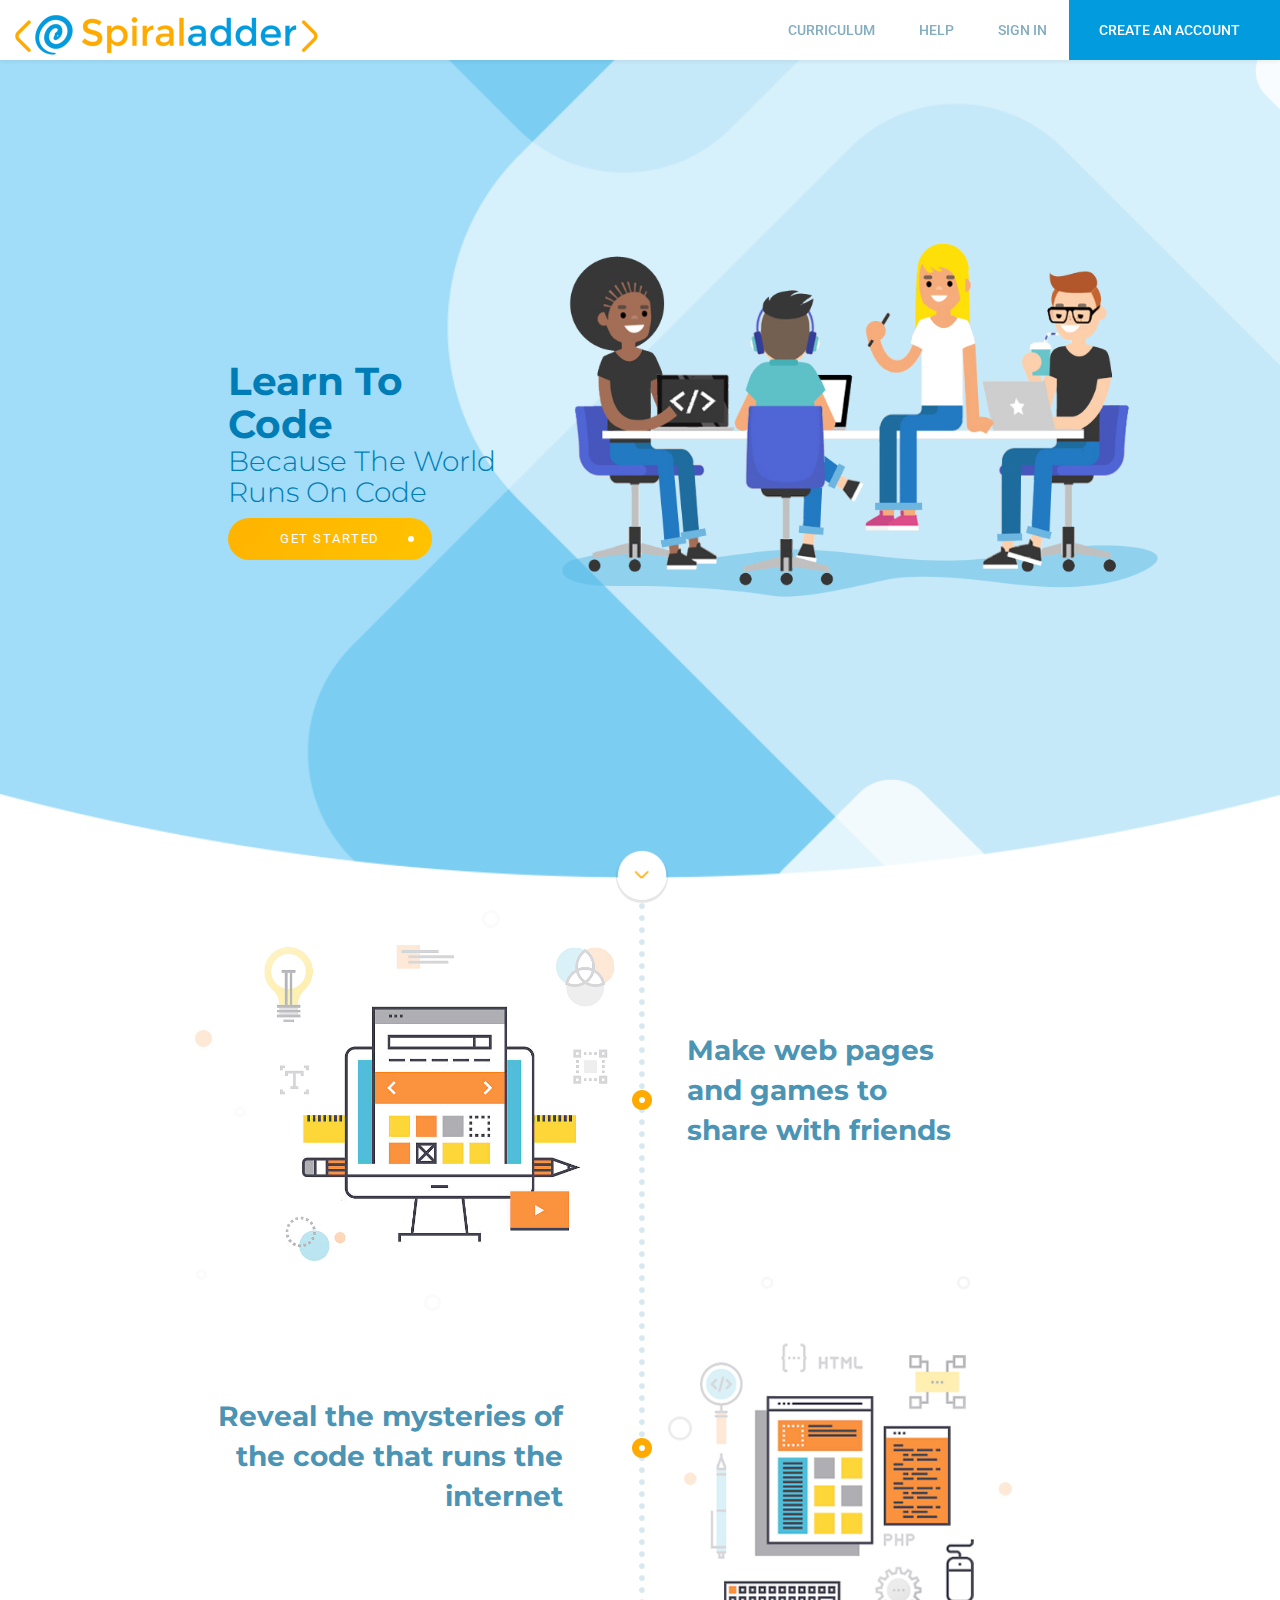
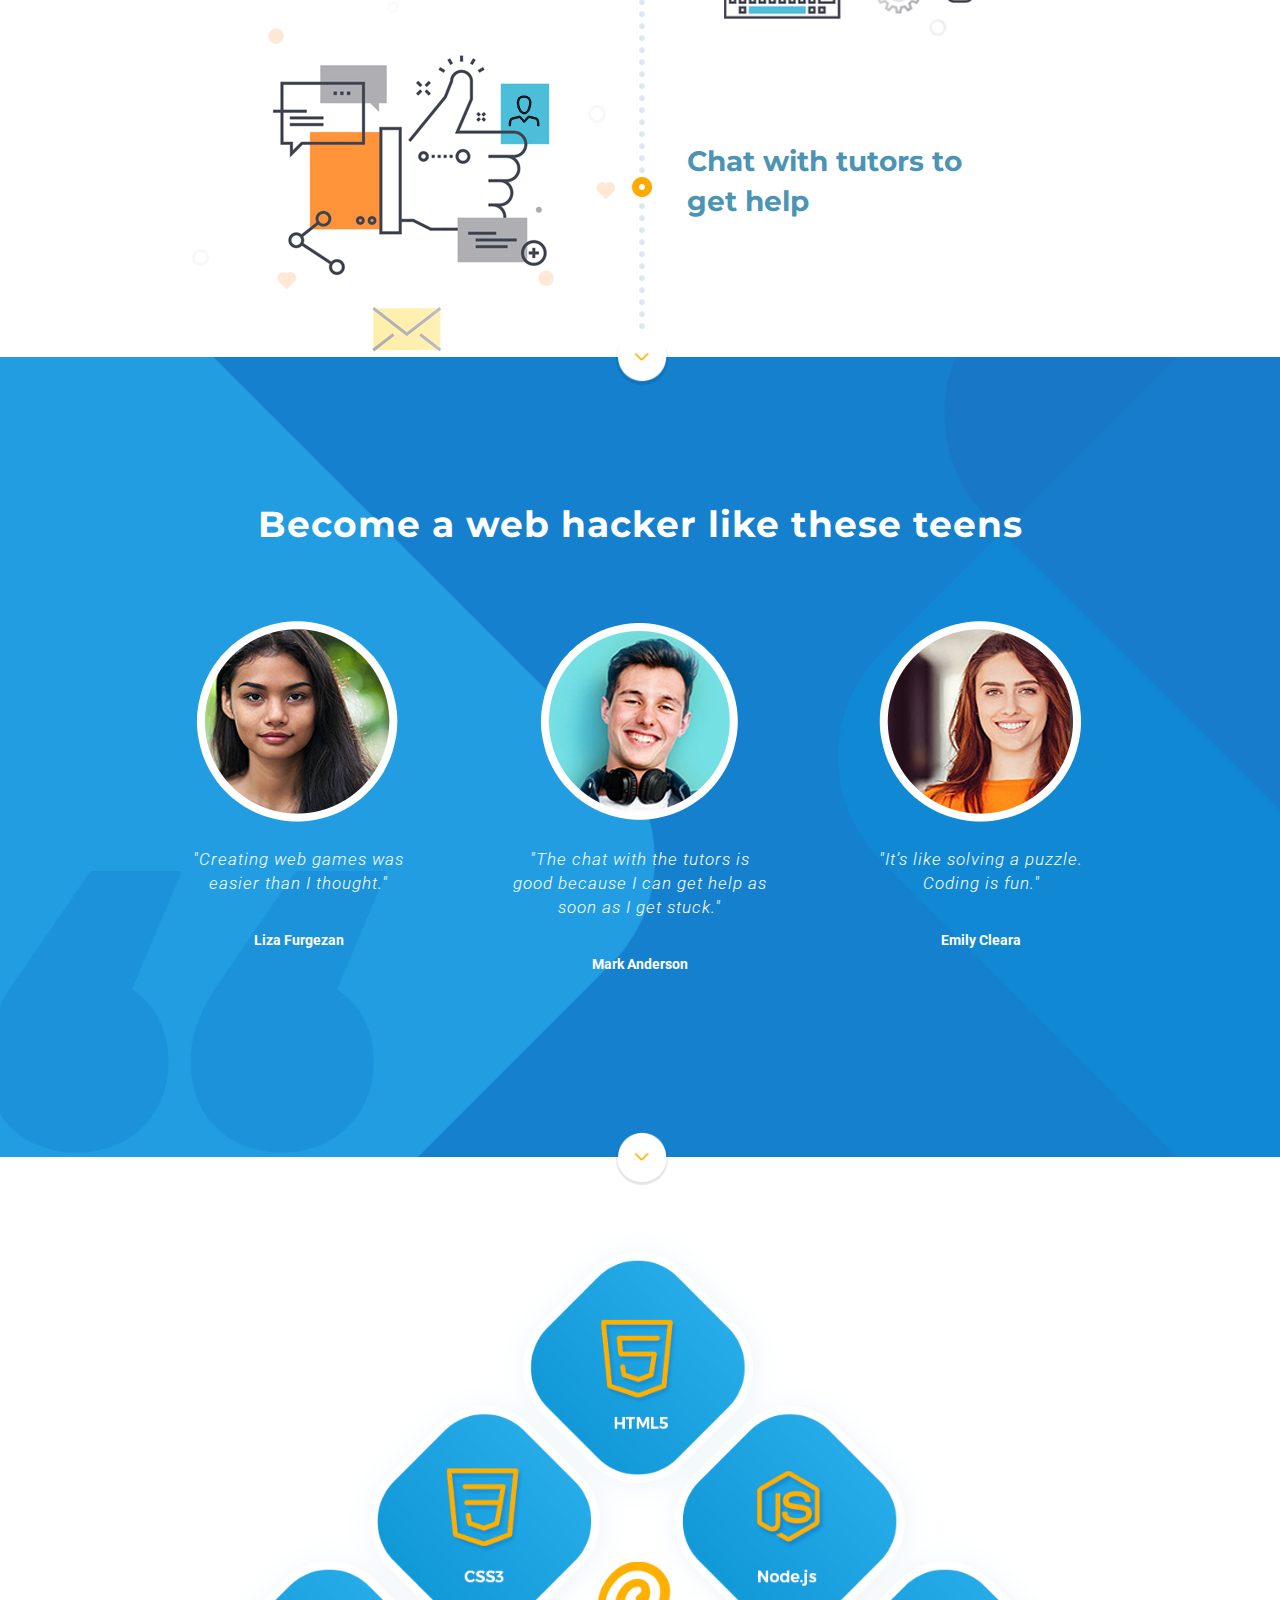
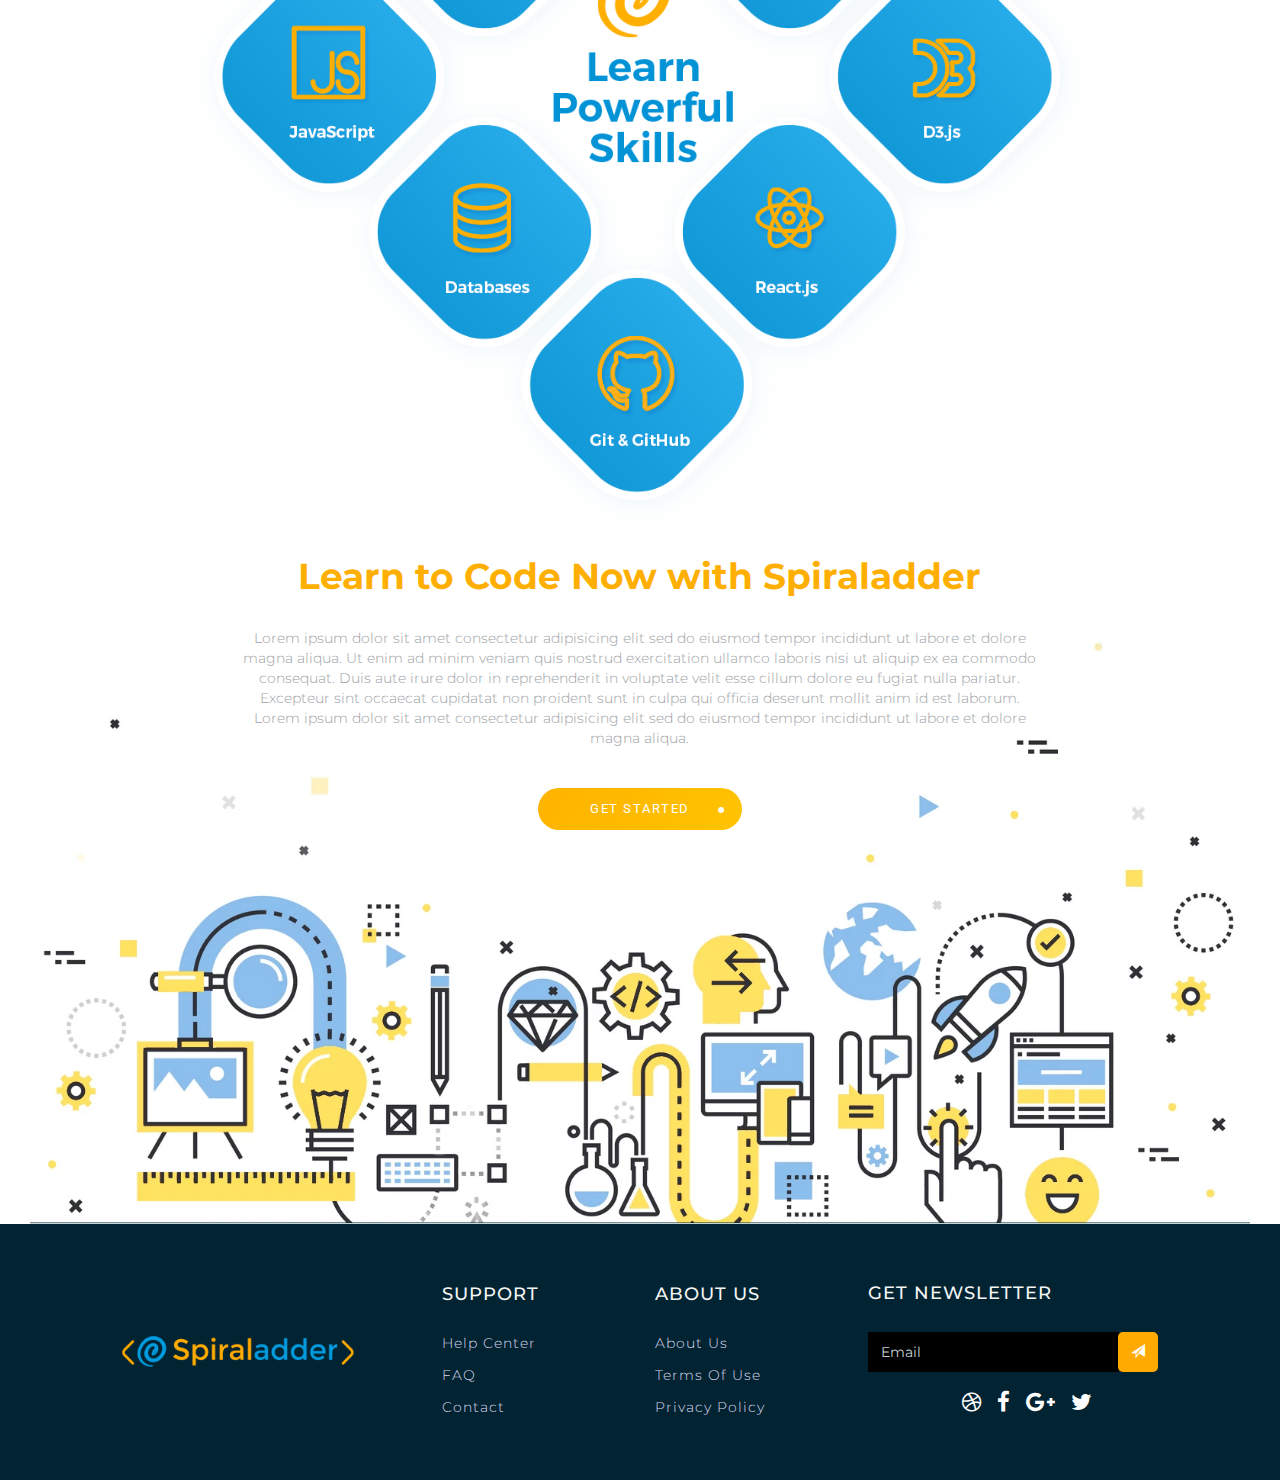
<file: index.html>
<!DOCTYPE html>
<html lang="en">

  <head>

    <meta charset="utf-8">
    <meta name="viewport" content="width=device-width, initial-scale=1, shrink-to-fit=no">
    <meta name="description" content="">
    <meta name="author" content="">

    <title>Learn to Code | Spiraladder</title>

    <!-- Bootstrap core CSS -->
    <link rel="stylesheet" href="css/bootstrap.min.css">
    <link rel="stylesheet" href="css/bootstrap-theme.min.css">

    <!-- Fonts CSS -->
    <link href="https://fonts.googleapis.com/css?family=Roboto:300,400,500,700" rel="stylesheet">
    <link href="https://fonts.googleapis.com/css?family=Montserrat:300,400,500,700,900" rel="stylesheet">
    <link rel="stylesheet" href="css/font-awesome.min.css">



    <!-- Custom styles for this template -->
    <link href="css/style.css" rel="stylesheet">

  </head>

  <body id="page-top">

    <!-- Navigation -->
    <nav role="navigation" class="navbar navbar-default navbar-fixed-top" id="mainNav">
    <div class="container-fluid">
        <!-- Brand and toggle get grouped for better mobile display -->
        <div class="navbar-header">
            <button type="button" data-target="#navbarCollapse" data-toggle="collapse" class="pull-left navbar-toggle x collapsed">
                <span class="icon-bar"></span>
                <span class="icon-bar"></span>
                <span class="icon-bar"></span>
            </button>
            <a href="index.html" class="navbar-brand"><img src="img/spiral_adder_logo.png" alt="learn to code at Spiraladder logo" class="img-responsive nav-logo"></a>
        </div>
        <!-- Collection of nav links and other content for toggling -->
        <div id="navbarCollapse" class="collapse navbar-collapse" data-toggle="collapse" data-target="#navbarCollapse">
            <ul class="nav navbar-nav navbar-right">
                <li><a href="#">Curriculum</a></li>
                <li><a href="#">Help</a></li>
                <li class="nav-signin"><a href="#">Sign In</a></li>
                <li class="nav-signup"><a href="#">Create An Account</a></li>
            </ul>
        </div>
    </div>
    </nav>
    

<div class="container-fluid hero-section sections">
  <div class="row align-middle full-screen">
    <div class="col-xs-12 col-md-3 col-md-offset-2">
      <div class="hero-text">
        <h1>Learn To Code</h1>
        <h2>Because The World Runs On Code</h2>
        <a class="btn btn-default btn-yellow" href="#" role="button">Get Started</a>
      </div>
    </div>
  <div class="col-xs-12 col-md-6">
      <div class="hero-img">
        <img src="img/hero_section_img.png"/>
      </div>
  </div>
  </div>
  <div class="scroll-row"><a href="#" class="scroll-next"></a></div>
</div>
<div class="container sections timeline-section">
  <div class="row">
    <ul class="timeline">
    <li>
        <div class="timeline-badge">
          <a><i></i></a>
        </div>
        <div class="timeline-panel">
            <div class="timeline-body">
                <img src="img/timeline_img_1.png"/>
            </div>
        </div>
    </li>
    
    <li class="timeline-inverted">
        <div class="timeline-badge">
            <a><i></i></a>
        </div>
        <div class="timeline-panel">
            <div class="timeline-body col-xs-12 col-md-8">
                <p>Make web pages and games to share with friends </p>
            </div>
        </div>
    </li>
    
    <li>
        <div class="timeline-badge">
            <a><i></i></a>
        </div>
        <div class="timeline-panel">
            <div class="timeline-body timeline-left col-xs-12 col-md-10">
                <p>Reveal the mysteries of the code that runs the internet </p>
            </div>
        </div>
    </li>
    
    <li class="timeline-inverted">
        <div class="timeline-badge">
            <a><i></i></a>
        </div>
        <div class="timeline-panel">
            <div class="timeline-body">
                <div class="timeline-body">
                <img src="img/timeline_img_2.png"/>
            </div>
            </div>
        </div>
    </li>
    
    <li>
        <div class="timeline-badge">
            <a><i></i></a>
        </div>
        <div class="timeline-panel">
            <div class="timeline-body">
                <div class="timeline-body">
                <img src="img/timeline_img_3.png"/>
            </div>
            </div>
        </div>
    </li>
    
    <li class="timeline-inverted">
        <div class="timeline-badge">
            <a><i></i></a>
        </div>
        <div class="timeline-panel">
            <div class="timeline-body col-xs-12 col-md-8">
                <p>Chat with tutors to get help </p>
            </div>
        </div>
    </li>
    <li class="clearfix no-float"></li>
    </ul>
    <ul class="timeline mobile">
    <li class="timeline-one">
        <div class="timeline-badge">
          <a><i></i></a>
        </div>
        <div class="timeline-panel">
            <div class="timeline-body">
                <img src="img/timeline_img_1.png"/>
            </div>
        </div>
    </li>
    
    <li class="timeline-inverted timeline-two">
        <div class="timeline-badge">
            <a><i></i></a>
        </div>
        <div class="timeline-panel">
            <div class="timeline-body col-xs-12 col-md-8">
                <p>Make web pages and games to share with friends </p>
            </div>
        </div>
    </li>
    
    <li class="timeline-inverted timeline-three">
        <div class="timeline-badge">
            <a><i></i></a>
        </div>
        <div class="timeline-panel">
            <div class="timeline-body">
                <div class="timeline-body">
                <img src="img/timeline_img_2.png"/>
            </div>
            </div>
        </div>
    </li>

    <li class="timeline-four">
        <div class="timeline-badge">
            <a><i></i></a>
        </div>
        <div class="timeline-panel">
            <div class="timeline-body timeline-left col-xs-12 col-md-10">
                <p>Reveal the mysteries of the code that runs the internet </p>
            </div>
        </div>
    </li>
    
    
    <li class="timeline-five">
        <div class="timeline-badge">
            <a><i></i></a>
        </div>
        <div class="timeline-panel">
            <div class="timeline-body">
                <div class="timeline-body">
                <img src="img/timeline_img_3.png"/>
            </div>
            </div>
        </div>
    </li>
    
    <li class="timeline-inverted timeline-six">
        <div class="timeline-badge">
            <a><i></i></a>
        </div>
        <div class="timeline-panel">
            <div class="timeline-body col-xs-12 col-md-8">
                <p>Chat with tutors to get help </p>
            </div>
        </div>
    </li>

    <li class="clearfix no-float"></li>
    </ul>
  </div>
  <div class="scroll-row"><a href="#" class="scroll-next"></a></div>
</div>
<div class="container-fluid testimonial sections full-screen">
    <div class="row no-m">
        <div class="col-xs-12 col-sm-12 col-md-12 col-lg-12">
          <h1>Become a web hacker like these teens</h1>
        </div>
        <div class="col-sm-12 col-md-12 col-lg-12 testimonial-row mnmp">
            <div class="row row-eq-height mnmp">
                <div class="col-sm-12 col-md-4 testimonial-col mnmp">
                    <div class="testimonial-content mnmp">
                      <img src="img/testimonial_img_1.png" />
                      <p class="quote">"Creating web games was easier than I thought."</p>
                      <p class="auther">Liza Furgezan</p>
                    </div>  
                </div>
                <div class="col-sm-12 col-md-4 testimonial-col mnmp">
                    <div class="testimonial-content mnmp">
                      <img src="img/testimonial_img_2.png" />
                      <p class="quote">"The chat with the tutors is good because I can get help as soon as I get stuck."</p>
                      <p class="auther">Mark Anderson</p>
                    </div>
                </div>
                <div class="col-sm-12 col-md-4 testimonial-col mnmp">
                    <div class="testimonial-content mnmp">
                      <img src="img/testimonial_img_3.png" />
                      <p class="quote">"It’s like solving a puzzle. Coding is fun."</p>
                      <p class="auther">Emily Cleara</p>
                    </div>
                </div>
            </div>
        </div>
    </div>
    <div class="scroll-row"><a href="#" class="scroll-next"></a></div>
    
</div>
<div class="container-fluid learn-section sections">
    <div class="col-xs-12 col-sm-12 col-md-12 col-lg-12">
        <div class="learn-img">
            <picture class="responsive-img">
                <!--[if IE 9]><video style="display: none;"><![endif]-->
                <source srcset="img/learn_img.png" media="(min-width: 641px)">
                <source srcset="learn_mobile_img.png" media="(min-width: 640px)">
                <!--[if IE 9]></video><![endif]-->
                <img src="#" srcset="img/learn_mobile_img.png" alt="Learn Powerful Skills">
                </picture>
        </div>
        <div class="row">
            <div class="col-xs-12 col-sm-10 col-md-8 col-lg-8 col-md-offset-2 learn-txt">
                <h1>Learn to Code Now with Spiraladder</h1>
                <p>Lorem ipsum dolor sit amet consectetur adipisicing elit sed do eiusmod tempor incididunt ut labore et dolore magna aliqua. Ut enim ad minim veniam quis nostrud exercitation ullamco laboris nisi ut aliquip ex ea commodo consequat. Duis aute irure dolor in reprehenderit in voluptate velit esse cillum dolore eu fugiat nulla pariatur. Excepteur sint occaecat cupidatat non proident sunt in culpa qui officia deserunt mollit anim id est laborum. Lorem ipsum dolor sit amet consectetur adipisicing elit sed do eiusmod tempor incididunt ut labore et dolore magna aliqua. </p>
                <a class="btn btn-default btn-yellow" href="">Get Started</a> 
            </div>
        </div>
    </div>
    <div class="col-xs-12 col-sm-12 col-md-12 col-lg-12">
        <div class="learn-bottom-img">
            <picture>
              <source srcset="img/bottom_bg.webp" type="image/webp">
              <source srcset="img/bottom_bg.png" type="image/png"> 
              <img src="img/bottom_bg.png">
            </picture>
        </div>
    </div>
</div>

    <!-- Footer -->
    <footer>
      <div class="container-fluid">
        <div class="row align-middle">
            <div class="col-xs-12 col-sm-12 col-md-3 col-lg-3 col-md-offset-1 col-lg-offset-1">
                <img class="footer-logo" src="img/spiral_adder_logo.png"/>
            </div>
            <div class="col-xs-12 col-sm-12 col-md-2 col-lg-2">
                <div class="footer-links">
                    <h4>Support</h4>
                    <ul>
                        <li><a href="">Help Center</a></li>
                        <li><a href="">FAQ</a></li>
                        <li><a href="">Contact</a></li>
                    </ul>
                </div>
            </div>
            <div class="col-xs-12 col-sm-12 col-md-2 col-lg-2">
                <div class="footer-links">
                    <h4>About Us</h4>
                    <ul>
                        <li><a href="">About Us</a></li>
                        <li><a href="">Terms Of Use</a></li>
                        <li><a href="">Privacy Policy</a></li>
                    </ul>
                </div>
            </div>
            <div class="col-xs-12 col-sm-12 col-md-3 col-lg-3">
                <div class="footer-links">
                    <h4>Get Newsletter</h4>
                    <div class="single">
                        <div class="input-group">
                             <input type="email" class="form-control" placeholder="Email">
                             <span class="input-group-btn">
                             <button class="btn btn-theme" type="submit"><span class="glyphicon glyphicon-send" aria-hidden="true"></span></button>
                             </span>
                        </div>
                    </div>
                    <div class="social-links">
                        <ul>
                            <li><a href=""><span class="fa fa-dribbble" aria-hidden="true"></span></a></li>
                            <li><a href=""><span class="fa fa-facebook" aria-hidden="true"></span></a></li>
                            <li><a href=""><span class="fa fa-google-plus" aria-hidden="true"></span></a></li>
                            <li><a href=""><span class="fa fa-twitter" aria-hidden="true"></span></a></li>
                        </ul>
                    </div>
                </div>
            </div>
        </div>
    </div>
      <!-- /.container -->
    </footer>
    <!-- Smooth scroll sections -->
    <script type="text/javascript">
        
    window.onload=function(){ 
        var i = 0;
        $('.scroll-next').on('click', function(e) {
          e.preventDefault();
          i++;
          var offset = $("div.sections").eq(i).offset().top;
          $('html, body').stop().animate({
            scrollTop: offset
          }, 400);
        });
    }
    </script>

    <!-- Bootstrap core JavaScript -->
    <script src="http://ajax.googleapis.com/ajax/libs/jquery/1.11.1/jquery.min.js"></script>
    <script src="http://maxcdn.bootstrapcdn.com/bootstrap/3.2.0/js/bootstrap.min.js"></script>
  </body>

</html>
</file>
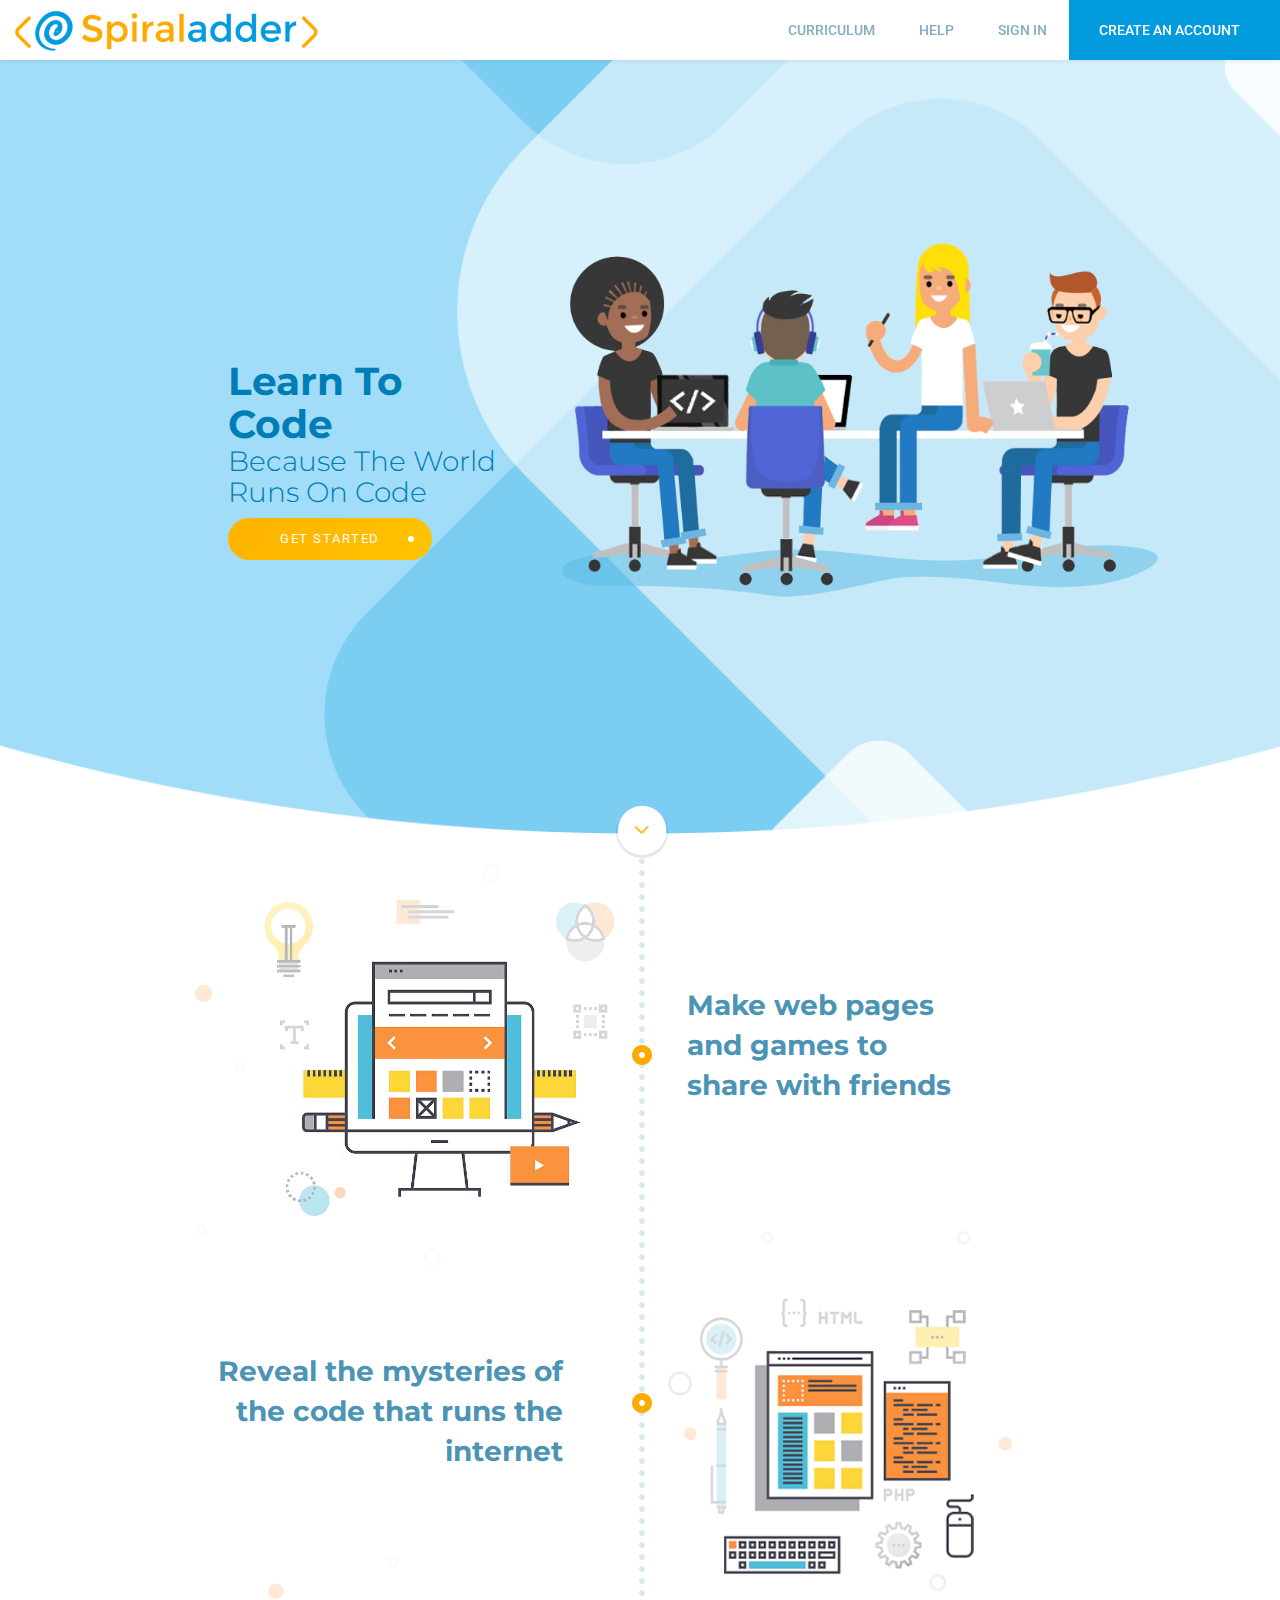
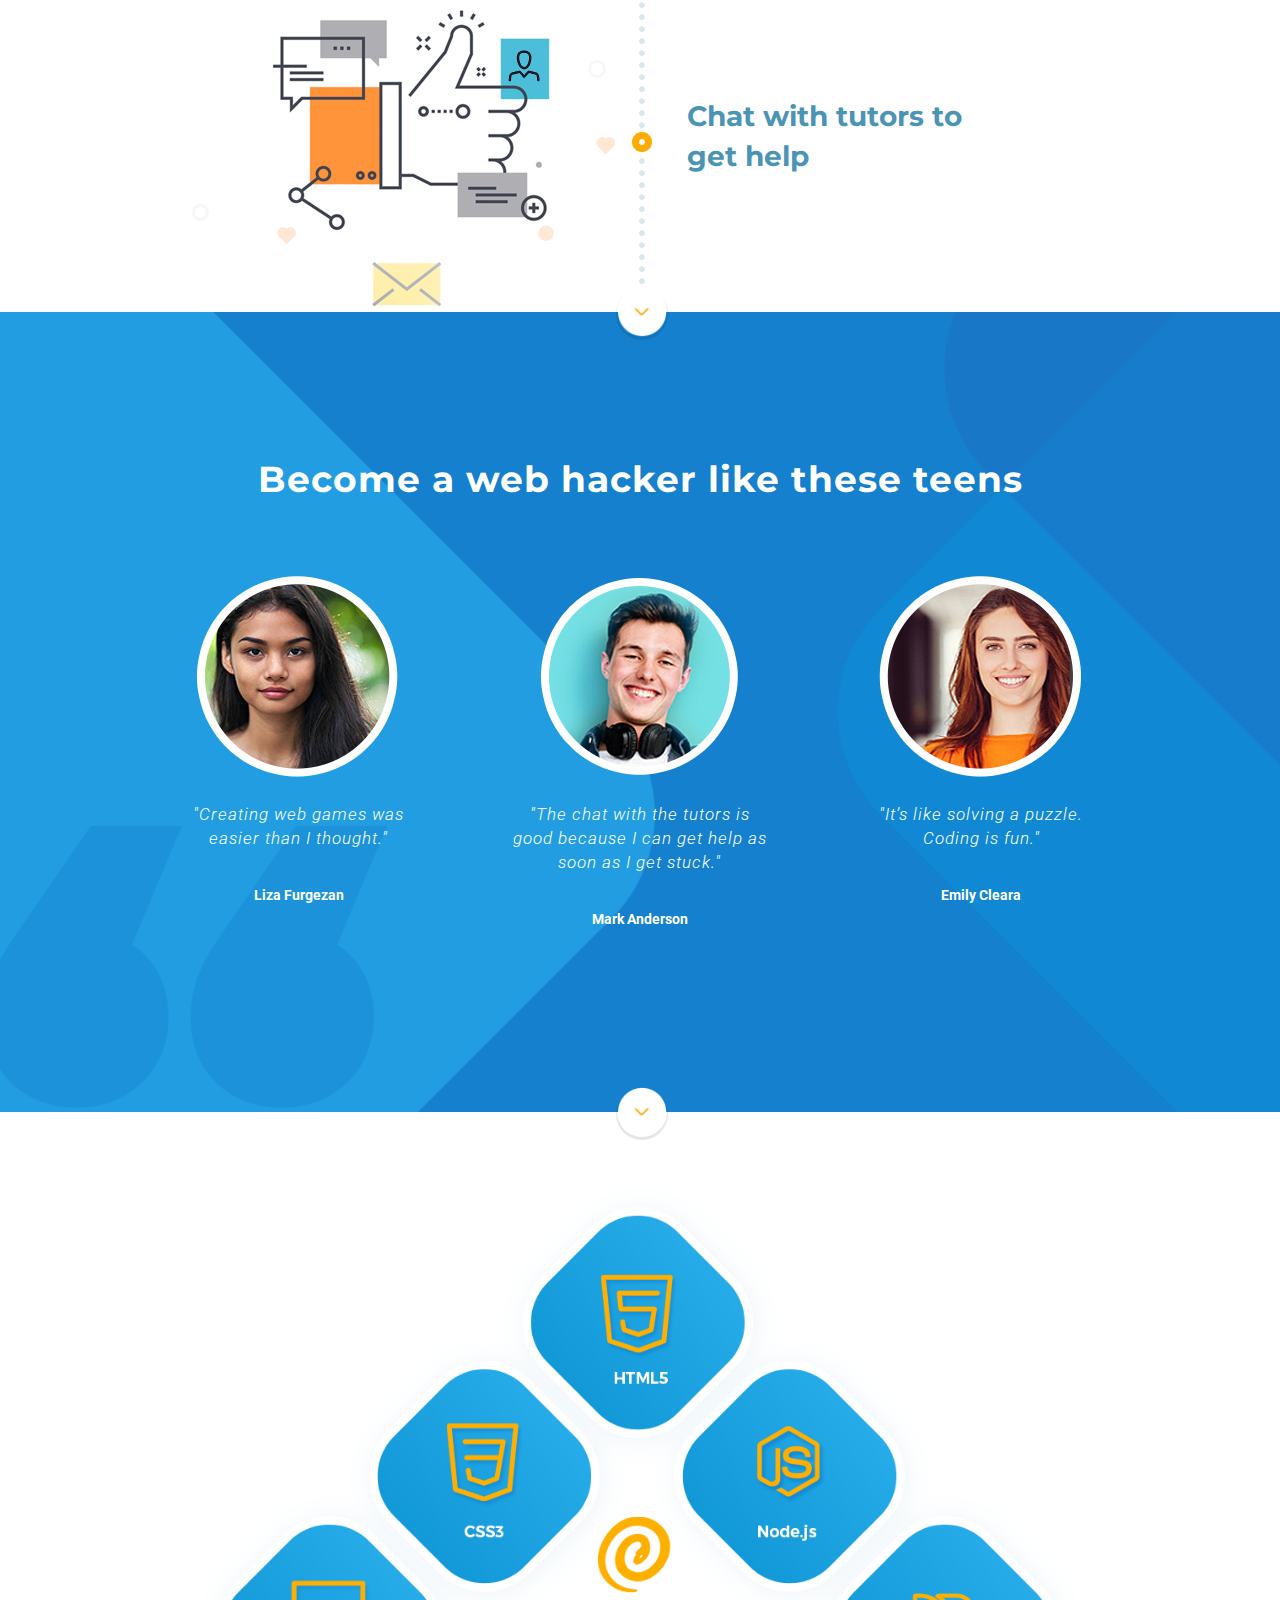
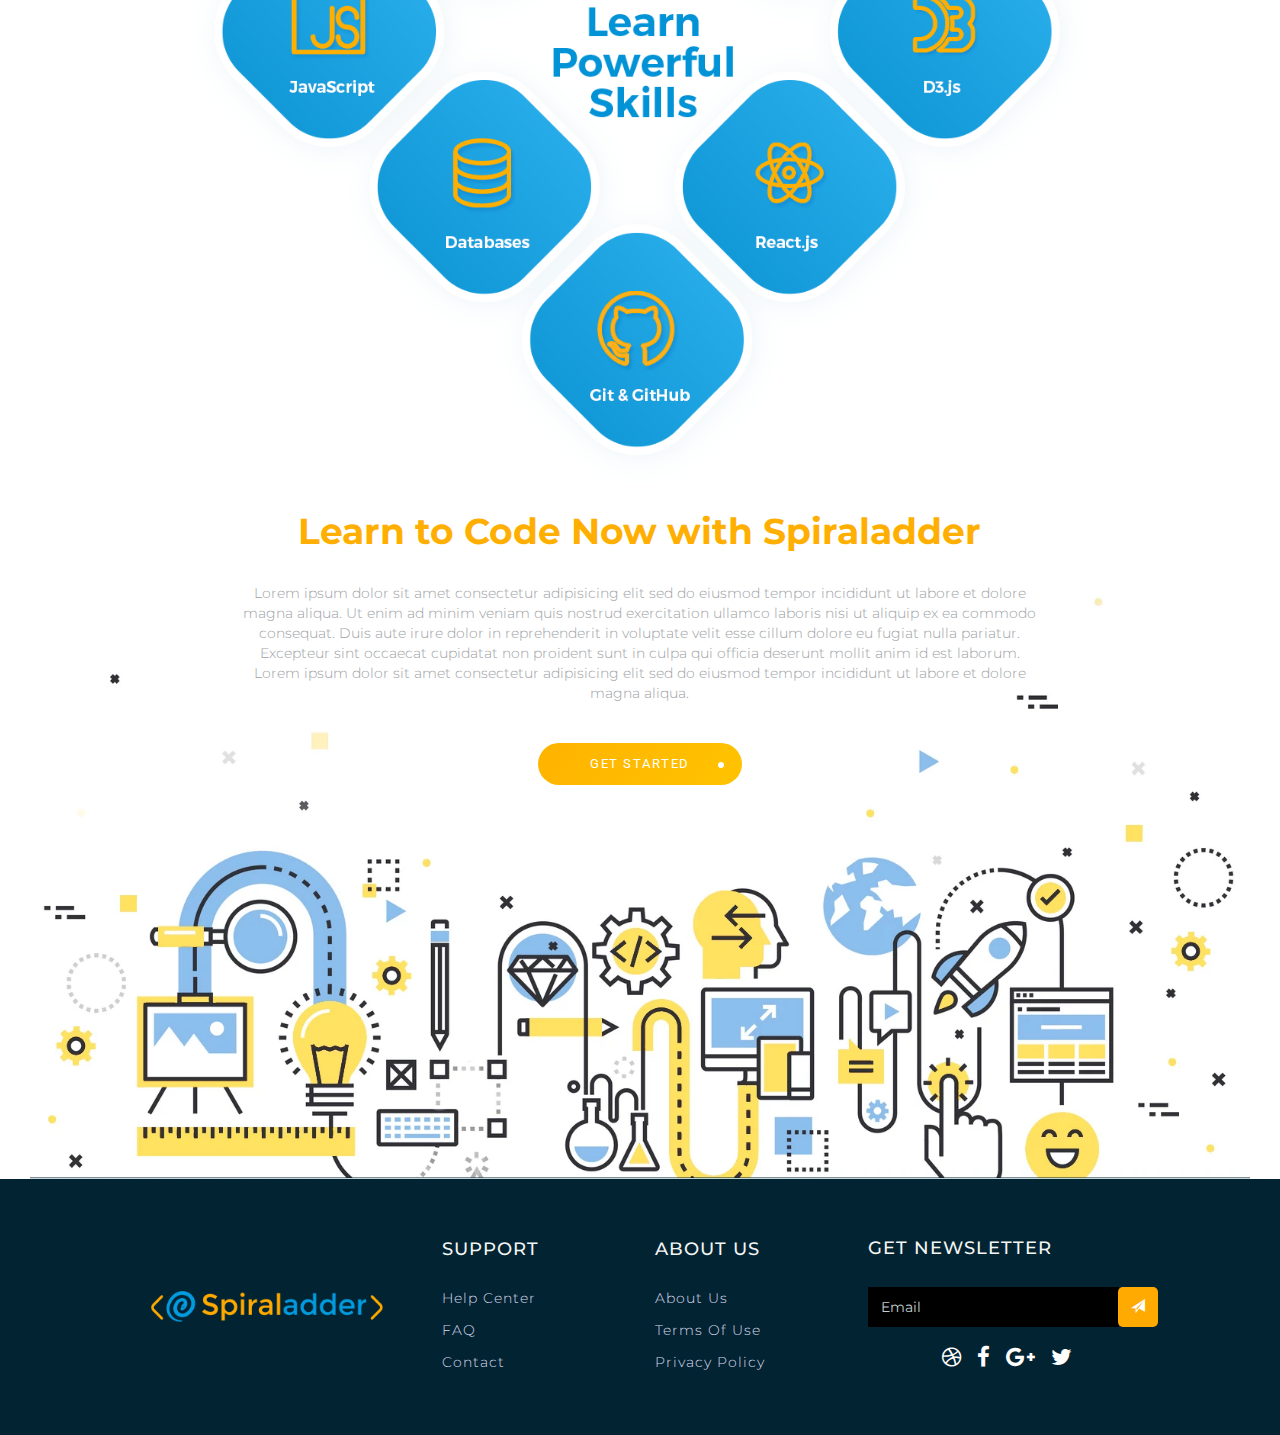
<file: sprial_ladder/index.html>
<!DOCTYPE html>
<html lang="en">

  <head>

    <meta charset="utf-8">
    <meta name="viewport" content="width=device-width, initial-scale=1, shrink-to-fit=no">
    <meta name="description" content="">
    <meta name="author" content="">

    <title>Learn to Code | Spiraladder</title>

    <!-- Bootstrap core CSS -->
    <link rel="stylesheet" href="css/bootstrap.min.css">
    <link rel="stylesheet" href="css/bootstrap-theme.min.css">

    <!-- Fonts CSS -->
    <link href="https://fonts.googleapis.com/css?family=Roboto:300,400,500,700" rel="stylesheet">
    <link href="https://fonts.googleapis.com/css?family=Montserrat:300,400,500,700,900" rel="stylesheet">
    <link rel="stylesheet" href="css/font-awesome.min.css">



    <!-- Custom styles for this template -->
    <link href="css/style.css" rel="stylesheet">

  </head>

  <body id="page-top">

    <!-- Navigation -->
    <nav role="navigation" class="navbar navbar-default navbar-fixed-top" id="mainNav">
    <div class="container-fluid">
        <!-- Brand and toggle get grouped for better mobile display -->
        <div class="navbar-header">
            <button type="button" data-target="#navbarCollapse" data-toggle="collapse" class="navbar-toggle x collapsed">
                <span class="icon-bar"></span>
                <span class="icon-bar"></span>
                <span class="icon-bar"></span>
            </button>
            <a href="index.html" class="navbar-brand"><img src="img/spiral_adder_logo.png" alt="learn to code at Spiraladder logo" class="img-responsive nav-logo"></a>
        </div>
        <!-- Collection of nav links and other content for toggling -->
        <div id="navbarCollapse" class="collapse navbar-collapse" data-toggle="collapse" data-target="#navbarCollapse">
            <ul class="nav navbar-nav navbar-right">
                <li><a href="#">Curriculum</a></li>
                <li><a href="#">Help</a></li>
                <li class="nav-signin"><a href="#">Sign In</a></li>
                <li class="nav-signup"><a href="#">Create An Account</a></li>
            </ul>
        </div>
    </div>
    </nav>
    

<div class="container-fluid hero-section sections">
  <div class="row align-middle full-screen">
    <div class="col-xs-12 col-md-3 col-md-offset-2">
      <div class="hero-text">
        <h1>Learn To Code</h1>
        <h2>Because The World Runs On Code</h2>
        <a class="btn btn-default btn-yellow" href="#" role="button">Get Started</a>
      </div>
    </div>
  <div class="col-xs-12 col-md-6">
      <div class="hero-img">
        <img src="img/hero_section_img.png"/>
      </div>
  </div>
  </div>
  <div class="scroll-row"><a href="#" class="scroll-next"></a></div>
</div>
<div class="container sections timeline-section">
  <div class="row">
    <ul class="timeline">
    <li>
        <div class="timeline-badge">
          <a><i></i></a>
        </div>
        <div class="timeline-panel">
            <div class="timeline-body">
                <img src="img/timeline_img_1.png"/>
            </div>
        </div>
    </li>
    
    <li class="timeline-inverted">
        <div class="timeline-badge">
            <a><i></i></a>
        </div>
        <div class="timeline-panel">
            <div class="timeline-body col-xs-12 col-md-8">
                <p>Make web pages and games to share with friends </p>
            </div>
        </div>
    </li>
    
    <li>
        <div class="timeline-badge">
            <a><i></i></a>
        </div>
        <div class="timeline-panel">
            <div class="timeline-body timeline-left col-xs-12 col-md-10">
                <p>Reveal the mysteries of the code that runs the internet </p>
            </div>
        </div>
    </li>
    
    <li class="timeline-inverted">
        <div class="timeline-badge">
            <a><i></i></a>
        </div>
        <div class="timeline-panel">
            <div class="timeline-body">
                <div class="timeline-body">
                <img src="img/timeline_img_2.png"/>
            </div>
            </div>
        </div>
    </li>
    
    <li>
        <div class="timeline-badge">
            <a><i></i></a>
        </div>
        <div class="timeline-panel">
            <div class="timeline-body">
                <div class="timeline-body">
                <img src="img/timeline_img_3.png"/>
            </div>
            </div>
        </div>
    </li>
    
    <li class="timeline-inverted">
        <div class="timeline-badge">
            <a><i></i></a>
        </div>
        <div class="timeline-panel">
            <div class="timeline-body col-xs-12 col-md-8">
                <p>Chat with tutors to get help </p>
            </div>
        </div>
    </li>
    <li class="clearfix no-float"></li>
    </ul>
    <ul class="timeline mobile">
    <li class="timeline-one">
        <div class="timeline-badge">
          <a><i></i></a>
        </div>
        <div class="timeline-panel">
            <div class="timeline-body">
                <img src="img/timeline_img_1.png"/>
            </div>
        </div>
    </li>
    
    <li class="timeline-inverted timeline-two">
        <div class="timeline-badge">
            <a><i></i></a>
        </div>
        <div class="timeline-panel">
            <div class="timeline-body col-xs-12 col-md-8">
                <p>Make web pages and games to share with friends </p>
            </div>
        </div>
    </li>
    
    <li class="timeline-inverted timeline-three">
        <div class="timeline-badge">
            <a><i></i></a>
        </div>
        <div class="timeline-panel">
            <div class="timeline-body">
                <div class="timeline-body">
                <img src="img/timeline_img_2.png"/>
            </div>
            </div>
        </div>
    </li>

    <li class="timeline-four">
        <div class="timeline-badge">
            <a><i></i></a>
        </div>
        <div class="timeline-panel">
            <div class="timeline-body timeline-left col-xs-12 col-md-10">
                <p>Reveal the mysteries of the code that runs the internet </p>
            </div>
        </div>
    </li>
    
    
    <li class="timeline-five">
        <div class="timeline-badge">
            <a><i></i></a>
        </div>
        <div class="timeline-panel">
            <div class="timeline-body">
                <div class="timeline-body">
                <img src="img/timeline_img_3.png"/>
            </div>
            </div>
        </div>
    </li>
    
    <li class="timeline-inverted timeline-six">
        <div class="timeline-badge">
            <a><i></i></a>
        </div>
        <div class="timeline-panel">
            <div class="timeline-body col-xs-12 col-md-8">
                <p>Chat with tutors to get help </p>
            </div>
        </div>
    </li>

    <li class="clearfix no-float"></li>
    </ul>
  </div>
  <div class="scroll-row"><a href="#" class="scroll-next"></a></div>
</div>
<div class="container-fluid testimonial sections full-screen">
    <div class="row no-m">
        <div class="col-xs-12 col-sm-12 col-md-12 col-lg-12">
          <h1>Become a web hacker like these teens</h1>
        </div>
        <div class="col-sm-12 col-md-12 col-lg-12 testimonial-row mnmp">
            <div class="row row-eq-height mnmp">
                <div class="col-sm-12 col-md-4 testimonial-col mnmp">
                    <div class="testimonial-content mnmp">
                      <img src="img/testimonial_img_1.png" />
                      <p class="quote">"Creating web games was easier than I thought."</p>
                      <p class="auther">Liza Furgezan</p>
                    </div>  
                </div>
                <div class="col-sm-12 col-md-4 testimonial-col mnmp">
                    <div class="testimonial-content mnmp">
                      <img src="img/testimonial_img_2.png" />
                      <p class="quote">"The chat with the tutors is good because I can get help as soon as I get stuck."</p>
                      <p class="auther">Mark Anderson</p>
                    </div>
                </div>
                <div class="col-sm-12 col-md-4 testimonial-col mnmp">
                    <div class="testimonial-content mnmp">
                      <img src="img/testimonial_img_3.png" />
                      <p class="quote">"It’s like solving a puzzle. Coding is fun."</p>
                      <p class="auther">Emily Cleara</p>
                    </div>
                </div>
            </div>
        </div>
    </div>
    <div class="scroll-row"><a href="#" class="scroll-next"></a></div>
    
</div>
<div class="container-fluid learn-section sections">
    <div class="col-xs-12 col-sm-12 col-md-12 col-lg-12">
        <div class="learn-img">
            <picture class="responsive-img">
                <!--[if IE 9]><video style="display: none;"><![endif]-->
                <source srcset="img/learn_img.png" media="(min-width: 641px)">
                <source srcset="learn_mobile_img.png" media="(min-width: 640px)">
                <!--[if IE 9]></video><![endif]-->
                <img src="#" srcset="img/learn_mobile_img.png" alt="Learn Powerful Skills">
                </picture>
        </div>
        <div class="row">
            <div class="col-xs-12 col-sm-10 col-md-8 col-lg-8 col-md-offset-2 learn-txt">
                <h1>Learn to Code Now with Spiraladder</h1>
                <p>Lorem ipsum dolor sit amet consectetur adipisicing elit sed do eiusmod tempor incididunt ut labore et dolore magna aliqua. Ut enim ad minim veniam quis nostrud exercitation ullamco laboris nisi ut aliquip ex ea commodo consequat. Duis aute irure dolor in reprehenderit in voluptate velit esse cillum dolore eu fugiat nulla pariatur. Excepteur sint occaecat cupidatat non proident sunt in culpa qui officia deserunt mollit anim id est laborum. Lorem ipsum dolor sit amet consectetur adipisicing elit sed do eiusmod tempor incididunt ut labore et dolore magna aliqua. </p>
                <a class="btn btn-default btn-yellow" href="">Get Started</a> 
            </div>
        </div>
    </div>
    <div class="col-xs-12 col-sm-12 col-md-12 col-lg-12">
        <div class="learn-bottom-img">
            <picture>
              <source srcset="img/bottom_bg.webp" type="image/webp">
              <source srcset="img/bottom_bg.png" type="image/png"> 
              <img src="img/bottom_bg.png">
            </picture>
        </div>
    </div>
</div>

    <!-- Footer -->
    <footer>
      <div class="container-fluid">
        <div class="row align-middle">
            <div class="col-xs-12 col-sm-12 col-md-3 col-lg-3 col-md-offset-1 col-lg-offset-1 footer-logo-col">
                <img class="footer-logo" src="img/spiral_adder_logo.png"/>
            </div>
            <div class="col-xs-12 col-sm-12 col-md-2 col-lg-2">
                <div class="footer-links">
                    <h4>Support</h4>
                    <ul>
                        <li><a href="">Help Center</a></li>
                        <li><a href="">FAQ</a></li>
                        <li><a href="">Contact</a></li>
                    </ul>
                </div>
            </div>
            <div class="col-xs-12 col-sm-12 col-md-2 col-lg-2">
                <div class="footer-links">
                    <h4>About Us</h4>
                    <ul>
                        <li><a href="">About Us</a></li>
                        <li><a href="">Terms Of Use</a></li>
                        <li><a href="">Privacy Policy</a></li>
                    </ul>
                </div>
            </div>
            <div class="col-xs-12 col-sm-12 col-md-3 col-lg-3">
                <div class="footer-links">
                    <h4>Get Newsletter</h4>
                    <div class="single">
                        <div class="input-group">
                             <input type="email" class="form-control" placeholder="Email">
                             <span class="input-group-btn">
                             <button class="btn btn-theme" type="submit"><span class="glyphicon glyphicon-send" aria-hidden="true"></span></button>
                             </span>
                        </div>
                    </div>
                    <div class="social-links">
                        <ul>
                            <li><a href=""><span class="fa fa-dribbble" aria-hidden="true"></span></a></li>
                            <li><a href=""><span class="fa fa-facebook" aria-hidden="true"></span></a></li>
                            <li><a href=""><span class="fa fa-google-plus" aria-hidden="true"></span></a></li>
                            <li><a href=""><span class="fa fa-twitter" aria-hidden="true"></span></a></li>
                        </ul>
                    </div>
                </div>
            </div>
        </div>
    </div>
      <!-- /.container -->
    </footer>
    <!-- Smooth scroll sections -->
    <script type="text/javascript">
        
    window.onload=function(){ 
        var i = 0;
        $('.scroll-next').on('click', function(e) {
          e.preventDefault();
          i++;
          var offset = $("div.sections").eq(i).offset().top;
          $('html, body').stop().animate({
            scrollTop: offset
          }, 400);
        });
    }
    </script>

    <!-- Bootstrap core JavaScript -->
    <script src="http://ajax.googleapis.com/ajax/libs/jquery/1.11.1/jquery.min.js"></script>
    <script src="http://maxcdn.bootstrapcdn.com/bootstrap/3.2.0/js/bootstrap.min.js"></script>
  </body>

</html>
</file>
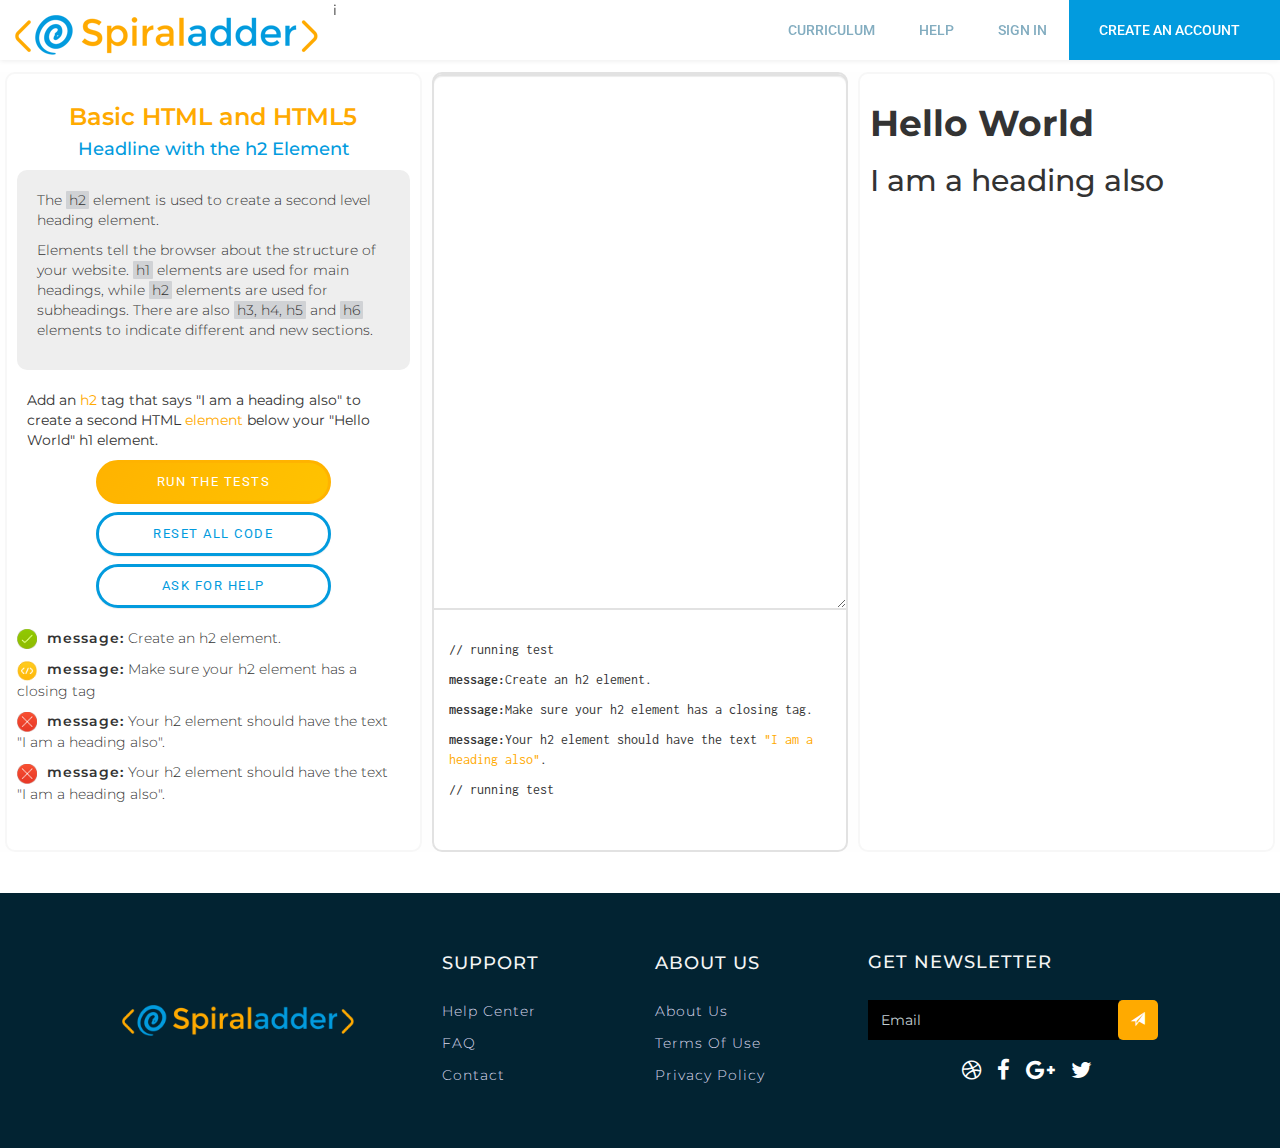
<file: HTML-playground.html>
<!DOCTYPE html>
<html lang="en">

  <head>

    <meta charset="utf-8">
    <meta name="viewport" content="width=device-width, initial-scale=1, shrink-to-fit=no">
    <meta name="description" content="">
    <meta name="author" content="">

    <title>Learn to Code | Spiraladder</title>

    <!-- Bootstrap core CSS -->
    <link rel="stylesheet" href="css/bootstrap.min.css">
    <link rel="stylesheet" href="css/bootstrap-theme.min.css">

    <!-- Fonts CSS -->
    <link href="https://fonts.googleapis.com/css?family=Roboto:100,300,400,500,600,700" rel="stylesheet">
    <link href="https://fonts.googleapis.com/css?family=Montserrat:100,300,400,500,700,900" rel="stylesheet">
    <link href="https://fonts.googleapis.com/css?family=Inconsolata:400,700" rel="stylesheet">
    <link rel="stylesheet" href="css/font-awesome.min.css">



    <!-- Custom styles for this template -->
    <link href="css/style.css" rel="stylesheet">

  </head>

  <body id="page-top">

    <!-- Navigation -->
    <nav role="navigation" class="navbar navbar-default navbar-fixed-top" id="mainNav">
    <div class="container-fluid">
        <!-- Brand and toggle get grouped for better mobile display -->
        <div class="navbar-header">
            i<button type="button" data-target="#navbarCollapse" data-toggle="collapse" class="pull-left navbar-toggle x collapsed">
                <span class="icon-bar"></span>
                <span class="icon-bar"></span>
                <span class="icon-bar"></span>
            </button>
            <a href="index.html" class="navbar-brand"><img src="img/spiral_adder_logo.png" alt="learn to code at Spiraladder logo" class="img-responsive nav-logo"></a>
        </div>
        <!-- Collection of nav links and other content for toggling -->
        <div id="navbarCollapse" class="collapse navbar-collapse" data-toggle="collapse" data-target="#navbarCollapse">
            <ul class="nav navbar-nav navbar-right">
                <li><a href="#">Curriculum</a></li>
                <li><a href="#">Help</a></li>
                <li class="nav-signin"><a href="#">Sign In</a></li>
                <li class="nav-signup"><a href="#">Create An Account</a></li>
            </ul>
        </div>
    </div>
    </nav>
    

<div class="container-fluid lesson-content">
    <div class="row">
        <div class="col-sm-12 col-md-4 col-lg-4">
            <div class="lessons-col">
                <h3 class="text-center yellow-text fw-600">Basic HTML and HTML5</h3>
                <h4 class="text-center blue-text">Headline with the h2 Element</h4>
                <div class="lesson-quote">
                    <p>The <span class="highlight">h2</span> element is used to create a second level heading element.</p>
                    <p>Elements tell the browser about the structure of your website. <span class="highlight">h1</span> elements are used for main headings, while <span class="highlight">h2</span> elements are used for subheadings. There are also <span class="highlight">h3, h4, h5</span> and <span class="highlight">h6</span> elements to indicate different and new sections.</p>
                    </p>
                </div>
                <p class="lesson-text">Add an <span class="yellow-text">h2</span> tag that says "I am a heading also" to create a second HTML <span class="yellow-text">element</span> below your "Hello World" h1 element.</p>
                <div class="text-center">
                    <a class="btn btn-default btn-yellow clearfix" href="#" role="button">run the tests</a>
                    <a class="btn btn-default btn-blue-line clearfix" href="#" role="button">reset all code</a>
                    <a class="btn btn-default btn-blue-line clearfix" href="#" role="button">ask for help</a>
                </div>
                <div class="lesson-warnings">
                    <p><img src="img/success-icon.png"><span class="fw-600">message:</span> Create an h2 element.</p>
                    <p><img src="img/warning-icon.png"><span class="fw-600">message:</span> Make sure your h2 element has a closing tag</p>
                    <p><img src="img/error-icon.png"><span class="fw-600">message:</span> Your h2 element should have the text "I am a heading also".</p>
                    <p><img src="img/error-icon.png"><span class="fw-600">message:</span> Your h2 element should have the text "I am a heading also".</p>
                </div>
            </div>
        </div>
        
        <div class="col-sm-12 col-md-4 col-lg-4">
            <div class="lessons-col" id="code-input">
                <textarea class="form-control" rows="26"></textarea>
                <div class="code-warnings">
                    <p class="blue-text test-start">// running test</p>
                    <p class="code-message"><span class="fw-600">message:</span>Create an h2 element.</p>
                    <p class="code-message"><span class="fw-600">message:</span>Make sure your h2 element has a closing tag.</p>
                    <p class="code-message"><span class="fw-600">message:</span>Your h2 element should have the text <span class="yellow-text">"I am a heading also"</span>.</p>
                    <p class="blue-text test-end">// running test</p>

                </div>
            </div>
        </div>

        <div class="col-sm-12 col-md-4 col-lg-4">
            <div class="lessons-col" id="code-output">
            <h1>Hello World</h1>
            <h2>I am a heading also</h2>
            </div>
        </div>
        
    </div>
</div>

    <!-- Footer -->
    <footer>
      <div class="container-fluid">
        <div class="row align-middle">
            <div class="col-xs-12 col-sm-12 col-md-3 col-lg-3 col-md-offset-1 col-lg-offset-1">
                <img class="footer-logo" src="img/spiral_adder_logo.png"/>
            </div>
            <div class="col-xs-12 col-sm-12 col-md-2 col-lg-2">
                <div class="footer-links">
                    <h4>Support</h4>
                    <ul>
                        <li><a href="">Help Center</a></li>
                        <li><a href="">FAQ</a></li>
                        <li><a href="">Contact</a></li>
                    </ul>
                </div>
            </div>
            <div class="col-xs-12 col-sm-12 col-md-2 col-lg-2">
                <div class="footer-links">
                    <h4>About Us</h4>
                    <ul>
                        <li><a href="">About Us</a></li>
                        <li><a href="">Terms Of Use</a></li>
                        <li><a href="">Privacy Policy</a></li>
                    </ul>
                </div>
            </div>
            <div class="col-xs-12 col-sm-12 col-md-3 col-lg-3">
                <div class="footer-links">
                    <h4>Get Newsletter</h4>
                    <div class="single">
                        <div class="input-group">
                             <input type="email" class="form-control" placeholder="Email">
                             <span class="input-group-btn">
                             <button class="btn btn-theme" type="submit"><span class="glyphicon glyphicon-send" aria-hidden="true"></span></button>
                             </span>
                        </div>
                    </div>
                    <div class="social-links">
                        <ul>
                            <li><a href=""><span class="fa fa-dribbble" aria-hidden="true"></span></a></li>
                            <li><a href=""><span class="fa fa-facebook" aria-hidden="true"></span></a></li>
                            <li><a href=""><span class="fa fa-google-plus" aria-hidden="true"></span></a></li>
                            <li><a href=""><span class="fa fa-twitter" aria-hidden="true"></span></a></li>
                    </div>
                </div>
            </div>
        </div>
      </div>
      <!-- /.container -->
    </footer>

    <!-- Bootstrap core JavaScript -->
    <script src="http://ajax.googleapis.com/ajax/libs/jquery/1.11.1/jquery.min.js"></script>
    <script src="http://maxcdn.bootstrapcdn.com/bootstrap/3.2.0/js/bootstrap.min.js"></script>
    <script type="text/javascript">
    
    </script>
  </body>

</html>
</file>
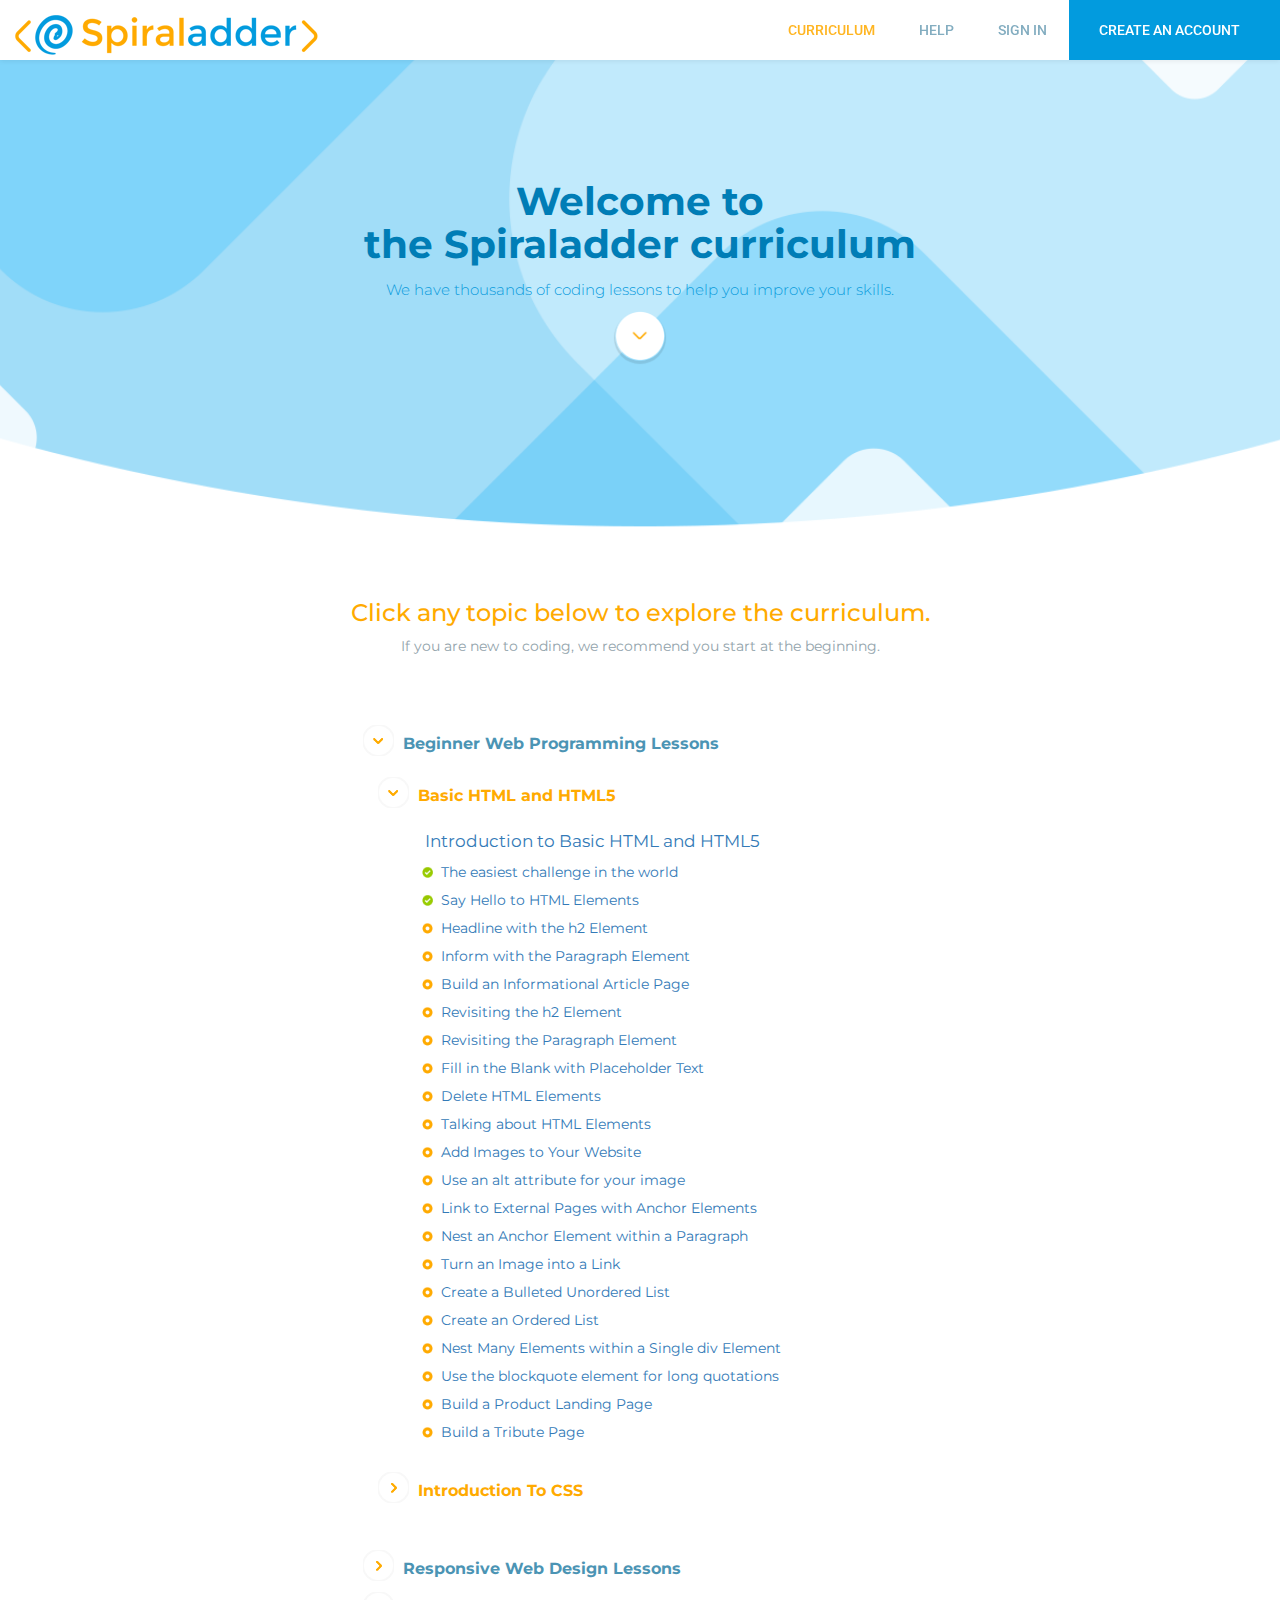
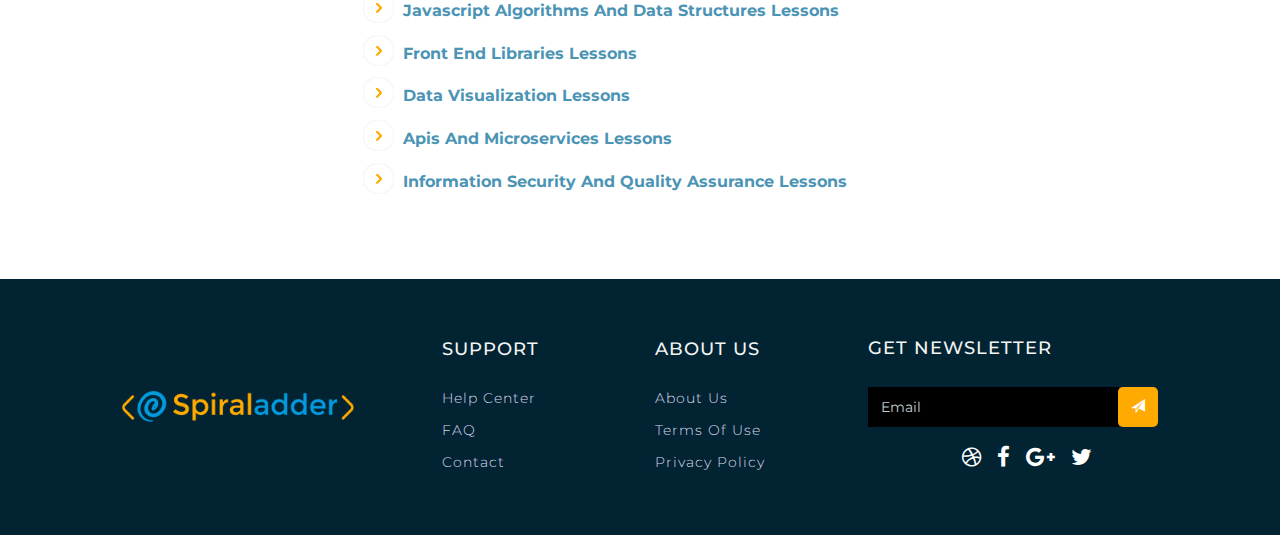
<file: learn.html>
<!DOCTYPE html>
<html lang="en">

  <head>

    <meta charset="utf-8">
    <meta name="viewport" content="width=device-width, initial-scale=1, shrink-to-fit=no">
    <meta name="description" content="">
    <meta name="author" content="">

    <title>Learn to Code | Spiraladder</title>

    <!-- Bootstrap core CSS -->
    <link rel="stylesheet" href="css/bootstrap.min.css">
    <link rel="stylesheet" href="css/bootstrap-theme.min.css">

    <!-- Fonts CSS -->
    <link href="https://fonts.googleapis.com/css?family=Roboto:300,400,500,700" rel="stylesheet">
    <link href="https://fonts.googleapis.com/css?family=Montserrat:300,400,500,700,900" rel="stylesheet">
    <link rel="stylesheet" href="css/font-awesome.min.css">



    <!-- Custom styles for this template -->
    <link href="css/style.css" rel="stylesheet">

  </head>

  <body id="page-top">

    <!-- Navigation -->
    <nav role="navigation" class="navbar navbar-default navbar-fixed-top" id="mainNav">
    <div class="container-fluid">
        <!-- Brand and toggle get grouped for better mobile display -->
        <div class="navbar-header">
            <button type="button" data-target="#navbarCollapse" data-toggle="collapse" class="pull-left navbar-toggle x collapsed">
                <span class="icon-bar"></span>
                <span class="icon-bar"></span>
                <span class="icon-bar"></span>
            </button>
            <a href="index.html" class="navbar-brand"><img src="img/spiral_adder_logo.png" alt="learn to code at Spiraladder logo" class="img-responsive nav-logo"></a>
        </div>
        <!-- Collection of nav links and other content for toggling -->
        <div id="navbarCollapse" class="collapse navbar-collapse" data-toggle="collapse" data-target="#navbarCollapse">
            <ul class="nav navbar-nav navbar-right">
                <li class="active"><a href="#">Curriculum</a></li>
                <li><a href="#">Help</a></li>
                <li class="nav-signin"><a href="#">Sign In</a></li>
                <li class="nav-signup"><a href="#">Create An Account</a></li>
            </ul>
        </div>
    </div>
    </nav>
    

<div class="container-fluid learn-header sections">
  <div class="row page-title">
    <div class="col-xs-12 col-sm-12 col-md-12 col-lg-12">
      <div class="hero-text">
        <h1>Welcome to <br />the Spiraladder curriculum</h1>
        <p>We have thousands of coding lessons to help you improve your skills.</p>
      </div>
    </div>
  </div>
  <div class="scroll-next"><a href="#"></a></div>
</div>

<div class="container sections">
  <div class="row">
    <div class="col-xs-12 col-sm-12 col-md-8 col-lg-8 col-md-offset-2 text-center curriculum-title">
        <h3 class="yellow-text">Click any topic below to explore the curriculum.</h3>
        <p>If you are new to coding, we recommend you start at the beginning.</p>
    </div>
    <div class="col-xs-12 col-sm-12 col-md-8 col-lg-8 col-md-offset-3 curriculum">

        <div class="panel-group outter-accordian" id="accordion1">
          <div class="panel panel-default">
            <div class="panel-heading">
              <h4 class="panel-title"><a class="active" data-toggle="collapse" data-parent="#accordion1" href="#collapseOne">
              Beginner Web Programming Lessons
              </a></h4>
            </div>
            <div id="collapseOne" class="panel-collapse collapse in">
              <div class="panel-body">
                <!-- Here we insert another nested accordion -->

                <div class="panel-group inner-accordian" id="accordion2">
                  <div class="panel panel-default">
                    <div class="panel-heading">
                      <h4 class="panel-title"><a  class="active" data-toggle="collapse" data-parent="#accordion2" href="#collapseInnerOne">
                        Basic HTML and HTML5
                      </a></h4>
                    </div>
                    <div id="collapseInnerOne" class="panel-collapse collapse in">
                      <div class="panel-body lesson-pane">
                            <a class="list-title" href="">Introduction to Basic HTML and HTML5</a>
                            <ul class="lesson-list">
                                    <li class="complted"><a href="/beginner-web-programming/basic-html-and-html5/the-easiest-challenge-in-the-world">The easiest challenge in the world</a></li>
                                    <li class="complted"><a href="/beginner-web-programming/basic-html-and-html5/say-hello-to-html-elements">Say Hello to HTML Elements</a></li>
                                    <li><a href="/beginner-web-programming/basic-html-and-html5/headline-with-the-h2-element">Headline with the h2 Element</a></li>
                                    <li><a href="/beginner-web-programming/basic-html-and-html5/inform-with-the-paragraph-element">Inform with the Paragraph Element</a></li>
                                    <li><a href="/beginner-web-programming/basic-html-and-html5/build-an-informational-article-page">Build an Informational Article Page</a></li>
                                    <li><a href="/beginner-web-programming/basic-html-and-html5/revisiting-the-h2-element">Revisiting the h2 Element</a></li>
                                    <li><a href="/beginner-web-programming/basic-html-and-html5/revisiting-the-paragraph-element">Revisiting the Paragraph Element</a></li>
                                    <li><a href="/beginner-web-programming/basic-html-and-html5/fill-in-the-blank-with-placeholder-text">Fill in the Blank with Placeholder Text</a></li>
                                    <li><a href="/beginner-web-programming/basic-html-and-html5/delete-html-elements">Delete HTML Elements</a></li>
                                    <li><a href="/beginner-web-programming/basic-html-and-html5/talking-about-html-elements">Talking about HTML Elements</a></li>
                                    <li><a href="/beginner-web-programming/basic-html-and-html5/add-images-to-your-website">Add Images to Your Website</a></li>
                                    <li><a href="/beginner-web-programming/basic-html-and-html5/use-an-alt-attribute-for-your-image">Use an alt attribute for your image</a></li>
                                    <li><a href="/beginner-web-programming/basic-html-and-html5/link-to-external-pages-with-anchor-elements">Link to External Pages with Anchor Elements</a></li>
                                    <li><a href="/beginner-web-programming/basic-html-and-html5/nest-an-anchor-element-within-a-paragraph">Nest an Anchor Element within a Paragraph</a></li>
                                    <li><a href="/beginner-web-programming/basic-html-and-html5/turn-an-image-into-a-link">Turn an Image into a Link</a></li>
                                    <li><a href="/beginner-web-programming/basic-html-and-html5/create-a-bulleted-unordered-list">Create a Bulleted Unordered List</a></li>
                                    <li><a href="/beginner-web-programming/basic-html-and-html5/create-an-ordered-list">Create an Ordered List</a></li>
                                    <li><a href="/beginner-web-programming/basic-html-and-html5/nest-many-elements-within-a-single-div-element">Nest Many Elements within a Single div Element</a></li>
                                    <li><a href="/beginner-web-programming/basic-html-and-html5/use-the-blockquote-element-for-long-quotations">Use the blockquote element for long quotations</a></li>
                                    <li><a href="/beginner-web-programming/basic-html-and-html5/build-a-product-landing-page">Build a Product Landing Page</a></li>
                                    <li><a href="/beginner-web-programming/basic-html-and-html5/build-a-tribute-page">Build a Tribute Page</a></li>
                            </ul>
                      </div>
                    </div>
                  </div>
                  <div class="panel panel-default">
                    <div class="panel-heading">
                      <h4 class="panel-title"><a data-toggle="collapse" data-parent="#accordion2" href="#collapseInnerTwo">
                        Introduction To CSS
                      </a></h4>
                    </div>
                    <div id="collapseInnerTwo" class="panel-collapse collapse">
                      <div class="panel-body lesson-pane">
                            <a class="list-title" href="">Introduction to Basic HTML and HTML5</a>
                        <ul class="lesson-list">
                            <li><a href="/beginner-web-programming/introduction-to-css">Introduction to CSS</a></li>
                            <li><a href="/beginner-web-programming/introduction-to-css/change-the-color-of-text">Change the Color of Text</a></li>
                            <li><a href="/beginner-web-programming/introduction-to-css/use-css-selectors-to-style-elements">Use CSS Selectors to Style Elements</a></li>
                            <li><a href="/beginner-web-programming/introduction-to-css/use-a-css-class-to-style-an-element">Use a CSS Class to Style an Element</a></li>
                            <li><a href="/beginner-web-programming/introduction-to-css/style-multiple-elements-with-a-css-class">Style Multiple Elements with a CSS Class</a></li>
                            <li><a href="/beginner-web-programming/introduction-to-css/change-the-font-size-of-an-element">Change the Font Size of an Element</a></li>
                            <li><a href="/beginner-web-programming/introduction-to-css/emphasize-text-with-italics">Emphasize text with Italics</a></li>
                            <li><a href="/beginner-web-programming/introduction-to-css/set-the-font-family-of-an-element">Set the Font Family of an Element</a></li>
                            <li><a href="/beginner-web-programming/introduction-to-css/make-a-font-bold">Make a Font Bold</a></li>
                            <li><a href="/beginner-web-programming/introduction-to-css/give-a-background-color-to-an-element">Give a Background Color to an Element</a></li>
                            <li><a href="/beginner-web-programming/introduction-to-css/build-a-fonts-as-friends-page">Build a Fonts as Friends Page</a></li>
                            <li><a href="/beginner-web-programming/introduction-to-css/set-the-id-of-an-element">Set the id of an Element</a></li>
                            <li><a href="/beginner-web-programming/introduction-to-css/use-an-id-attribute-to-style-an-element">Use an id Attribute to Style an Element</a></li>
                            <li><a href="/beginner-web-programming/introduction-to-css/centering-text">Centering text</a></li>
                            <li><a href="/beginner-web-programming/introduction-to-css/left-aligning-text">Left aligning text</a></li>
                            <li><a href="/beginner-web-programming/introduction-to-css/size-your-images">Size Your Images</a></li>
                            <li><a href="/beginner-web-programming/introduction-to-css/add-borders-around-your-elements">Add Borders Around Your Elements</a></li>
                            <li><a href="/beginner-web-programming/introduction-to-css/adjust-the-padding-of-an-element">Adjust the Padding of an Element</a></li>
                            <li><a href="/beginner-web-programming/introduction-to-css/adjust-the-margin-of-an-element">Adjust the Margin of an Element</a></li>
                            <li><a href="/beginner-web-programming/introduction-to-css/add-different-padding-to-each-side-of-an-element">Add Different Padding to Each Side of an Element</a></li>
                            <li><a href="/beginner-web-programming/introduction-to-css/add-different-margins-to-each-side-of-an-element">Add Different Margins to Each Side of an Element</a></li>
                            <li><a href="/beginner-web-programming/introduction-to-css/build-a-css-box-model-page">Build a CSS Box Model page</a></li>
                            <li><a href="/beginner-web-programming/introduction-to-css/use-clockwise-notation-to-specify-the-padding-of-an-element">Use Clockwise Notation to Specify the Padding of an Element</a></li>
                            <li><a href="/beginner-web-programming/introduction-to-css/use-clockwise-notation-to-specify-the-margin-of-an-element">Use Clockwise Notation to Specify the Margin of an Element</a></li>
                            <li><a href="/beginner-web-programming/introduction-to-css/auto-margins-and-percentage-width">Auto margins and percentage width</a></li>
                            <li><a href="/beginner-web-programming/introduction-to-css/centering-images">Centering images</a></li>
                            <li><a href="/beginner-web-programming/introduction-to-css/style-the-html-body-element">Style the HTML Body Element</a></li>
                            <li><a href="/beginner-web-programming/introduction-to-css/inherit-styles-from-the-body-element">Inherit Styles from the Body Element</a></li>
                            <li><a href="/beginner-web-programming/introduction-to-css/improve-your-tribute-page">Improve your Tribute Page</a></li>
                        </ul>
                      </div>
                    </div>
                  </div>
                </div>

                <!-- Inner accordion ends here -->
              </div>
            </div>
          </div>
          <div class="panel panel-default">
            <div class="panel-heading">
              <h4 class="panel-title"><a data-toggle="collapse" data-parent="#accordion1" href="#collapseTwo">
                Responsive Web Design Lessons
              </a></h4>
            </div>
                <div id="collapseTwo" class="panel-collapse collapse">
                    <div class="panel-body">

                        <!-- Here we insert another nested accordion -->

                        <div class="panel-group inner-accordian" id="accordion2">
                          <div class="panel panel-default">
                                <div class="panel-heading">
                                  <h4 class="panel-title"><a  class="active" data-toggle="collapse" data-parent="#accordion2" href="#collapseInnerOne">
                                    Headings
                                  </a></h4>
                                </div>
                                <div id="collapseInnerOne" class="panel-collapse collapse in">
                                  <div class="panel-body lesson-pane">
                                        <a class="list-title" href="">Lesson Title</a>
                                        <ul class="lesson-list">
                                                <li class="complted"><a href="#">Lesson 1</a></li>
                                                <li class="complted"><a href="#">Lesson 2</a></li>
                                                <li><a href="#">Lesson 3</a></li>
                                                
                                        </ul>
                                  </div>
                                </div>
                          </div>

                        <!-- Inner accordion ends here -->

                        </div>
                    </div>
                  </div>
            </div>

            <div class="panel panel-default">
            <div class="panel-heading">
              <h4 class="panel-title"><a data-toggle="collapse" data-parent="#accordion1" href="#collapseThree">
                Javascript Algorithms And Data Structures Lessons
              </a></h4>
            </div>
                <div id="collapseThree" class="panel-collapse collapse">
                    <div class="panel-body">

                        <!-- Here we insert another nested accordion -->

                        <div class="panel-group inner-accordian" id="accordion2">
                          <div class="panel panel-default">
                                <div class="panel-heading">
                                  <h4 class="panel-title"><a  class="active" data-toggle="collapse" data-parent="#accordion2" href="#collapseInnerOne">
                                    Headings
                                  </a></h4>
                                </div>
                                <div id="collapseInnerOne" class="panel-collapse collapse in">
                                  <div class="panel-body lesson-pane">
                                        <a class="list-title" href="">Lesson Title</a>
                                        <ul class="lesson-list">
                                                <li class="complted"><a href="#">Lesson 1</a></li>
                                                <li class="complted"><a href="#">Lesson 2</a></li>
                                                <li><a href="#">Lesson 3</a></li>
                                                
                                        </ul>
                                  </div>
                                </div>
                          </div>

                        <!-- Inner accordion ends here -->

                        </div>
                    </div>
                  </div>
            </div>

            <div class="panel panel-default">
            <div class="panel-heading">
              <h4 class="panel-title"><a data-toggle="collapse" data-parent="#accordion1" href="#collapseFour">
                Front End Libraries Lessons
              </a></h4>
            </div>
                <div id="collapseFour" class="panel-collapse collapse">
                    <div class="panel-body">

                        <!-- Here we insert another nested accordion -->

                        <div class="panel-group inner-accordian" id="accordion2">
                          <div class="panel panel-default">
                                <div class="panel-heading">
                                  <h4 class="panel-title"><a  class="active" data-toggle="collapse" data-parent="#accordion2" href="#collapseInnerOne">
                                    Headings
                                  </a></h4>
                                </div>
                                <div id="collapseInnerOne" class="panel-collapse collapse in">
                                  <div class="panel-body lesson-pane">
                                        <a class="list-title" href="">Lesson Title</a>
                                        <ul class="lesson-list">
                                                <li class="complted"><a href="#">Lesson 1</a></li>
                                                <li class="complted"><a href="#">Lesson 2</a></li>
                                                <li><a href="#">Lesson 3</a></li>
                                                
                                        </ul>
                                  </div>
                                </div>
                          </div>

                        <!-- Inner accordion ends here -->

                        </div>
                    </div>
                  </div>
            </div>

            <div class="panel panel-default">
            <div class="panel-heading">
              <h4 class="panel-title"><a data-toggle="collapse" data-parent="#accordion1" href="#collapseFive">
                Data Visualization Lessons
              </a></h4>
            </div>
                <div id="collapseFive" class="panel-collapse collapse">
                    <div class="panel-body">

                        <!-- Here we insert another nested accordion -->

                        <div class="panel-group inner-accordian" id="accordion2">
                          <div class="panel panel-default">
                                <div class="panel-heading">
                                  <h4 class="panel-title"><a  class="active" data-toggle="collapse" data-parent="#accordion2" href="#collapseInnerOne">
                                    Headings
                                  </a></h4>
                                </div>
                                <div id="collapseInnerOne" class="panel-collapse collapse in">
                                  <div class="panel-body lesson-pane">
                                        <a class="list-title" href="">Lesson Title</a>
                                        <ul class="lesson-list">
                                                <li class="complted"><a href="#">Lesson 1</a></li>
                                                <li class="complted"><a href="#">Lesson 2</a></li>
                                                <li><a href="#">Lesson 3</a></li>
                                                
                                        </ul>
                                  </div>
                                </div>
                          </div>

                        <!-- Inner accordion ends here -->

                        </div>
                    </div>
                  </div>
                </div>

                <div class="panel panel-default">
            <div class="panel-heading">
              <h4 class="panel-title"><a data-toggle="collapse" data-parent="#accordion1" href="#collapseSix">
                Apis And Microservices Lessons
              </a></h4>
            </div>
                <div id="collapseSix" class="panel-collapse collapse">
                    <div class="panel-body">

                        <!-- Here we insert another nested accordion -->

                        <div class="panel-group inner-accordian" id="accordion2">
                          <div class="panel panel-default">
                                <div class="panel-heading">
                                  <h4 class="panel-title"><a  class="active" data-toggle="collapse" data-parent="#accordion2" href="#collapseInnerOne">
                                    Headings
                                  </a></h4>
                                </div>
                                <div id="collapseInnerOne" class="panel-collapse collapse in">
                                  <div class="panel-body lesson-pane">
                                        <a class="list-title" href="">Lesson Title</a>
                                        <ul class="lesson-list">
                                                <li class="complted"><a href="#">Lesson 1</a></li>
                                                <li class="complted"><a href="#">Lesson 2</a></li>
                                                <li><a href="#">Lesson 3</a></li>
                                                
                                        </ul>
                                  </div>
                                </div>
                          </div>

                        <!-- Inner accordion ends here -->

                        </div>
                    </div>
                  </div>
                </div>

                <div class="panel panel-default">
            <div class="panel-heading">
              <h4 class="panel-title"><a data-toggle="collapse" data-parent="#accordion1" href="#collapseSeven">
                Information Security And Quality Assurance Lessons
              </a></h4>
            </div>
                <div id="collapseSeven" class="panel-collapse collapse">
                    <div class="panel-body">

                        <!-- Here we insert another nested accordion -->

                        <div class="panel-group inner-accordian" id="accordion2">
                          <div class="panel panel-default">
                                <div class="panel-heading">
                                  <h4 class="panel-title"><a  class="active" data-toggle="collapse" data-parent="#accordion2" href="#collapseInnerOne">
                                    Headings
                                  </a></h4>
                                </div>
                                <div id="collapseInnerOne" class="panel-collapse collapse in">
                                  <div class="panel-body lesson-pane">
                                        <a class="list-title" href="">Lesson Title</a>
                                        <ul class="lesson-list">
                                                <li class="complted"><a href="#">Lesson 1</a></li>
                                                <li class="complted"><a href="#">Lesson 2</a></li>
                                                <li><a href="#">Lesson 3</a></li>
                                                
                                        </ul>
                                  </div>
                                </div>
                          </div>

                        <!-- Inner accordion ends here -->

                        </div>
                    </div>
                  </div>
                </div>
    
        </div>
        </div>
  
    </div>
</div>


    <!-- Footer -->
    <footer>
      <div class="container-fluid">
        <div class="row align-middle">
            <div class="col-xs-12 col-sm-12 col-md-3 col-lg-3 col-md-offset-1 col-lg-offset-1">
                <img class="footer-logo" src="img/spiral_adder_logo.png"/>
            </div>
            <div class="col-xs-12 col-sm-12 col-md-2 col-lg-2">
                <div class="footer-links">
                    <h4>Support</h4>
                    <ul>
                        <li><a href="">Help Center</a></li>
                        <li><a href="">FAQ</a></li>
                        <li><a href="">Contact</a></li>
                    </ul>
                </div>
            </div>
            <div class="col-xs-12 col-sm-12 col-md-2 col-lg-2">
                <div class="footer-links">
                    <h4>About Us</h4>
                    <ul>
                        <li><a href="">About Us</a></li>
                        <li><a href="">Terms Of Use</a></li>
                        <li><a href="">Privacy Policy</a></li>
                    </ul>
                </div>
            </div>
            <div class="col-xs-12 col-sm-12 col-md-3 col-lg-3">
                <div class="footer-links">
                    <h4>Get Newsletter</h4>
                    <div class="single">
                        <div class="input-group">
                             <input type="email" class="form-control" placeholder="Email">
                             <span class="input-group-btn">
                             <button class="btn btn-theme" type="submit"><span class="glyphicon glyphicon-send" aria-hidden="true"></span></button>
                             </span>
                        </div>
                    </div>
                    <div class="social-links">
                        <ul>
                            <li><a href=""><span class="fa fa-dribbble" aria-hidden="true"></span></a></li>
                            <li><a href=""><span class="fa fa-facebook" aria-hidden="true"></span></a></li>
                            <li><a href=""><span class="fa fa-google-plus" aria-hidden="true"></span></a></li>
                            <li><a href=""><span class="fa fa-twitter" aria-hidden="true"></span></a></li>
                        </ul>
                    </div>
                </div>

            </div>
        </div>
      </div>
      <!-- /.container -->
    </footer>
    <!-- Smooth scroll sections -->
    <script type="text/javascript">
        
    window.onload=function(){ 
        var i = 0;
        $('.scroll-next').on('click', function(e) {
          e.preventDefault();
          i++;
          var offset = $("div.sections").eq(i).offset().top;
          $('html, body').stop().animate({
            scrollTop: offset
          }, 400);
        });
        function toggleIcon(e) {
        $(e.target)
        .prev('.panel-heading')
        .find(".more-less")
        .toggleClass('glyphicon-plus glyphicon-minus');
        }
        $('.panel-group').on('hidden.bs.collapse', toggleIcon);
        $('.panel-group').on('shown.bs.collapse', toggleIcon);
    }
    
    </script>

    <!-- Bootstrap core JavaScript -->
    <script src="http://ajax.googleapis.com/ajax/libs/jquery/1.11.1/jquery.min.js"></script>
    <script src="http://maxcdn.bootstrapcdn.com/bootstrap/3.2.0/js/bootstrap.min.js"></script>
  </body>

</html>
</file>
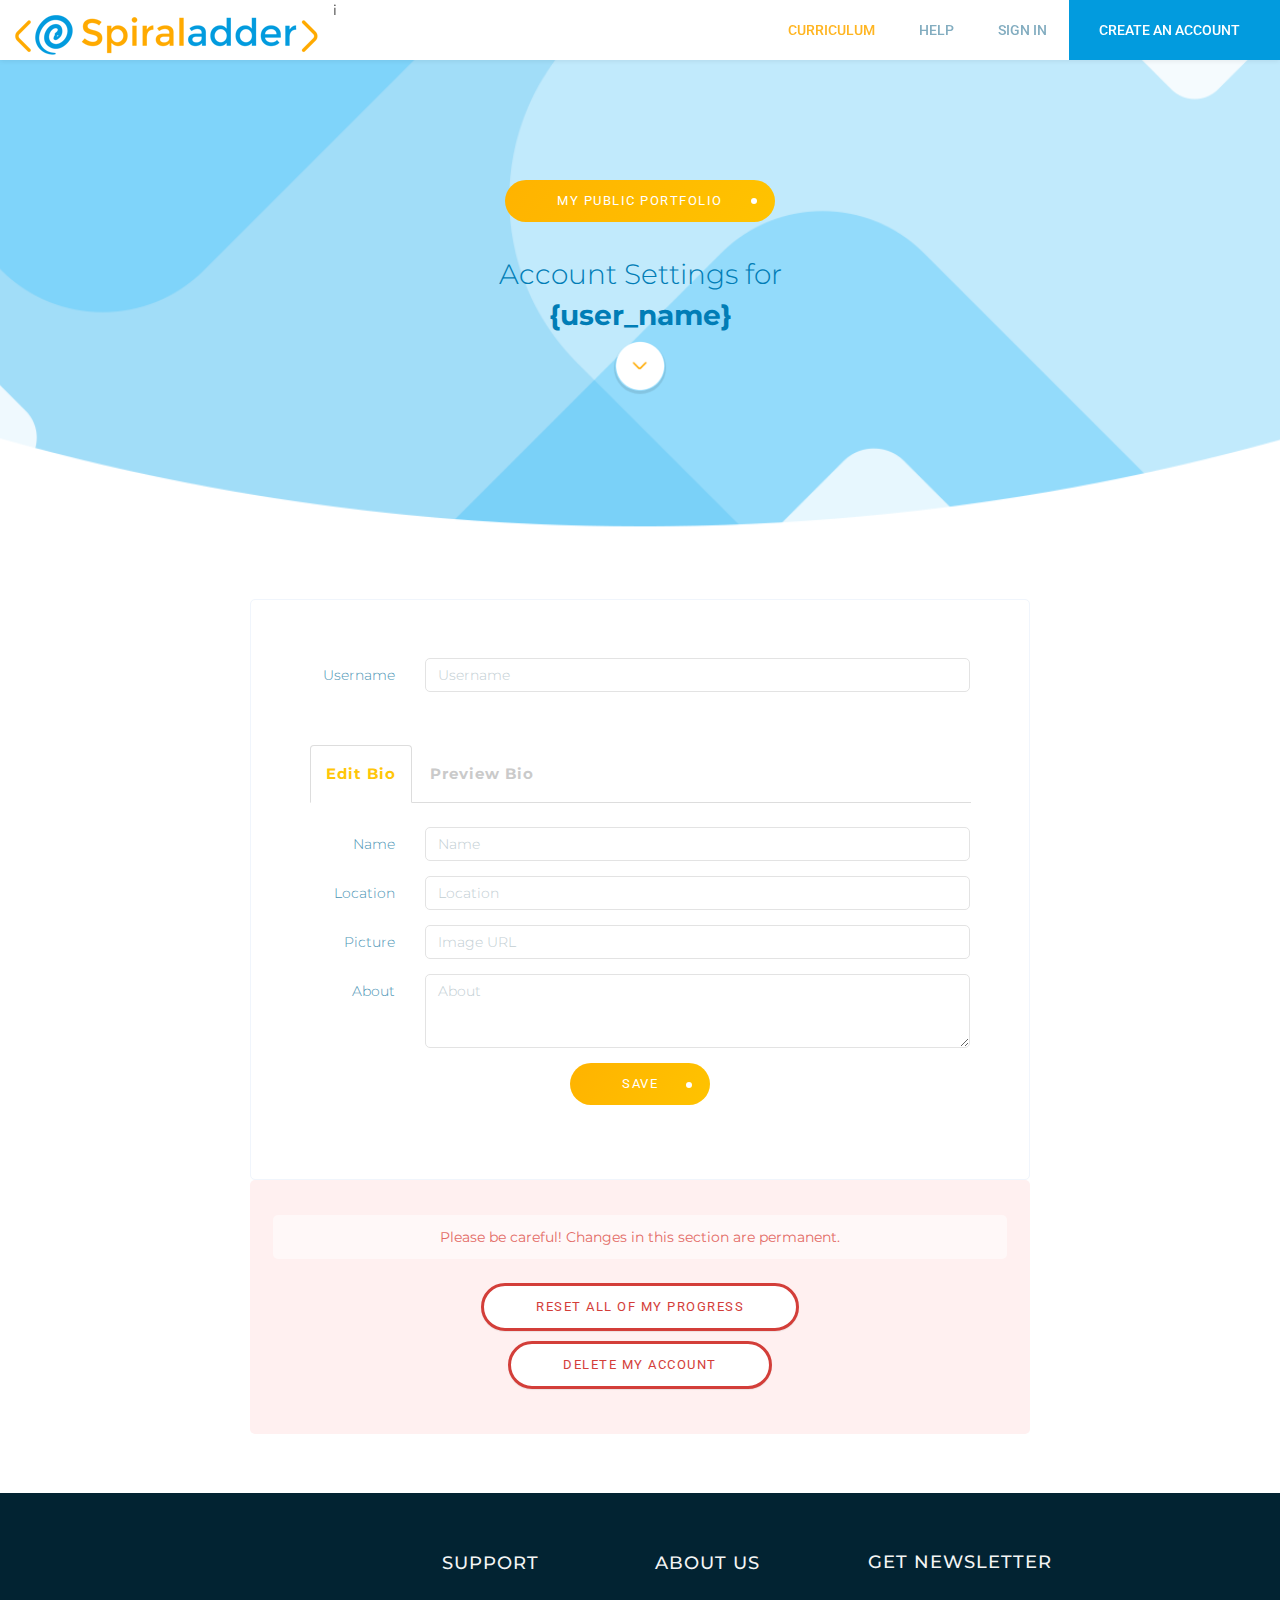
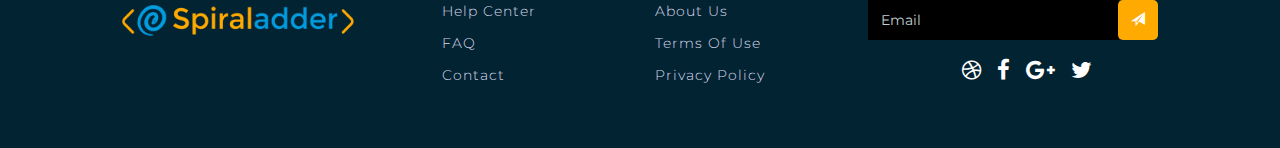
<file: settings.html>
<!DOCTYPE html>
<html lang="en">

  <head>

    <meta charset="utf-8">
    <meta name="viewport" content="width=device-width, initial-scale=1, shrink-to-fit=no">
    <meta name="description" content="">
    <meta name="author" content="">

    <title>Learn to Code | Spiraladder</title>

    <!-- Bootstrap core CSS -->
    <link rel="stylesheet" href="css/bootstrap.min.css">
    <link rel="stylesheet" href="css/bootstrap-theme.min.css">

    <!-- Fonts CSS -->
    <link href="https://fonts.googleapis.com/css?family=Roboto:300,400,500,700" rel="stylesheet">
    <link href="https://fonts.googleapis.com/css?family=Montserrat:300,400,500,700,900" rel="stylesheet">
    <link rel="stylesheet" href="css/font-awesome.min.css">



    <!-- Custom styles for this template -->
    <link href="css/style.css" rel="stylesheet">

  </head>

  <body id="page-top">

    <!-- Navigation -->
    <nav role="navigation" class="navbar navbar-default navbar-fixed-top" id="mainNav">
    <div class="container-fluid">
        <!-- Brand and toggle get grouped for better mobile display -->
        <div class="navbar-header">
            i<button type="button" data-target="#navbarCollapse" data-toggle="collapse" class="pull-left navbar-toggle x collapsed">
                <span class="icon-bar"></span>
                <span class="icon-bar"></span>
                <span class="icon-bar"></span>
            </button>
            <a href="index.html" class="navbar-brand"><img src="img/spiral_adder_logo.png" alt="learn to code at Spiraladder logo" class="img-responsive nav-logo"></a>
        </div>
        <!-- Collection of nav links and other content for toggling -->
        <div id="navbarCollapse" class="collapse navbar-collapse" data-toggle="collapse" data-target="#navbarCollapse">
            <ul class="nav navbar-nav navbar-right">
                <li class="active"><a href="#">Curriculum</a></li>
                <li><a href="#">Help</a></li>
                <li class="nav-signin"><a href="#">Sign In</a></li>
                <li class="nav-signup"><a href="#">Create An Account</a></li>
            </ul>
        </div>
    </div>
    </nav>
    

<div class="container-fluid learn-header sections">
  <div class="row page-title">
    <div class="col-xs-12 col-sm-12 col-md-12 col-lg-12">
      <div class="hero-text">
        <a class="btn btn-default btn-yellow portfolio-btn" href="#" role="button">My public portfolio</a>
        <h2>Account Settings for</h2>
        <h2 class="user-name">{user_name}</h2>
      </div>
    </div>
  </div>
  <div class="scroll-next"><a href="#"></a></div>
</div>

<div class="container sections">
  <div class="row">
    <div id="settings" class="col-xs-12 col-sm-12 col-md-8 col-lg-8 col-md-offset-2 settings-box">
        <form class="form-horizontal">
          <div class="form-group">
            <label for="input-username" class="col-sm-2 control-label">Username</label>
            <div class="col-sm-10">
              <input type="text" class="form-control" id="input-username" placeholder="Username">
            </div>
          </div>
        </form>

        <div class="settings-tabs">
            <ul class="nav nav-tabs" role="tablist">
                <li class="active"><a href="#tab-settings" role="tab" data-toggle="tab"><h4 class="settings">Edit Bio</h4></a></li>
                <li><a href="#priview" role="tab" data-toggle="tab"><h4 class="settings">Preview Bio</h4></a></li>
            </ul>            
            <div class="tab-content">
                <div class="tab-pane active" id="tab-settings">
                    <form class="form-horizontal">
                      <div class="form-group">
                        <label for="input-name" class="col-sm-2 control-label">Name</label>
                        <div class="col-sm-10">
                          <input type="text" class="form-control" id="input-name" placeholder="Name">
                        </div>
                      </div>
                      <div class="form-group">
                        <label for="input-location" class="col-sm-2 control-label">Location</label>
                        <div class="col-sm-10">
                          <input type="text" class="form-control" id="input-location" placeholder="Location">
                        </div>
                      </div>
                      <div class="form-group">
                        <label for="input-picture" class="col-sm-2 control-label">Picture</label>
                        <div class="col-sm-10">
                          <input type="text" class="form-control" id="input-picture" placeholder="Image URL">
                        </div>
                      </div>
                      <div class="form-group">
                        <label for="input-about" class="col-sm-2 control-label">About</label>
                        <div class="col-sm-10">
                          <textarea type="text" class="form-control" id="input-about" placeholder="About" rows="3"></textarea>
                        </div>
                      </div>
                      
                      <div class="form-group">
                        <div class="col-xs-12 col-sm-12 col-md-12 col-lg-12 text-center">
                          <button type="submit" class="btn btn-default btn-yellow">Save</button>
                        </div>
                      </div>
                    </form>             
                    
                </div>
                <div class="tab-pane" id="priview">
                    
                </div>
          </div>
        </div>
    </div>
    <div id="settings" class="col-xs-12 col-sm-12 col-md-8 col-lg-8 col-md-offset-2 text-center delete-section">
        <p class="bg-danger">Please be careful! Changes in this section are permanent.</p>
        <p><a class="btn btn-default btn-red">Reset all of my progress</a></p>
        <p><a class="btn btn-default btn-red">Delete my account</a></p>

    </div>
  </div>
</div>


    <!-- Footer -->
    <footer>
      <div class="container-fluid">
        <div class="row align-middle">
            <div class="col-xs-12 col-sm-12 col-md-3 col-lg-3 col-md-offset-1 col-lg-offset-1">
                <img class="footer-logo" src="img/spiral_adder_logo.png"/>
            </div>
            <div class="col-xs-12 col-sm-12 col-md-2 col-lg-2">
                <div class="footer-links">
                    <h4>Support</h4>
                    <ul>
                        <li><a href="">Help Center</a></li>
                        <li><a href="">FAQ</a></li>
                        <li><a href="">Contact</a></li>
                    </ul>
                </div>
            </div>
            <div class="col-xs-12 col-sm-12 col-md-2 col-lg-2">
                <div class="footer-links">
                    <h4>About Us</h4>
                    <ul>
                        <li><a href="">About Us</a></li>
                        <li><a href="">Terms Of Use</a></li>
                        <li><a href="">Privacy Policy</a></li>
                    </ul>
                </div>
            </div>
            <div class="col-xs-12 col-sm-12 col-md-3 col-lg-3">
                <div class="footer-links">
                    <h4>Get Newsletter</h4>
                    <div class="single">
                        <div class="input-group">
                             <input type="email" class="form-control" placeholder="Email">
                             <span class="input-group-btn">
                             <button class="btn btn-theme" type="submit"><span class="glyphicon glyphicon-send" aria-hidden="true"></span></button>
                             </span>
                        </div>
                    </div>
                    <div class="social-links">
                        <ul>
                            <li><a href=""><span class="fa fa-dribbble" aria-hidden="true"></span></a></li>
                            <li><a href=""><span class="fa fa-facebook" aria-hidden="true"></span></a></li>
                            <li><a href=""><span class="fa fa-google-plus" aria-hidden="true"></span></a></li>
                            <li><a href=""><span class="fa fa-twitter" aria-hidden="true"></span></a></li>
                        </ul>
                    </div>
                </div>

            </div>
        </div>
      </div>
      <!-- /.container -->
    </footer>
    <!-- Smooth scroll sections -->
    <script type="text/javascript">
        
    window.onload=function(){ 
        var i = 0;
        $('.scroll-next').on('click', function(e) {
          e.preventDefault();
          i++;
          var offset = $("div.sections").eq(i).offset().top;
          $('html, body').stop().animate({
            scrollTop: offset
          }, 400);
        });
        function toggleIcon(e) {
        $(e.target)
        .prev('.panel-heading')
        .find(".more-less")
        .toggleClass('glyphicon-plus glyphicon-minus');
        }
        $('.panel-group').on('hidden.bs.collapse', toggleIcon);
        $('.panel-group').on('shown.bs.collapse', toggleIcon);
    }
    
    </script>

    <!-- Bootstrap core JavaScript -->
    <script src="http://ajax.googleapis.com/ajax/libs/jquery/1.11.1/jquery.min.js"></script>
    <script src="http://maxcdn.bootstrapcdn.com/bootstrap/3.2.0/js/bootstrap.min.js"></script>
  </body>

</html>
</file>
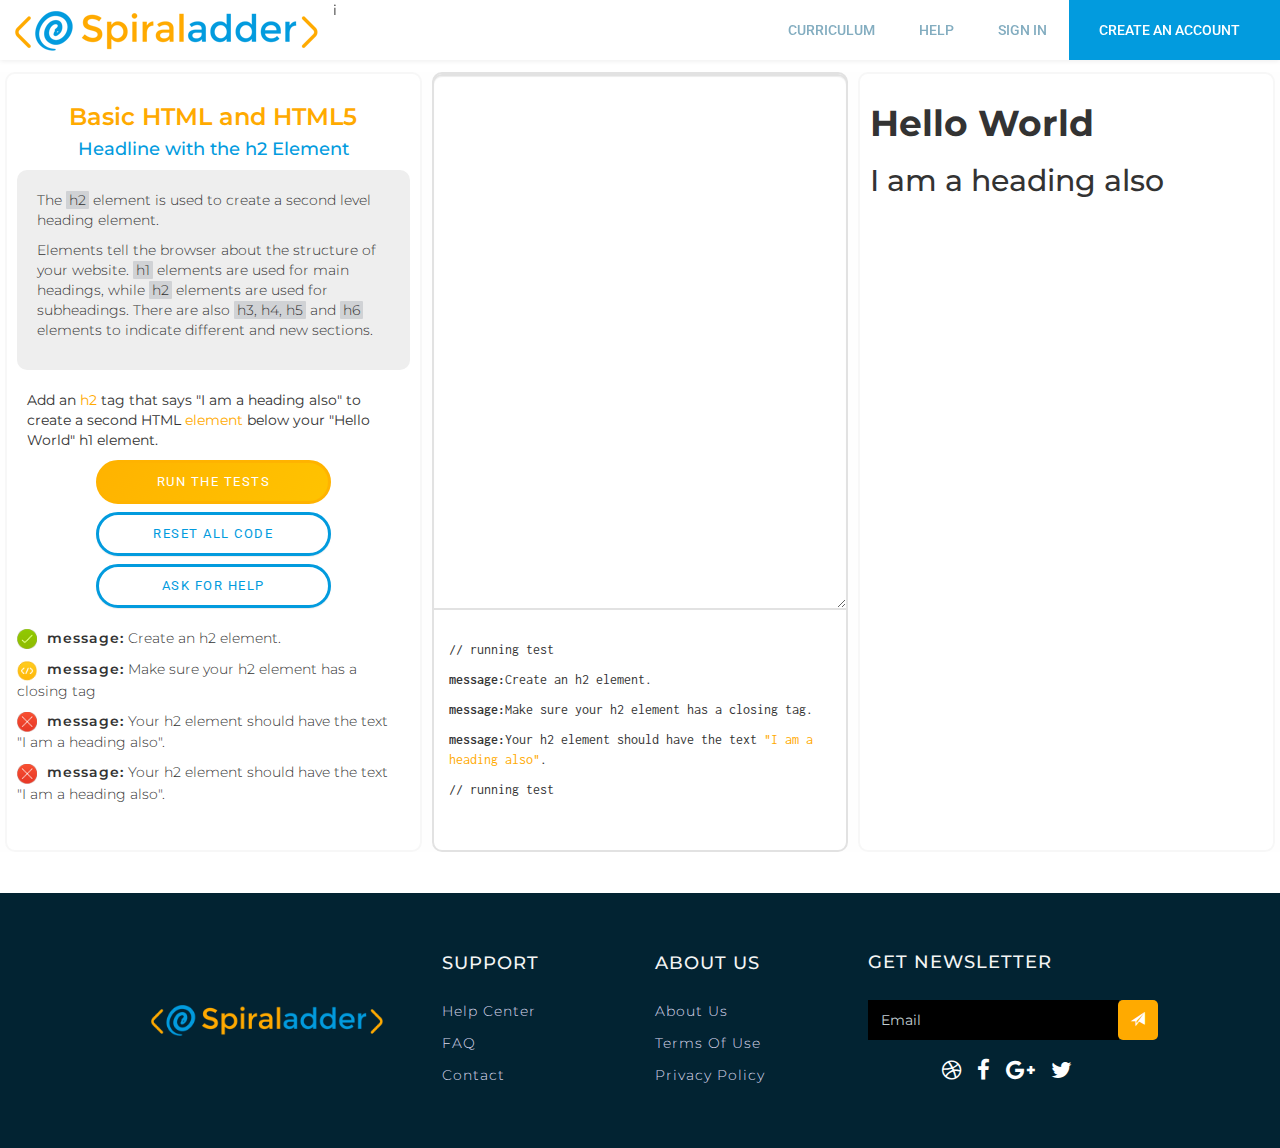
<file: sprial_ladder/HTML-playground.html>
<!DOCTYPE html>
<html lang="en">

  <head>

    <meta charset="utf-8">
    <meta name="viewport" content="width=device-width, initial-scale=1, shrink-to-fit=no">
    <meta name="description" content="">
    <meta name="author" content="">

    <title>Learn to Code | Spiraladder</title>

    <!-- Bootstrap core CSS -->
    <link rel="stylesheet" href="css/bootstrap.min.css">
    <link rel="stylesheet" href="css/bootstrap-theme.min.css">

    <!-- Fonts CSS -->
    <link href="https://fonts.googleapis.com/css?family=Roboto:100,300,400,500,600,700" rel="stylesheet">
    <link href="https://fonts.googleapis.com/css?family=Montserrat:100,300,400,500,700,900" rel="stylesheet">
    <link href="https://fonts.googleapis.com/css?family=Inconsolata:400,700" rel="stylesheet">
    <link rel="stylesheet" href="css/font-awesome.min.css">



    <!-- Custom styles for this template -->
    <link href="css/style.css" rel="stylesheet">

  </head>

  <body id="page-top">

    <!-- Navigation -->
    <nav role="navigation" class="navbar navbar-default navbar-fixed-top" id="mainNav">
    <div class="container-fluid">
        <!-- Brand and toggle get grouped for better mobile display -->
        <div class="navbar-header">
            i<button type="button" data-target="#navbarCollapse" data-toggle="collapse" class="navbar-toggle x collapsed">
                <span class="icon-bar"></span>
                <span class="icon-bar"></span>
                <span class="icon-bar"></span>
            </button>
            <a href="index.html" class="navbar-brand"><img src="img/spiral_adder_logo.png" alt="learn to code at Spiraladder logo" class="img-responsive nav-logo"></a>
        </div>
        <!-- Collection of nav links and other content for toggling -->
        <div id="navbarCollapse" class="collapse navbar-collapse" data-toggle="collapse" data-target="#navbarCollapse">
            <ul class="nav navbar-nav navbar-right">
                <li><a href="#">Curriculum</a></li>
                <li><a href="#">Help</a></li>
                <li class="nav-signin"><a href="#">Sign In</a></li>
                <li class="nav-signup"><a href="#">Create An Account</a></li>
            </ul>
        </div>
    </div>
    </nav>
    

<div class="container-fluid lesson-content">
    <div class="row">
        <div class="col-sm-12 col-md-4 col-lg-4">
            <div class="lessons-col">
                <h3 class="text-center yellow-text fw-600">Basic HTML and HTML5</h3>
                <h4 class="text-center blue-text">Headline with the h2 Element</h4>
                <div class="lesson-quote">
                    <p>The <span class="highlight">h2</span> element is used to create a second level heading element.</p>
                    <p>Elements tell the browser about the structure of your website. <span class="highlight">h1</span> elements are used for main headings, while <span class="highlight">h2</span> elements are used for subheadings. There are also <span class="highlight">h3, h4, h5</span> and <span class="highlight">h6</span> elements to indicate different and new sections.</p>
                    </p>
                </div>
                <p class="lesson-text">Add an <span class="yellow-text">h2</span> tag that says "I am a heading also" to create a second HTML <span class="yellow-text">element</span> below your "Hello World" h1 element.</p>
                <div class="text-center">
                    <a class="btn btn-default btn-yellow clearfix" href="#" role="button">run the tests</a>
                    <a class="btn btn-default btn-blue-line clearfix" href="#" role="button">reset all code</a>
                    <a class="btn btn-default btn-blue-line clearfix" href="#" role="button">ask for help</a>
                </div>
                <div class="lesson-warnings">
                    <p><img src="img/success-icon.png"><span class="fw-600">message:</span> Create an h2 element.</p>
                    <p><img src="img/warning-icon.png"><span class="fw-600">message:</span> Make sure your h2 element has a closing tag</p>
                    <p><img src="img/error-icon.png"><span class="fw-600">message:</span> Your h2 element should have the text "I am a heading also".</p>
                    <p><img src="img/error-icon.png"><span class="fw-600">message:</span> Your h2 element should have the text "I am a heading also".</p>
                </div>
            </div>
        </div>
        
        <div class="col-sm-12 col-md-4 col-lg-4">
            <div class="lessons-col" id="code-input">
                <textarea class="form-control" rows="26"></textarea>
                <div class="code-warnings">
                    <p class="blue-text test-start">// running test</p>
                    <p class="code-message"><span class="fw-600">message:</span>Create an h2 element.</p>
                    <p class="code-message"><span class="fw-600">message:</span>Make sure your h2 element has a closing tag.</p>
                    <p class="code-message"><span class="fw-600">message:</span>Your h2 element should have the text <span class="yellow-text">"I am a heading also"</span>.</p>
                    <p class="blue-text test-end">// running test</p>

                </div>
            </div>
        </div>

        <div class="col-sm-12 col-md-4 col-lg-4">
            <div class="lessons-col" id="code-output">
            <h1>Hello World</h1>
            <h2>I am a heading also</h2>
            </div>
        </div>
        
    </div>
</div>

    <!-- Footer -->
    <footer>
      <div class="container-fluid">
        <div class="row align-middle">
            <div class="col-xs-12 col-sm-12 col-md-3 col-lg-3 col-md-offset-1 col-lg-offset-1 footer-logo-col">
                <img class="footer-logo" src="img/spiral_adder_logo.png"/>
            </div>
            <div class="col-xs-12 col-sm-12 col-md-2 col-lg-2">
                <div class="footer-links">
                    <h4>Support</h4>
                    <ul>
                        <li><a href="">Help Center</a></li>
                        <li><a href="">FAQ</a></li>
                        <li><a href="">Contact</a></li>
                    </ul>
                </div>
            </div>
            <div class="col-xs-12 col-sm-12 col-md-2 col-lg-2">
                <div class="footer-links">
                    <h4>About Us</h4>
                    <ul>
                        <li><a href="">About Us</a></li>
                        <li><a href="">Terms Of Use</a></li>
                        <li><a href="">Privacy Policy</a></li>
                    </ul>
                </div>
            </div>
            <div class="col-xs-12 col-sm-12 col-md-3 col-lg-3">
                <div class="footer-links">
                    <h4>Get Newsletter</h4>
                    <div class="single">
                        <div class="input-group">
                             <input type="email" class="form-control" placeholder="Email">
                             <span class="input-group-btn">
                             <button class="btn btn-theme" type="submit"><span class="glyphicon glyphicon-send" aria-hidden="true"></span></button>
                             </span>
                        </div>
                    </div>
                    <div class="social-links">
                        <ul>
                            <li><a href=""><span class="fa fa-dribbble" aria-hidden="true"></span></a></li>
                            <li><a href=""><span class="fa fa-facebook" aria-hidden="true"></span></a></li>
                            <li><a href=""><span class="fa fa-google-plus" aria-hidden="true"></span></a></li>
                            <li><a href=""><span class="fa fa-twitter" aria-hidden="true"></span></a></li>
                    </div>
                </div>
            </div>
        </div>
      </div>
      <!-- /.container -->
    </footer>

    <!-- Bootstrap core JavaScript -->
    <script src="http://ajax.googleapis.com/ajax/libs/jquery/1.11.1/jquery.min.js"></script>
    <script src="http://maxcdn.bootstrapcdn.com/bootstrap/3.2.0/js/bootstrap.min.js"></script>
    <script type="text/javascript">
    
    </script>
  </body>

</html>
</file>
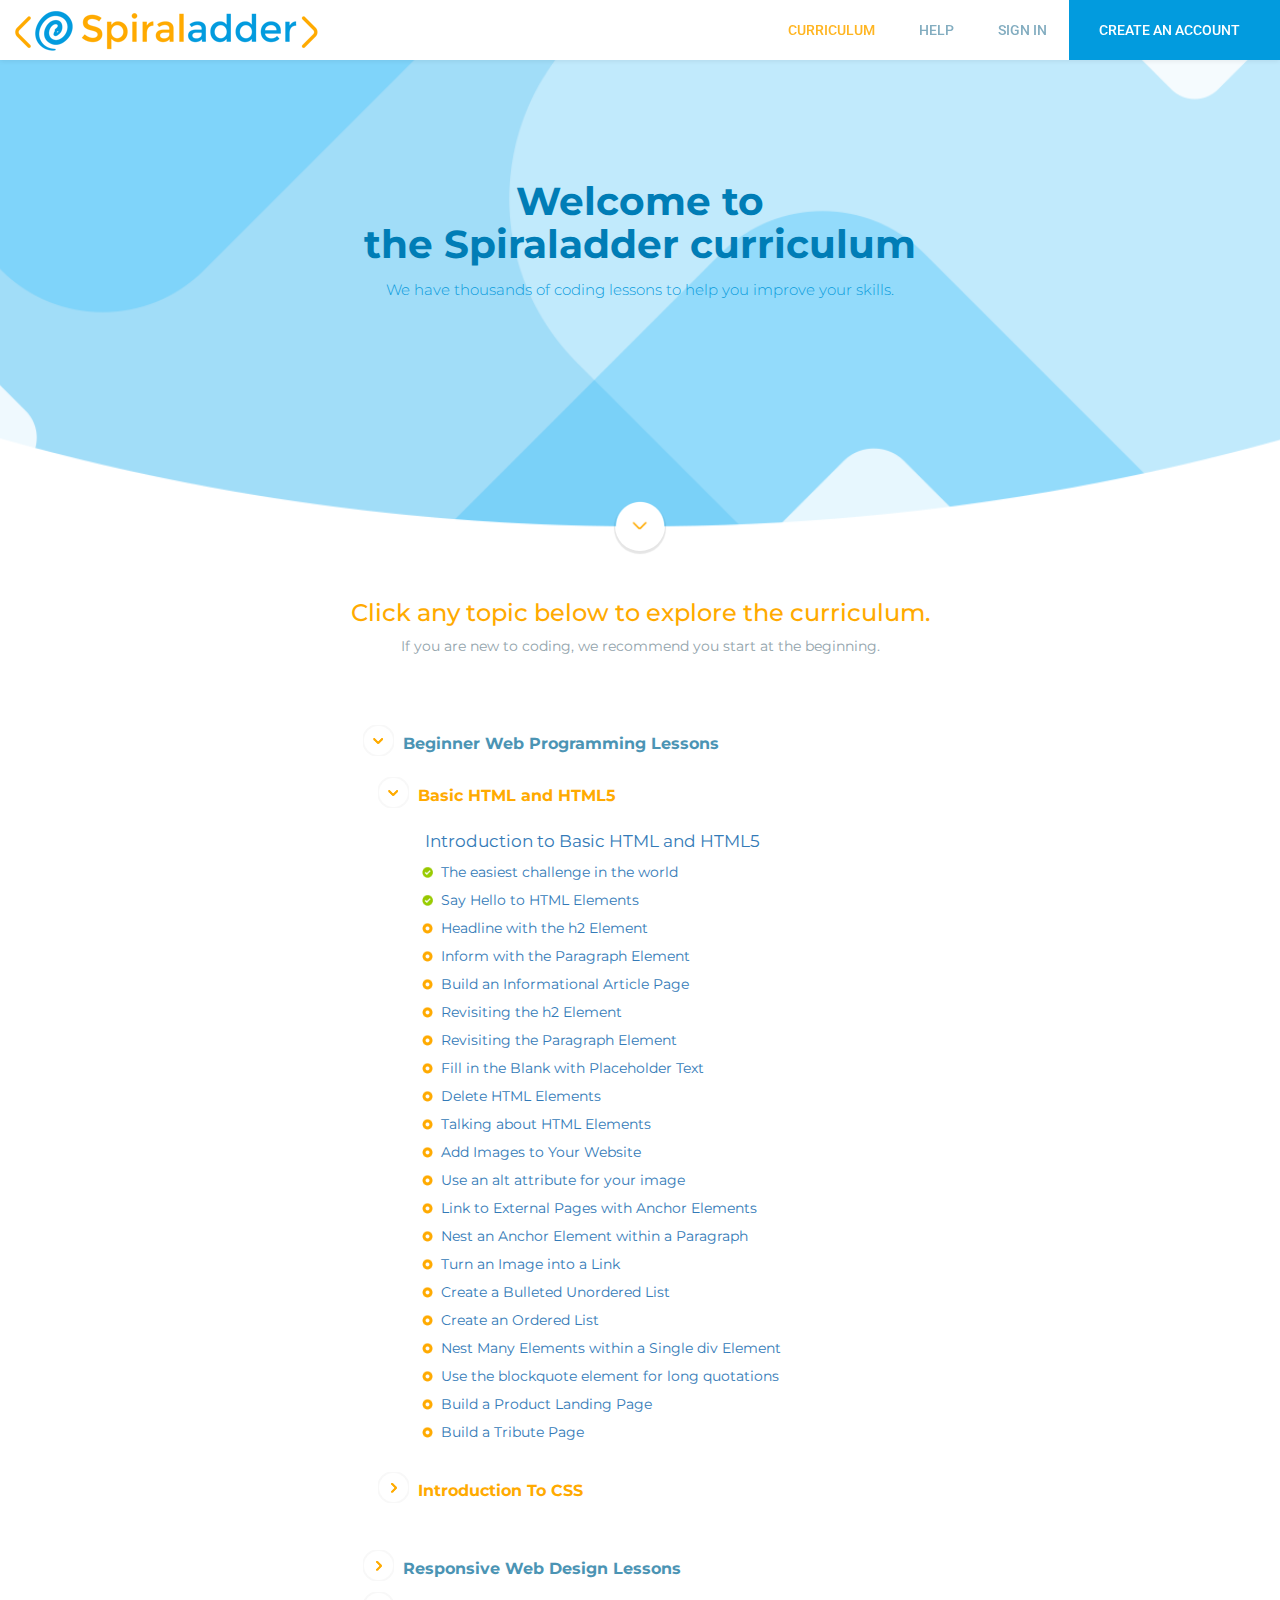
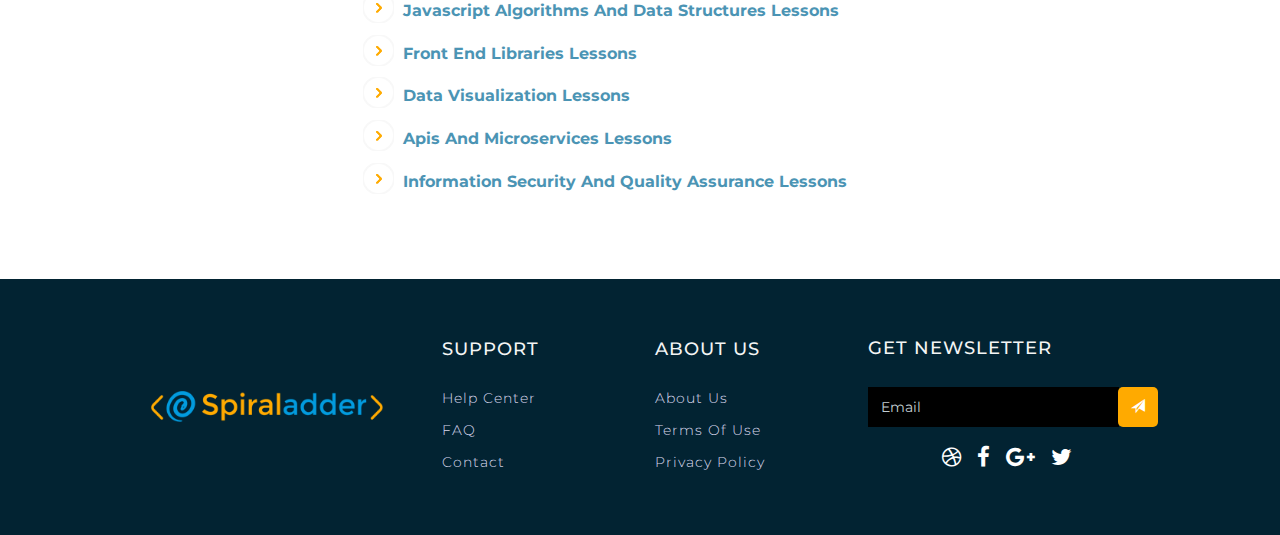
<file: sprial_ladder/learn.html>
<!DOCTYPE html>
<html lang="en">

  <head>

    <meta charset="utf-8">
    <meta name="viewport" content="width=device-width, initial-scale=1, shrink-to-fit=no">
    <meta name="description" content="">
    <meta name="author" content="">

    <title>Learn to Code | Spiraladder</title>

    <!-- Bootstrap core CSS -->
    <link rel="stylesheet" href="css/bootstrap.min.css">
    <link rel="stylesheet" href="css/bootstrap-theme.min.css">

    <!-- Fonts CSS -->
    <link href="https://fonts.googleapis.com/css?family=Roboto:300,400,500,700" rel="stylesheet">
    <link href="https://fonts.googleapis.com/css?family=Montserrat:300,400,500,700,900" rel="stylesheet">
    <link rel="stylesheet" href="css/font-awesome.min.css">



    <!-- Custom styles for this template -->
    <link href="css/style.css" rel="stylesheet">

  </head>

  <body id="page-top">

    <!-- Navigation -->
    <nav role="navigation" class="navbar navbar-default navbar-fixed-top" id="mainNav">
    <div class="container-fluid">
        <!-- Brand and toggle get grouped for better mobile display -->
        <div class="navbar-header">
            <button type="button" data-target="#navbarCollapse" data-toggle="collapse" class="navbar-toggle x collapsed">
                <span class="icon-bar"></span>
                <span class="icon-bar"></span>
                <span class="icon-bar"></span>
            </button>
            <a href="index.html" class="navbar-brand"><img src="img/spiral_adder_logo.png" alt="learn to code at Spiraladder logo" class="img-responsive nav-logo"></a>
        </div>
        <!-- Collection of nav links and other content for toggling -->
        <div id="navbarCollapse" class="collapse navbar-collapse" data-toggle="collapse" data-target="#navbarCollapse">
            <ul class="nav navbar-nav navbar-right">
                <li class="active"><a href="#">Curriculum</a></li>
                <li><a href="#">Help</a></li>
                <li class="nav-signin"><a href="#">Sign In</a></li>
                <li class="nav-signup"><a href="#">Create An Account</a></li>
            </ul>
        </div>
    </div>
    </nav>
    

<div class="container-fluid learn-header sections">
  <div class="row page-title">
    <div class="col-xs-12 col-sm-12 col-md-12 col-lg-12">
      <div class="hero-text">
        <h1>Welcome to <br />the Spiraladder curriculum</h1>
        <p>We have thousands of coding lessons to help you improve your skills.</p>
      </div>
    </div>
  </div>
  <div class="scroll-next"><a href="#"></a></div>
</div>

<div class="container sections">
  <div class="row">
    <div class="col-xs-12 col-sm-12 col-md-8 col-lg-8 col-md-offset-2 text-center curriculum-title">
        <h3 class="yellow-text">Click any topic below to explore the curriculum.</h3>
        <p>If you are new to coding, we recommend you start at the beginning.</p>
    </div>
    <div class="col-xs-12 col-sm-12 col-md-8 col-lg-8 col-md-offset-3 curriculum">

        <div class="panel-group outter-accordian" id="accordion1">
          <div class="panel panel-default">
            <div class="panel-heading">
              <h4 class="panel-title"><a class="active" data-toggle="collapse" data-parent="#accordion1" href="#collapseOne">
              Beginner Web Programming Lessons
              </a></h4>
            </div>
            <div id="collapseOne" class="panel-collapse collapse in">
              <div class="panel-body">
                <!-- Here we insert another nested accordion -->

                <div class="panel-group inner-accordian" id="accordion2">
                  <div class="panel panel-default">
                    <div class="panel-heading">
                      <h4 class="panel-title"><a  class="active" data-toggle="collapse" data-parent="#accordion2" href="#collapseInnerOne">
                        Basic HTML and HTML5
                      </a></h4>
                    </div>
                    <div id="collapseInnerOne" class="panel-collapse collapse in">
                      <div class="panel-body lesson-pane">
                            <a class="list-title" href="">Introduction to Basic HTML and HTML5</a>
                            <ul class="lesson-list">
                                    <li class="complted"><a href="/beginner-web-programming/basic-html-and-html5/the-easiest-challenge-in-the-world">The easiest challenge in the world</a></li>
                                    <li class="complted"><a href="/beginner-web-programming/basic-html-and-html5/say-hello-to-html-elements">Say Hello to HTML Elements</a></li>
                                    <li><a href="/beginner-web-programming/basic-html-and-html5/headline-with-the-h2-element">Headline with the h2 Element</a></li>
                                    <li><a href="/beginner-web-programming/basic-html-and-html5/inform-with-the-paragraph-element">Inform with the Paragraph Element</a></li>
                                    <li><a href="/beginner-web-programming/basic-html-and-html5/build-an-informational-article-page">Build an Informational Article Page</a></li>
                                    <li><a href="/beginner-web-programming/basic-html-and-html5/revisiting-the-h2-element">Revisiting the h2 Element</a></li>
                                    <li><a href="/beginner-web-programming/basic-html-and-html5/revisiting-the-paragraph-element">Revisiting the Paragraph Element</a></li>
                                    <li><a href="/beginner-web-programming/basic-html-and-html5/fill-in-the-blank-with-placeholder-text">Fill in the Blank with Placeholder Text</a></li>
                                    <li><a href="/beginner-web-programming/basic-html-and-html5/delete-html-elements">Delete HTML Elements</a></li>
                                    <li><a href="/beginner-web-programming/basic-html-and-html5/talking-about-html-elements">Talking about HTML Elements</a></li>
                                    <li><a href="/beginner-web-programming/basic-html-and-html5/add-images-to-your-website">Add Images to Your Website</a></li>
                                    <li><a href="/beginner-web-programming/basic-html-and-html5/use-an-alt-attribute-for-your-image">Use an alt attribute for your image</a></li>
                                    <li><a href="/beginner-web-programming/basic-html-and-html5/link-to-external-pages-with-anchor-elements">Link to External Pages with Anchor Elements</a></li>
                                    <li><a href="/beginner-web-programming/basic-html-and-html5/nest-an-anchor-element-within-a-paragraph">Nest an Anchor Element within a Paragraph</a></li>
                                    <li><a href="/beginner-web-programming/basic-html-and-html5/turn-an-image-into-a-link">Turn an Image into a Link</a></li>
                                    <li><a href="/beginner-web-programming/basic-html-and-html5/create-a-bulleted-unordered-list">Create a Bulleted Unordered List</a></li>
                                    <li><a href="/beginner-web-programming/basic-html-and-html5/create-an-ordered-list">Create an Ordered List</a></li>
                                    <li><a href="/beginner-web-programming/basic-html-and-html5/nest-many-elements-within-a-single-div-element">Nest Many Elements within a Single div Element</a></li>
                                    <li><a href="/beginner-web-programming/basic-html-and-html5/use-the-blockquote-element-for-long-quotations">Use the blockquote element for long quotations</a></li>
                                    <li><a href="/beginner-web-programming/basic-html-and-html5/build-a-product-landing-page">Build a Product Landing Page</a></li>
                                    <li><a href="/beginner-web-programming/basic-html-and-html5/build-a-tribute-page">Build a Tribute Page</a></li>
                            </ul>
                      </div>
                    </div>
                  </div>
                  <div class="panel panel-default">
                    <div class="panel-heading">
                      <h4 class="panel-title"><a data-toggle="collapse" data-parent="#accordion2" href="#collapseInnerTwo">
                        Introduction To CSS
                      </a></h4>
                    </div>
                    <div id="collapseInnerTwo" class="panel-collapse collapse">
                      <div class="panel-body lesson-pane">
                            <a class="list-title" href="">Introduction to Basic HTML and HTML5</a>
                        <ul class="lesson-list">
                            <li><a href="/beginner-web-programming/introduction-to-css">Introduction to CSS</a></li>
                            <li><a href="/beginner-web-programming/introduction-to-css/change-the-color-of-text">Change the Color of Text</a></li>
                            <li><a href="/beginner-web-programming/introduction-to-css/use-css-selectors-to-style-elements">Use CSS Selectors to Style Elements</a></li>
                            <li><a href="/beginner-web-programming/introduction-to-css/use-a-css-class-to-style-an-element">Use a CSS Class to Style an Element</a></li>
                            <li><a href="/beginner-web-programming/introduction-to-css/style-multiple-elements-with-a-css-class">Style Multiple Elements with a CSS Class</a></li>
                            <li><a href="/beginner-web-programming/introduction-to-css/change-the-font-size-of-an-element">Change the Font Size of an Element</a></li>
                            <li><a href="/beginner-web-programming/introduction-to-css/emphasize-text-with-italics">Emphasize text with Italics</a></li>
                            <li><a href="/beginner-web-programming/introduction-to-css/set-the-font-family-of-an-element">Set the Font Family of an Element</a></li>
                            <li><a href="/beginner-web-programming/introduction-to-css/make-a-font-bold">Make a Font Bold</a></li>
                            <li><a href="/beginner-web-programming/introduction-to-css/give-a-background-color-to-an-element">Give a Background Color to an Element</a></li>
                            <li><a href="/beginner-web-programming/introduction-to-css/build-a-fonts-as-friends-page">Build a Fonts as Friends Page</a></li>
                            <li><a href="/beginner-web-programming/introduction-to-css/set-the-id-of-an-element">Set the id of an Element</a></li>
                            <li><a href="/beginner-web-programming/introduction-to-css/use-an-id-attribute-to-style-an-element">Use an id Attribute to Style an Element</a></li>
                            <li><a href="/beginner-web-programming/introduction-to-css/centering-text">Centering text</a></li>
                            <li><a href="/beginner-web-programming/introduction-to-css/left-aligning-text">Left aligning text</a></li>
                            <li><a href="/beginner-web-programming/introduction-to-css/size-your-images">Size Your Images</a></li>
                            <li><a href="/beginner-web-programming/introduction-to-css/add-borders-around-your-elements">Add Borders Around Your Elements</a></li>
                            <li><a href="/beginner-web-programming/introduction-to-css/adjust-the-padding-of-an-element">Adjust the Padding of an Element</a></li>
                            <li><a href="/beginner-web-programming/introduction-to-css/adjust-the-margin-of-an-element">Adjust the Margin of an Element</a></li>
                            <li><a href="/beginner-web-programming/introduction-to-css/add-different-padding-to-each-side-of-an-element">Add Different Padding to Each Side of an Element</a></li>
                            <li><a href="/beginner-web-programming/introduction-to-css/add-different-margins-to-each-side-of-an-element">Add Different Margins to Each Side of an Element</a></li>
                            <li><a href="/beginner-web-programming/introduction-to-css/build-a-css-box-model-page">Build a CSS Box Model page</a></li>
                            <li><a href="/beginner-web-programming/introduction-to-css/use-clockwise-notation-to-specify-the-padding-of-an-element">Use Clockwise Notation to Specify the Padding of an Element</a></li>
                            <li><a href="/beginner-web-programming/introduction-to-css/use-clockwise-notation-to-specify-the-margin-of-an-element">Use Clockwise Notation to Specify the Margin of an Element</a></li>
                            <li><a href="/beginner-web-programming/introduction-to-css/auto-margins-and-percentage-width">Auto margins and percentage width</a></li>
                            <li><a href="/beginner-web-programming/introduction-to-css/centering-images">Centering images</a></li>
                            <li><a href="/beginner-web-programming/introduction-to-css/style-the-html-body-element">Style the HTML Body Element</a></li>
                            <li><a href="/beginner-web-programming/introduction-to-css/inherit-styles-from-the-body-element">Inherit Styles from the Body Element</a></li>
                            <li><a href="/beginner-web-programming/introduction-to-css/improve-your-tribute-page">Improve your Tribute Page</a></li>
                        </ul>
                      </div>
                    </div>
                  </div>
                </div>

                <!-- Inner accordion ends here -->
              </div>
            </div>
          </div>
          <div class="panel panel-default">
            <div class="panel-heading">
              <h4 class="panel-title"><a data-toggle="collapse" data-parent="#accordion1" href="#collapseTwo">
                Responsive Web Design Lessons
              </a></h4>
            </div>
                <div id="collapseTwo" class="panel-collapse collapse">
                    <div class="panel-body">

                        <!-- Here we insert another nested accordion -->

                        <div class="panel-group inner-accordian" id="accordion2">
                          <div class="panel panel-default">
                                <div class="panel-heading">
                                  <h4 class="panel-title"><a  class="active" data-toggle="collapse" data-parent="#accordion2" href="#collapseInnerOne">
                                    Headings
                                  </a></h4>
                                </div>
                                <div id="collapseInnerOne" class="panel-collapse collapse in">
                                  <div class="panel-body lesson-pane">
                                        <a class="list-title" href="">Lesson Title</a>
                                        <ul class="lesson-list">
                                                <li class="complted"><a href="#">Lesson 1</a></li>
                                                <li class="complted"><a href="#">Lesson 2</a></li>
                                                <li><a href="#">Lesson 3</a></li>
                                                
                                        </ul>
                                  </div>
                                </div>
                          </div>

                        <!-- Inner accordion ends here -->

                        </div>
                    </div>
                  </div>
            </div>

            <div class="panel panel-default">
            <div class="panel-heading">
              <h4 class="panel-title"><a data-toggle="collapse" data-parent="#accordion1" href="#collapseThree">
                Javascript Algorithms And Data Structures Lessons
              </a></h4>
            </div>
                <div id="collapseThree" class="panel-collapse collapse">
                    <div class="panel-body">

                        <!-- Here we insert another nested accordion -->

                        <div class="panel-group inner-accordian" id="accordion2">
                          <div class="panel panel-default">
                                <div class="panel-heading">
                                  <h4 class="panel-title"><a  class="active" data-toggle="collapse" data-parent="#accordion2" href="#collapseInnerOne">
                                    Headings
                                  </a></h4>
                                </div>
                                <div id="collapseInnerOne" class="panel-collapse collapse in">
                                  <div class="panel-body lesson-pane">
                                        <a class="list-title" href="">Lesson Title</a>
                                        <ul class="lesson-list">
                                                <li class="complted"><a href="#">Lesson 1</a></li>
                                                <li class="complted"><a href="#">Lesson 2</a></li>
                                                <li><a href="#">Lesson 3</a></li>
                                                
                                        </ul>
                                  </div>
                                </div>
                          </div>

                        <!-- Inner accordion ends here -->

                        </div>
                    </div>
                  </div>
            </div>

            <div class="panel panel-default">
            <div class="panel-heading">
              <h4 class="panel-title"><a data-toggle="collapse" data-parent="#accordion1" href="#collapseFour">
                Front End Libraries Lessons
              </a></h4>
            </div>
                <div id="collapseFour" class="panel-collapse collapse">
                    <div class="panel-body">

                        <!-- Here we insert another nested accordion -->

                        <div class="panel-group inner-accordian" id="accordion2">
                          <div class="panel panel-default">
                                <div class="panel-heading">
                                  <h4 class="panel-title"><a  class="active" data-toggle="collapse" data-parent="#accordion2" href="#collapseInnerOne">
                                    Headings
                                  </a></h4>
                                </div>
                                <div id="collapseInnerOne" class="panel-collapse collapse in">
                                  <div class="panel-body lesson-pane">
                                        <a class="list-title" href="">Lesson Title</a>
                                        <ul class="lesson-list">
                                                <li class="complted"><a href="#">Lesson 1</a></li>
                                                <li class="complted"><a href="#">Lesson 2</a></li>
                                                <li><a href="#">Lesson 3</a></li>
                                                
                                        </ul>
                                  </div>
                                </div>
                          </div>

                        <!-- Inner accordion ends here -->

                        </div>
                    </div>
                  </div>
            </div>

            <div class="panel panel-default">
            <div class="panel-heading">
              <h4 class="panel-title"><a data-toggle="collapse" data-parent="#accordion1" href="#collapseFive">
                Data Visualization Lessons
              </a></h4>
            </div>
                <div id="collapseFive" class="panel-collapse collapse">
                    <div class="panel-body">

                        <!-- Here we insert another nested accordion -->

                        <div class="panel-group inner-accordian" id="accordion2">
                          <div class="panel panel-default">
                                <div class="panel-heading">
                                  <h4 class="panel-title"><a  class="active" data-toggle="collapse" data-parent="#accordion2" href="#collapseInnerOne">
                                    Headings
                                  </a></h4>
                                </div>
                                <div id="collapseInnerOne" class="panel-collapse collapse in">
                                  <div class="panel-body lesson-pane">
                                        <a class="list-title" href="">Lesson Title</a>
                                        <ul class="lesson-list">
                                                <li class="complted"><a href="#">Lesson 1</a></li>
                                                <li class="complted"><a href="#">Lesson 2</a></li>
                                                <li><a href="#">Lesson 3</a></li>
                                                
                                        </ul>
                                  </div>
                                </div>
                          </div>

                        <!-- Inner accordion ends here -->

                        </div>
                    </div>
                  </div>
                </div>

                <div class="panel panel-default">
            <div class="panel-heading">
              <h4 class="panel-title"><a data-toggle="collapse" data-parent="#accordion1" href="#collapseSix">
                Apis And Microservices Lessons
              </a></h4>
            </div>
                <div id="collapseSix" class="panel-collapse collapse">
                    <div class="panel-body">

                        <!-- Here we insert another nested accordion -->

                        <div class="panel-group inner-accordian" id="accordion2">
                          <div class="panel panel-default">
                                <div class="panel-heading">
                                  <h4 class="panel-title"><a  class="active" data-toggle="collapse" data-parent="#accordion2" href="#collapseInnerOne">
                                    Headings
                                  </a></h4>
                                </div>
                                <div id="collapseInnerOne" class="panel-collapse collapse in">
                                  <div class="panel-body lesson-pane">
                                        <a class="list-title" href="">Lesson Title</a>
                                        <ul class="lesson-list">
                                                <li class="complted"><a href="#">Lesson 1</a></li>
                                                <li class="complted"><a href="#">Lesson 2</a></li>
                                                <li><a href="#">Lesson 3</a></li>
                                                
                                        </ul>
                                  </div>
                                </div>
                          </div>

                        <!-- Inner accordion ends here -->

                        </div>
                    </div>
                  </div>
                </div>

                <div class="panel panel-default">
            <div class="panel-heading">
              <h4 class="panel-title"><a data-toggle="collapse" data-parent="#accordion1" href="#collapseSeven">
                Information Security And Quality Assurance Lessons
              </a></h4>
            </div>
                <div id="collapseSeven" class="panel-collapse collapse">
                    <div class="panel-body">

                        <!-- Here we insert another nested accordion -->

                        <div class="panel-group inner-accordian" id="accordion2">
                          <div class="panel panel-default">
                                <div class="panel-heading">
                                  <h4 class="panel-title"><a  class="active" data-toggle="collapse" data-parent="#accordion2" href="#collapseInnerOne">
                                    Headings
                                  </a></h4>
                                </div>
                                <div id="collapseInnerOne" class="panel-collapse collapse in">
                                  <div class="panel-body lesson-pane">
                                        <a class="list-title" href="">Lesson Title</a>
                                        <ul class="lesson-list">
                                                <li class="complted"><a href="#">Lesson 1</a></li>
                                                <li class="complted"><a href="#">Lesson 2</a></li>
                                                <li><a href="#">Lesson 3</a></li>
                                                
                                        </ul>
                                  </div>
                                </div>
                          </div>

                        <!-- Inner accordion ends here -->

                        </div>
                    </div>
                  </div>
                </div>
    
        </div>
        </div>
  
    </div>
</div>


    <!-- Footer -->
    <footer>
      <div class="container-fluid">
        <div class="row align-middle">
            <div class="col-xs-12 col-sm-12 col-md-3 col-lg-3 col-md-offset-1 col-lg-offset-1 footer-logo-col">
                <img class="footer-logo" src="img/spiral_adder_logo.png"/>
            </div>
            <div class="col-xs-12 col-sm-12 col-md-2 col-lg-2">
                <div class="footer-links">
                    <h4>Support</h4>
                    <ul>
                        <li><a href="">Help Center</a></li>
                        <li><a href="">FAQ</a></li>
                        <li><a href="">Contact</a></li>
                    </ul>
                </div>
            </div>
            <div class="col-xs-12 col-sm-12 col-md-2 col-lg-2">
                <div class="footer-links">
                    <h4>About Us</h4>
                    <ul>
                        <li><a href="">About Us</a></li>
                        <li><a href="">Terms Of Use</a></li>
                        <li><a href="">Privacy Policy</a></li>
                    </ul>
                </div>
            </div>
            <div class="col-xs-12 col-sm-12 col-md-3 col-lg-3">
                <div class="footer-links">
                    <h4>Get Newsletter</h4>
                    <div class="single">
                        <div class="input-group">
                             <input type="email" class="form-control" placeholder="Email">
                             <span class="input-group-btn">
                             <button class="btn btn-theme" type="submit"><span class="glyphicon glyphicon-send" aria-hidden="true"></span></button>
                             </span>
                        </div>
                    </div>
                    <div class="social-links">
                        <ul>
                            <li><a href=""><span class="fa fa-dribbble" aria-hidden="true"></span></a></li>
                            <li><a href=""><span class="fa fa-facebook" aria-hidden="true"></span></a></li>
                            <li><a href=""><span class="fa fa-google-plus" aria-hidden="true"></span></a></li>
                            <li><a href=""><span class="fa fa-twitter" aria-hidden="true"></span></a></li>
                        </ul>
                    </div>
                </div>

            </div>
        </div>
      </div>
      <!-- /.container -->
    </footer>
    <!-- Smooth scroll sections -->
    <script type="text/javascript">
        
    window.onload=function(){ 
        var i = 0;
        $('.scroll-next').on('click', function(e) {
          e.preventDefault();
          i++;
          var offset = $("div.sections").eq(i).offset().top;
          $('html, body').stop().animate({
            scrollTop: offset
          }, 400);
        });
        function toggleIcon(e) {
        $(e.target)
        .prev('.panel-heading')
        .find(".more-less")
        .toggleClass('glyphicon-plus glyphicon-minus');
        }
        $('.panel-group').on('hidden.bs.collapse', toggleIcon);
        $('.panel-group').on('shown.bs.collapse', toggleIcon);
    }
    
    </script>

    <!-- Bootstrap core JavaScript -->
    <script src="http://ajax.googleapis.com/ajax/libs/jquery/1.11.1/jquery.min.js"></script>
    <script src="http://maxcdn.bootstrapcdn.com/bootstrap/3.2.0/js/bootstrap.min.js"></script>
  </body>

</html>
</file>
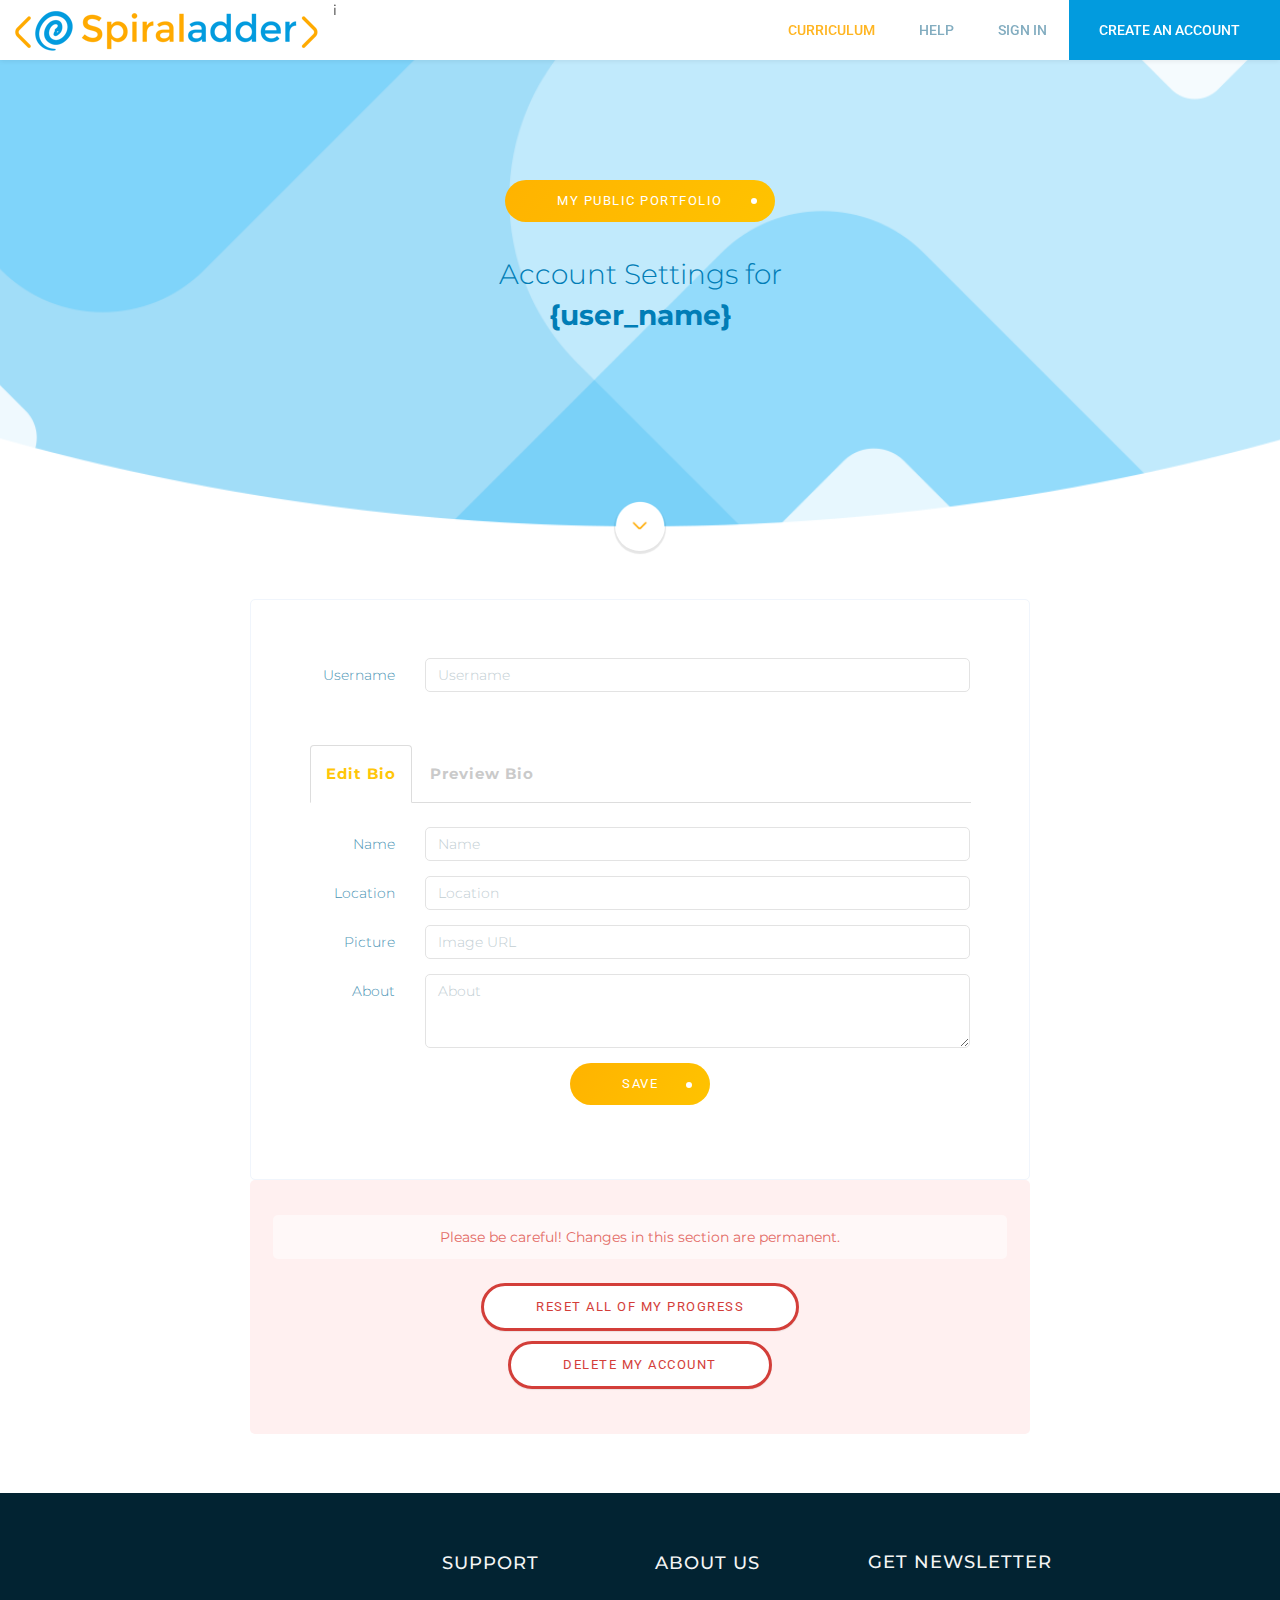
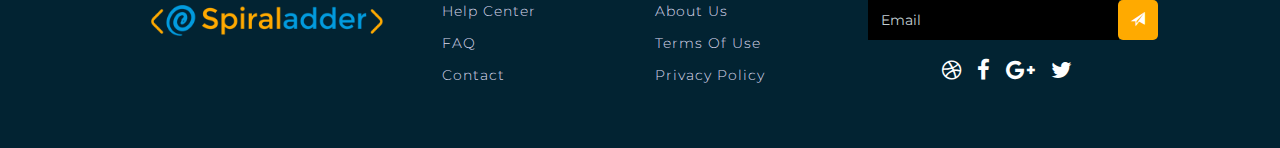
<file: sprial_ladder/settings.html>
<!DOCTYPE html>
<html lang="en">

  <head>

    <meta charset="utf-8">
    <meta name="viewport" content="width=device-width, initial-scale=1, shrink-to-fit=no">
    <meta name="description" content="">
    <meta name="author" content="">

    <title>Learn to Code | Spiraladder</title>

    <!-- Bootstrap core CSS -->
    <link rel="stylesheet" href="css/bootstrap.min.css">
    <link rel="stylesheet" href="css/bootstrap-theme.min.css">

    <!-- Fonts CSS -->
    <link href="https://fonts.googleapis.com/css?family=Roboto:300,400,500,700" rel="stylesheet">
    <link href="https://fonts.googleapis.com/css?family=Montserrat:300,400,500,700,900" rel="stylesheet">
    <link rel="stylesheet" href="css/font-awesome.min.css">



    <!-- Custom styles for this template -->
    <link href="css/style.css" rel="stylesheet">

  </head>

  <body id="page-top">

    <!-- Navigation -->
    <nav role="navigation" class="navbar navbar-default navbar-fixed-top" id="mainNav">
    <div class="container-fluid">
        <!-- Brand and toggle get grouped for better mobile display -->
        <div class="navbar-header">
            i<button type="button" data-target="#navbarCollapse" data-toggle="collapse" class="navbar-toggle x collapsed">
                <span class="icon-bar"></span>
                <span class="icon-bar"></span>
                <span class="icon-bar"></span>
            </button>
            <a href="index.html" class="navbar-brand"><img src="img/spiral_adder_logo.png" alt="learn to code at Spiraladder logo" class="img-responsive nav-logo"></a>
        </div>
        <!-- Collection of nav links and other content for toggling -->
        <div id="navbarCollapse" class="collapse navbar-collapse" data-toggle="collapse" data-target="#navbarCollapse">
            <ul class="nav navbar-nav navbar-right">
                <li class="active"><a href="#">Curriculum</a></li>
                <li><a href="#">Help</a></li>
                <li class="nav-signin"><a href="#">Sign In</a></li>
                <li class="nav-signup"><a href="#">Create An Account</a></li>
            </ul>
        </div>
    </div>
    </nav>
    

<div class="container-fluid learn-header sections">
  <div class="row page-title">
    <div class="col-xs-12 col-sm-12 col-md-12 col-lg-12">
      <div class="hero-text">
        <a class="btn btn-default btn-yellow portfolio-btn" href="#" role="button">My public portfolio</a>
        <h2>Account Settings for</h2>
        <h2 class="user-name">{user_name}</h2>
      </div>
    </div>
  </div>
  <div class="scroll-next"><a href="#"></a></div>
</div>

<div class="container sections">
  <div class="row">
    <div id="settings" class="col-xs-12 col-sm-12 col-md-8 col-lg-8 col-md-offset-2 settings-box">
        <form class="form-horizontal">
          <div class="form-group">
            <label for="input-username" class="col-sm-2 control-label">Username</label>
            <div class="col-sm-10">
              <input type="text" class="form-control" id="input-username" placeholder="Username">
            </div>
          </div>
        </form>

        <div class="settings-tabs">
            <ul class="nav nav-tabs" role="tablist">
                <li class="active"><a href="#tab-settings" role="tab" data-toggle="tab"><h4 class="settings">Edit Bio</h4></a></li>
                <li><a href="#priview" role="tab" data-toggle="tab"><h4 class="settings">Preview Bio</h4></a></li>
            </ul>            
            <div class="tab-content">
                <div class="tab-pane active" id="tab-settings">
                    <form class="form-horizontal">
                      <div class="form-group">
                        <label for="input-name" class="col-sm-2 control-label">Name</label>
                        <div class="col-sm-10">
                          <input type="text" class="form-control" id="input-name" placeholder="Name">
                        </div>
                      </div>
                      <div class="form-group">
                        <label for="input-location" class="col-sm-2 control-label">Location</label>
                        <div class="col-sm-10">
                          <input type="text" class="form-control" id="input-location" placeholder="Location">
                        </div>
                      </div>
                      <div class="form-group">
                        <label for="input-picture" class="col-sm-2 control-label">Picture</label>
                        <div class="col-sm-10">
                          <input type="text" class="form-control" id="input-picture" placeholder="Image URL">
                        </div>
                      </div>
                      <div class="form-group">
                        <label for="input-about" class="col-sm-2 control-label">About</label>
                        <div class="col-sm-10">
                          <textarea type="text" class="form-control" id="input-about" placeholder="About" rows="3"></textarea>
                        </div>
                      </div>
                      
                      <div class="form-group">
                        <div class="col-xs-12 col-sm-12 col-md-12 col-lg-12 text-center">
                          <button type="submit" class="btn btn-default btn-yellow">Save</button>
                        </div>
                      </div>
                    </form>             
                    
                </div>
                <div class="tab-pane" id="priview">
                    
                </div>
          </div>
        </div>
    </div>
    <div id="settings" class="col-xs-12 col-sm-12 col-md-8 col-lg-8 col-md-offset-2 text-center delete-section">
        <p class="bg-danger">Please be careful! Changes in this section are permanent.</p>
        <p><a class="btn btn-default btn-red">Reset all of my progress</a></p>
        <p><a class="btn btn-default btn-red">Delete my account</a></p>

    </div>
  </div>
</div>


    <!-- Footer -->
    <footer>
      <div class="container-fluid">
        <div class="row align-middle">
            <div class="col-xs-12 col-sm-12 col-md-3 col-lg-3 col-md-offset-1 col-lg-offset-1 footer-logo-col">
                <img class="footer-logo" src="img/spiral_adder_logo.png"/>
            </div>
            <div class="col-xs-12 col-sm-12 col-md-2 col-lg-2">
                <div class="footer-links">
                    <h4>Support</h4>
                    <ul>
                        <li><a href="">Help Center</a></li>
                        <li><a href="">FAQ</a></li>
                        <li><a href="">Contact</a></li>
                    </ul>
                </div>
            </div>
            <div class="col-xs-12 col-sm-12 col-md-2 col-lg-2">
                <div class="footer-links">
                    <h4>About Us</h4>
                    <ul>
                        <li><a href="">About Us</a></li>
                        <li><a href="">Terms Of Use</a></li>
                        <li><a href="">Privacy Policy</a></li>
                    </ul>
                </div>
            </div>
            <div class="col-xs-12 col-sm-12 col-md-3 col-lg-3">
                <div class="footer-links">
                    <h4>Get Newsletter</h4>
                    <div class="single">
                        <div class="input-group">
                             <input type="email" class="form-control" placeholder="Email">
                             <span class="input-group-btn">
                             <button class="btn btn-theme" type="submit"><span class="glyphicon glyphicon-send" aria-hidden="true"></span></button>
                             </span>
                        </div>
                    </div>
                    <div class="social-links">
                        <ul>
                            <li><a href=""><span class="fa fa-dribbble" aria-hidden="true"></span></a></li>
                            <li><a href=""><span class="fa fa-facebook" aria-hidden="true"></span></a></li>
                            <li><a href=""><span class="fa fa-google-plus" aria-hidden="true"></span></a></li>
                            <li><a href=""><span class="fa fa-twitter" aria-hidden="true"></span></a></li>
                        </ul>
                    </div>
                </div>

            </div>
        </div>
      </div>
      <!-- /.container -->
    </footer>
    <!-- Smooth scroll sections -->
    <script type="text/javascript">
        
    window.onload=function(){ 
        var i = 0;
        $('.scroll-next').on('click', function(e) {
          e.preventDefault();
          i++;
          var offset = $("div.sections").eq(i).offset().top;
          $('html, body').stop().animate({
            scrollTop: offset
          }, 400);
        });
        function toggleIcon(e) {
        $(e.target)
        .prev('.panel-heading')
        .find(".more-less")
        .toggleClass('glyphicon-plus glyphicon-minus');
        }
        $('.panel-group').on('hidden.bs.collapse', toggleIcon);
        $('.panel-group').on('shown.bs.collapse', toggleIcon);
    }
    
    </script>

    <!-- Bootstrap core JavaScript -->
    <script src="http://ajax.googleapis.com/ajax/libs/jquery/1.11.1/jquery.min.js"></script>
    <script src="http://maxcdn.bootstrapcdn.com/bootstrap/3.2.0/js/bootstrap.min.js"></script>
  </body>

</html>
</file>
<file: css/style.css>
/*!
 * Header

* {
    border: 1px solid red;
}
 */

header {
  padding: 154px 0 100px;
}
@media (min-width: 992px) {
  header {
    padding: 156px 0 100px;
  }
}
section {
  padding: 150px 0;
}
.no-m {
    margin: 0 !important;
}
.navbar-toggle.navbar-left {
  float: left;
  margin-left: 10px;
}
#mainNav {
	background: #fff;
	border: none;
}
#mainNav .navbar-nav>li>a {
	padding: 20px 22px;
	color: #83adc0;
	text-transform: uppercase;
	font-weight: 500;
	text-shadow: none;
	font-family: 'Roboto', sans-serif;
}
#mainNav .navbar-nav>.active>a, #mainNav .navbar-nav>li>a:hover {
	background: none;
	color: #ffb521;
	box-shadow: none;
}
#mainNav li.nav-signup>a {
	background: #029bde;
	color: #ffffff;
	padding-left: 30px;
	padding-right: 40px;
}
#mainNav li.nav-signup>a:hover {
	background: #ffb521;
	color: #ffffff;
}
.navbar-toggle.x, .navbar-toggle.x:focus, .navbar-toggle.x:hover{
    background: transparent;
    border: none;
}
.navbar-toggle.x .icon-bar {
    background-color: #029bde;
    -webkit-transition: all 300ms ease-in;
    -moz-transition: all 300ms ease-in;
    -ms-transition: all 300ms ease-in;
    -o-transition: all 300ms ease-in;
    transition: all 300ms ease-in;
}
.navbar-toggle.x .icon-bar:nth-of-type(1) {
    -webkit-transform: rotate(45deg);
    -ms-transform: rotate(45deg);
    transform: rotate(45deg);
    -webkit-transform-origin: 10% 10%;
    -ms-transform-origin: 10% 10%;
    transform-origin: 10% 10%;
}

.navbar-toggle.x .icon-bar:nth-of-type(2) {
    opacity: 0;
    filter: alpha(opacity=0);
}

.navbar-toggle.x .icon-bar:nth-of-type(3) {
    -webkit-transform: rotate(-45deg);
    -ms-transform: rotate(-45deg);
    transform: rotate(-45deg);
    -webkit-transform-origin: 10% 90%;
    -ms-transform-origin: 10% 90%;
    transform-origin: 10% 90%;
}

/* ANIMATED X COLLAPSED */
.navbar-toggle.x.collapsed .icon-bar:nth-of-type(1) {
    -webkit-transform: rotate(0);
    -ms-transform: rotate(0);
    transform: rotate(0);
}

.navbar-toggle.x.collapsed .icon-bar:nth-of-type(2) {
    opacity: 1;
    filter: alpha(opacity=100);
}

.navbar-toggle.x.collapsed .icon-bar:nth-of-type(3) {
    -webkit-transform: rotate(0);
    -ms-transform: rotate(0);
    transform: rotate(0);
}

/*!
 * Body
 */
body {
	font-family: 'Montserrat', sans-serif;
}
h1 {
    font-weight: 700;
}
p {
    color: #92a3ab;
}
.sections {
    position: relative;
}
.text-center {
    text-align: center;
}
.hero-section {
	background-image: url(../img/hero_section_bg.png);
	background-size: cover;
    background-repeat: no-repeat;
    background-position: center top;
}
.align-middle {
    display: flex;
    align-items: center;
    
}
.yellow-text {
    color: #ffaa00;
}
.blue-text {
    color: #029bde;
}
.fw-100 {
    font-weight: 100;
}
.fw-300 {
    font-weight: 300;
}
.fw-400 {
    font-weight: 400;
}
.fw-500 {
    font-weight: 500;
}
.fw-600 {
    font-weight: 600;
}
.full-screen {
   min-height: calc(100vh); 
}
.scroll-row {
    text-align: center;
    width: 100%;
    left: 2px;
    bottom: -25px;
    position: absolute;
}
.hero-section .scroll-row {
    bottom: 0;
}
.scroll-next {
    background: url(../img/scroll-icon.png);
    background-size: contain;
    width: 50px;
    height: 50px;
    margin: 0 auto;
    display: block;
    position: relative;
    bottom: 0px;
    border-radius: 50px;
    -webkit-box-shadow: 0px 2px 1px 1px rgba(0,0,0,.1);
    box-shadow: 0px 2px 1px 1px rgba(0,0,0,.1);
    cursor: pointer;
    z-index: 99;
}
.scroll-next:hover {
    animation: bounce 500ms infinite alternate;
    -webkit-animation: bounce 500ms infinite alternate;
}
@keyframes bounce {
  from {
    transform: translateY(-5px);
  }
  to {
    transform: translateY(5px);
  }
}
@-webkit-keyframes bounce {
  from {
    transform: translateY(-5px);
  }
  to {
    transform: translateY(5px);
  }
}

.hero-img img {
    width: 100%;
}
.hero-text h1 {
    color: #007db6;
    font-size: 2.8em;
    font-weight: bolder;
    margin-bottom: 0;
}

.hero-text h2 {
    color: #007db6;
    font-size: 2em;
    font-weight: 300;
    margin-top: 0;
}
.btn-yellow {
    background: -moz-linear-gradient(326deg, #ffb300 0%, #ffc300 100%); /* ff3.6+ */
	background: -webkit-gradient(linear, left top, right bottom, color-stop(0%, #ffb300), color-stop(100%, #ffc300)); /* safari4+,chrome */
	background: -webkit-linear-gradient(326deg, #ffb300 0%, #ffc300 100%); /* safari5.1+,chrome10+ */
	background: -o-linear-gradient(326deg, #ffb300 0%, #ffc300 100%); /* opera 11.10+ */
	background: -ms-linear-gradient(326deg, #ffb300 0%, #ffc300 100%); /* ie10+ */
	background: linear-gradient(124deg, #ffb300 0%, #ffc300 100%); /* w3c */
	filter: progid:DXImageTransform.Microsoft.gradient( startColorstr='#ffb300', endColorstr='#ffc300',GradientType=1 );
    color: #fff;
    text-shadow: none;
    text-transform: uppercase;
    padding: 12px 52px;
    border-radius: 25px;
    font-size: .9em;
    font-family: 'Roboto', sans-serif;
    letter-spacing: 1.5px;
    position: relative;
    border: none;
    box-shadow: none;
}
.btn-yellow:before {
    position: absolute;
    background: #fff;
    content: '';
    right: 18px;
    top: 44%;
    height: 6px;
    width: 6px;
    display: block;
    border-radius: 20px;
    -webkit-transition: all 300ms ease-in;
	-moz-transition: all 300ms ease-in;
	-ms-transition: all 300ms ease-in;
	-o-transition: all 300ms ease-in;
	transition: all 300ms ease-in;
}
.btn-yellow:hover {
	background-color: #029bde;
	color: #fff;
}
.btn-yellow:hover:before {
    -webkit-animation:bounce-ball 1s infinite;
}
.btn-blue-line {
    text-shadow: none;
    text-transform: uppercase;
    padding: 12px 52px;
    border-radius: 25px;
    font-size: .9em;
    font-family: 'Roboto', sans-serif;
    letter-spacing: 1.5px;
    position: relative;
    color: #029bde;
    border: 3px solid #029bde;
    background: #ffffff;
    -webkit-transition: all 300ms ease-in;
    -moz-transition: all 300ms ease-in;
    -ms-transition: all 300ms ease-in;
    -o-transition: all 300ms ease-in;
    transition: all 300ms ease-in;
}
.btn-blue-line:hover {
    color: #ffffff;
    background: #029bde;
    border-color: #029bde !important;
    -webkit-transition: all 300ms ease-in;
    -moz-transition: all 300ms ease-in;
    -ms-transition: all 300ms ease-in;
    -o-transition: all 300ms ease-in;
    transition: all 300ms ease-in;
}
@keyframes bounce-ball {
    0%   { transform: translateX(0px); }
    5%   { transform: translateX(-2px); }
    10%  { transform: translateX(-5px); }
    15%  { transform: translateX(-2px); }
    20%  { transform: translateX(0px); }
    25%  { transform: translateX(3px); }
    30%  { transform: translateX(5px); }
    35%  { transform: translateX(6px); }
    40%  { transform: translateX(7px) scale(.9, 1.1); }
    50%  { transform: translateX(7px) scale(.6, 1.4); }
    55%  { transform: translateX(7px) scale(.8, 1.2); }
    60%  { transform: translateX(7px) scale(.95, 1.05); }
    65%  { transform: translateX(6px); }
    70%  { transform: translateX(5px); }
    75%  { transform: translateX(4px); }
    80%  { transform: translateX(3px); }
    85%  { transform: translateX(2px); }
    90%  { transform: translateX(1px); }
    95%  { transform: translateX(0px); }
    100% { transform: translateX(0px); }
}
.testimonial {
    background-image: url(../img/testimonial_bg.png);
    background-size: cover;
    color: #ffffff;
    min-height: calc(100vh - 100px);
    align-items: center;
    padding: 10% 0;
}
.testimonial h1 {
    text-align: center;
    margin-bottom: 6%;
    letter-spacing: 1px;
    color: #ffffff;
}
.testimonial-col {
    font-family: 'Roboto', sans-serif;
    text-align: center;
}
.testimonial-col .quote {
    font-weight: 300;
    font-style: italic;
    font-size: 1.2em;
    padding: 24px;
    letter-spacing: 1px;
    color: #ffffff;
}
.testimonial-col .auther {
    font-weight: bold;
    font-size: 1em;
    color: #ffffff;
}
.learn-section {
    padding-top: 5%;
}
.learn-img {
    text-align: center;
}
.learn-img>picture>img {
    max-width: 75%;
}
.learn-txt {
    text-align: center;
    z-index: 9;
    margin: 0 auto;
    margin-bottom: -20%;
    float: unset;
}
.learn-txt h1 {
    color: #ffaf01;
    margin-bottom: 32px;
}
.learn-txt p {
    color: #9da1a5;
    margin-bottom: 5%;
    font-weight: 300;
}
.learn-bottom-img picture img {
    width: 100%;
}

/*!
 * Timeline
 */
.timeline {
    list-style: none;
    padding: 10px 0;
    position: relative;
    font-weight: 300;
}
.timeline:before {
    top: 0;
    bottom: 0;
    position: absolute;
    content:" ";
    width: 6px;
    background: url(../img/timeline_line.png);
    background-repeat: repeat;
    left: 50%;
    margin-left: -1.5px;
}
.timeline > li {
    margin-bottom: -3%;
    position: relative;
    width: 50%;
    float: left;
    clear: left;
    min-height: 360px;
    display: flex;
    align-items: center;
}
.timeline > li:before, .timeline > li:after {
    content:" ";
    display: table;
}
.timeline > li:after {
    clear: both;
}
.timeline > li:before, .timeline > li:after {
    content:" ";
    display: table;
}
.timeline > li:after {
    clear: both;
}
.timeline > li > .timeline-panel {
    width: calc(100% - 25px);
    width: -moz-calc(100% - 25px);
    width: -webkit-calc(100% - 25px);
    float: left;
    position: relative;
}
.timeline > li > .timeline-badge {
    background: url(../img/timeline_bullet.png);
    width: 20px;
    height: 20px;
    line-height: 50px;
    text-align: center;
    position: absolute;
    top: 45%;
    right: -12px;
    z-index: 100;
}
.timeline > li.timeline-inverted > .timeline-panel {
    float: right;
}
.timeline > li.timeline-inverted > .timeline-panel:before {
    border-left-width: 0;
    border-right-width: 15px;
    left: -15px;
    right: auto;
}
.timeline > li.timeline-inverted > .timeline-panel:after {
    border-left-width: 0;
    border-right-width: 14px;
    left: -14px;
    right: auto;
}
.timeline-body > p, .timeline-body > ul {
    padding: 10px 15px;
    margin-bottom: 0;
}
.timeline > li.timeline-inverted {
    float: right;
    clear: right;
}
.timeline > li:nth-child(2) {
    margin-top: 0;
}
.timeline > li.timeline-inverted > .timeline-badge {
    left: -12px;
}
.no-float {
    float: none !important;
}
.timeline-body img {
    float: right;
}
.timeline-inverted .timeline-body img {
    float: left;
    max-height: 360px;
    margin-left: 5%;
    margin-right: 5%;
}
.timeline-body > p {
    margin-left: 5%;
    margin-right: 5%;
    color: #4b94b4;
    font-size: 2em;
    font-weight: bold;
}
.timeline-inverted .timeline-body > p {
    text-align: left;
}
.timeline > li {
	text-align: right;
}
.timeline-left {
	float: right;
}
.timeline li.clearfix.no-float {
    min-height: auto;
}
.timeline-inverted .timeline-badge {
	display: none;
}
.timeline.mobile {
    display: none;
}
@media (max-width: 767px) {
    ul.timeline:before {
        left: 40px;
    }
    ul.timeline > li {
        margin-bottom: 0px;
        position: relative;
        width:100%;
        float: left;
        clear: left;
        min-height: 200px;
        text-align: left;
    }
    ul.timeline > li > .timeline-panel {
        width: calc(100% - 65px);
        width: -moz-calc(100% - 65px);
        width: -webkit-calc(100% - 65px);
    }
    ul.timeline > li > .timeline-badge {
        left: 32px;
        margin-left: 0;
        top: 45%px;
    }
    .timeline-inverted .timeline-badge {
    	display: block;
	}
    ul.timeline > li > .timeline-panel {
        float: right;
        margin-left: 5%;
    }
    ul.timeline > li > .timeline-panel:before {
        border-left-width: 0;
        border-right-width: 15px;
        left: -15px;
        right: auto;
    }
    ul.timeline > li > .timeline-panel:after {
        border-left-width: 0;
        border-right-width: 14px;
        left: -14px;
        right: auto;
    }
    .timeline > li.timeline-inverted {
        float: left;
        clear: left;
        margin-top: 30px;
        margin-bottom: 30px;
    }
    .timeline > li.timeline-inverted > .timeline-badge {
        left: 32px;
    }
 }



/*!
 * Footer
 */
footer {
    background: #022332;
    width: 100%;
    padding: 50px 0;
}
.footer-logo {
    width: 80%;
    text-align: center;
    margin: 0 auto;
}
.footer-links h4 {
    color: #f4f5f5;
    margin-bottom: 28px;
    text-transform: uppercase;
    letter-spacing: 1px;
}
.footer-links>ul {
    margin-left: 0;
    padding-left: 0;
}
.footer-links>ul>li {
    list-style: none;
    margin: 12px 0;
}
.footer-links>ul>li>a {
    color: #dbd9ee;
    font-weight: 300;
    letter-spacing: 1px;
}
.footer-links .single {
    max-width: 100%;
    margin: 0 auto;
    text-align: center;
    position: relative;
    z-index: 2; 
}
.footer-links .single .form-control {
    height: 40px;
    background: rgba(0, 0, 0, 1);
    border-color: transparent;
    border-radius: 0px; 
}
.footer-links .single .form-control:focus {
    box-shadow: none;
    border-color: #243c4f;
}
.footer-links .single .btn {
    min-height: 40px; 
    border-radius: 5px;
    background: #ffaa00;
    color: #fff;
}
.social-links>ul {
    margin: 0 auto;
    text-align: center;
}
.social-links>ul>li {
    display: inline-block;
    margin: 14px 12px 12px 0; 
}
.social-links>ul>li>a {
    font-size: 1.6em;
    color: #fff;
}

/*!
 * Curriculum Page
 */
 .learn-header {
    text-align: center;
    background: url(../img/learn-header-bg.png);
    height: 60vh;
    background-size: cover;
    background-position: center top;
 }
 .learn-header .hero-text {
    margin-top: 20vh;
}
.hero-text p {
    font-weight: 300;
    margin-top: 1%;
    color:#0b9bdc;
    font-size: 1.1em;
}
.lesson-list  {
    margin-left: 0px;
}
.lesson-list li {
    list-style: none;
    margin: 8px;
    position: relative;
}

.lesson-list li:before {
    position: absolute;
    width: 18px;
    height: 18px;
    content: '';
    display: block;
    top: 1px;
    left: -22px;
    background: url(../img/lesson-bullet.png);
    background-size: contain;
    background-repeat: no-repeat;
}
.lesson-list li.complted:before {
    position: absolute;
    width: 18px;
    height: 18px;
    content: '';
    display: block;
    top: 1px;
    left: -22px;
    background: url(../img/complete-bullet.png);
    background-size: contain;
    background-repeat: no-repeat;
}
.list-title {
    font-size: 1.2em;
    margin-left: 32px;
}
.curriculum-title h3 {
    margin-top: 8%;
}
.curriculum {
    margin-top: 5%;
    margin-bottom: 5%;
}


/*!
 * Settings
 */
.portfolio-btn {
    margin-bottom: 3%;
}
h2.user-name{
    font-weight: bold;
}
.settings-box {
    border: 1px solid #f0f5fc;
    padding: 5%;
    margin-top: 5%;
    border-radius: 5px;
}
.settings-tabs {
    margin-top: 8%;
}
#settings input, #settings textarea {
    box-shadow: none;
    border-radius: 5px;
    border-color: #e3e3e3;
    font-weight: 300;
}
#tab-settings label, #settings label {
    color: #4b94b4;
    font-weight: 300;
}
.tab-content {
    margin-top: 24px;
}
.form-control::-webkit-input-placeholder { color: #c2ced3; }
.form-control:-moz-placeholder { color: #c2ced3; }
.form-control::-moz-placeholder { color: #c2ced3; }
.form-control:-ms-input-placeholder { color: #c2ced3; }
.form-control::-ms-input-placeholder { color: #c2ced3; }
.nav-tabs>li.active a {
    color: #ffc608;
}
.nav.nav-tabs h4 {
    font-size: 15px;
    color: #cacaca;
    font-weight: bold;
    letter-spacing: 1px;
}
.nav.nav-tabs .active h4, .nav.nav-tabs h4:hover {
    color: #ffc608;
}
.delete-section {
    background: #fff0f0;
    border-radius: 5px;
    padding: 3% 2%;
    margin-bottom: 5%;
}
.delete-section .bg-danger {
    color: #e36b66;
    background-color: #fff8f8;
    border-radius: 5px;
    padding: 12px 0px;
    margin-bottom: 24px;
}
.btn-red {
    background: #fff;
    color: #d33e39;
    text-shadow: none;
    text-transform: uppercase;
    padding: 12px 52px;
    border-radius: 25px;
    font-size: .9em;
    font-family: 'Roboto', sans-serif;
    letter-spacing: 1.5px;
    position: relative;
    border: 3px solid #d33e39;
}
.btn-red:hover {
    background-color: #d33e39;
    color: #fff;
    border: 3px solid #d33e39;
}

/*!
 * Accordian
 */
.curriculum .panel-default {
    background: none;
    border: none;
    box-shadow: none;
}
.curriculum .panel-default>.panel-heading {
    background: none;
    border: none;
    position: relative;
}
.panel-title {
    font-weight: bold;
}
.outter-accordian .panel-default>.panel-heading {
    color: #4b94b4;
}
.inner-accordian .panel-default>.panel-heading {
    color: #ffaa00;
}
.panel-default>.panel-heading+.panel-collapse>.panel-body {
    border: none;
}
.panel-title a {
    padding-left: 25px;
}
.panel-title a:before {
    position: absolute;
    content: '';
    width: 31px;
    height: 31px;
    display: block;
    top: 0;
    left: 0;
    background: url(../img/accordian-icon.png);
    -moz-transform: rotate(-90deg);
    -webkit-transform: rotate(-90deg);
    -o-transform: rotate(-90deg);
    -ms-transform: rotate(-90deg);
    transform: rotate(-90deg);
}
.panel-title a.collapsed:before, .panel-title a.active:before {
    -moz-transform: rotate(0deg);
    -webkit-transform: rotate(0deg);
    -o-transform: rotate(0deg);
    -ms-transform: rotate(0deg);
    transform: rotate(0deg);
}
.lesson-content {
    background: #fefefe;
    margin-bottom: 4.5vh;
    margin-top: 8vh;
}
.lesson-content .lessons-col {
    padding: 1rem;
    background: #ffffff;
    border-radius: 10px;
    border: 2px solid #f7f7f7;
    margin-left: 0rem;
    margin-right: 0rem;
    min-height: 780px;
}
.lesson-quote {
    background: #eeeeee;
    padding: 2rem;
    font-weight: 300;
    border-radius: 10px;
}
.lesson-quote .highlight {
    background: #d0d2d5;
    padding: 0 3px;
    color: #333333;
    border-radius: 1px;
}
.lesson-content .lesson-text {
    margin-top: 2rem;
    padding: 0 1rem;
}
.lesson-content .btn-yellow {
    border:3px solid #ffb300 !important;
}
.lesson-content .btn-yellow:hover {
    color: #ffb300;
    border-color: #ffb300;
    background: #ffffff;
}
.lesson-content .btn-yellow:before{
    display: none;
}
.lesson-content .btn {
    padding: 10px 16px;
    clear: both;
    display: block;
    max-width: 60%;
    margin: 0 auto;
    margin-top: .8rem;
    border: 3px solid;
}
.lesson-content p {
    color: #333;
}
.lesson-warnings {
    margin-top: 2rem;
    padding-right: 1rem;
}
.lesson-warnings img {
    display: inline-block;
    margin-right: 10px;
    width: 20px;
}
.lesson-warnings p {
    font-weight: 300;
}
.lesson-warnings p span {
    letter-spacing: 1px;
}
#code-input {
    padding: 0;
    border-color: #e2e2e2;
}
#code-input textarea {
    border-radius: 10px 10px 0 0 !important;
    border: 2px solid #e2e2e2;
    margin-left: -0.5%;
    min-width: 101%;
    display: block;
}
.test-start, .test-end, .code-message {
    font-family: 'Inconsolata', monospace;
}
.code-warnings {
    margin-top: 3rem;
    padding: 0 1.5rem;
}
.mobile li.timeline-inverted.timeline-two {
    margin-bottom: 0;
}

.mobile li.timeline-inverted.timeline-three {
    margin-top: 0;
}

.mobile li.timeline-four {
    margin-top: 30px;
}

.mobile li.timeline-five {
    margin-top: 30px;
}

.mobile li.timeline-inverted.timeline-six {
    margin-top: 0;
}
.testimonial-row {
    max-width: 80%;
    margin: 0 auto !important;
    float: unset;
}
.lesson-content .col-sm-12.col-md-4.col-lg-4 {
    padding-left: 5px;
    padding-right: 5px;
}
 /* 
  ##Device = Low Resolution Tablets, Mobiles (Landscape)
  ##Screen = B/w 481px to 767px
*/
@media (max-width: 860px) {
    .navbar-collapse.collapse {
        display: none !important;
    }
    .navbar-collapse.collapse.in {
        display: block !important;
    }
    .navbar-header .collapse, .navbar-toggle {
        display:block !important;
    }
    .navbar-header {
        float:none;
    }
    .nav-logo {
        width: 78%;
    }
}

@media (min-width: 481px) and (max-width: 740px) {
    .navbar-brand {max-width: 70%;}
    .nav-logo {width: 78%;}  
    .timeline.mobile {
        display: block;
    }
    .timeline {
        display: none;
    }
    .navbar-brand>img {
        margin: 0 auto;
    }
    .timeline-body img {
        float: unset;
    }
    .timeline-section {
        margin-top: -4vh;
    }
    .mobile .timeline-one {
        margin-top: 4vh;
    }
    .learn-img {
        margin-top: 4vh;
    }
}

/* 
  ##Device = Most of the Smartphones Mobiles (Portrait)
  ##Screen = B/w 320px to 479px
*/

@media (min-width: 320px) and (max-width: 480px) {
    .timeline.mobile {
        display: block;
        margin-top: -3vh;
        margin-bottom: -8vh;
    }
    .mobile li.timeline-five {
        margin-top: 3.4vh;
    }
    .timeline > li.timeline-inverted {
        margin-top: 0;
        margin-bottom: 0;
    }
    .timeline > li {
        min-height: 125px !important;
    }
    .timeline {
        display: none;
    }
    .navbar-brand>img {
        margin: 0 auto;
    }
	.navbar-brand {max-width: 70%;}
	.nav-logo {width: 78%;}
	.row.align-middle {
        display: grid;
        align-items: center;
	}
	.timeline-body img {
        float: unset;
        max-width: 100%;
	}
    footer [class*="col-"] {
        margin-bottom: 34px;
    }
    .lesson-content .lessons-col  {
        margin-top: 1vh;
    }
    .testimonial {
        padding: 4vh 0;
    }
    .navbar-nav {
        margin: 7.5px -15px 0 -15px;
    }
    .learn-img>picture>img {
        max-width: 100%;
    }
    .list-title {
        margin-left: 0;
    }
    .full-screen {
        min-height: calc(100vh - 50px);
    }
    .learn-img {
        margin-top: 4vh;
    }
    .timeline-body > p {
        margin-left: 16%;
        margin-right: 0%;
        font-size: 1.5em;
    }
    .testimonial-col .quote {
        padding: 10px 24px;
    }
    .testimonial-col .auther {
        margin-bottom: 5vh;
    }
}
@media (max-width: 319px) {
    .timeline-body > p {
        margin-left: 16%;
        margin-right: 0%;
        font-size: 1.5em;
    }
    .testimonial {
        padding: 4vh 0;
    }
    .learn-img {
        margin-top: 4vh;
    }
    .timeline.mobile {
        display: block;
    }
    .timeline {
        display: none;
    }
    .navbar-brand {max-width: 70%;}
    .nav-logo {width: 78%;}
    .row.align-middle {
        display: grid;
        align-items: center;
    }
    .timeline-body img {
        float: unset;
        max-width: 100%;
    }
    footer [class*="col-"] {
        margin-bottom: 34px;
    }
    .lesson-content .lessons-col  {
        margin-top: 1vh;
    }
    .navbar-nav {
        margin: 7.5px -15px 0 -15px;
    }
    .learn-img>picture>img {
        max-width: 100%;
    }
    .navbar-brand>img {
        margin: 0 auto;
    }  
    .list-title {
        margin-left: 0;
    }
    .full-screen {
        min-height: calc(100vh - 50px);
    }
    .testimonial-col .quote {
        padding: 10px 24px;
    }
    .testimonial-col .auther {
        margin-bottom: 5vh;
    }
}
</file>
<file: sprial_ladder/css/style.css>
/*!
 * Header

* {
    border: 1px solid red;
}*/


header {
  padding: 154px 0 100px;
}
@media (min-width: 992px) {
  header {
    padding: 156px 0 100px;
  }
}
section {
  padding: 150px 0;
}
.no-m {
    margin: 0 !important;
}
.navbar-toggle.navbar-left {
  float: left;
  margin-left: 10px;
}
#mainNav {
	background: #fff;
	border: none;
}
#mainNav .navbar-nav>li>a {
	padding: 20px 22px;
	color: #83adc0;
	text-transform: uppercase;
	font-weight: 500;
	text-shadow: none;
	font-family: 'Roboto', sans-serif;
}
#mainNav .navbar-nav>.active>a, #mainNav .navbar-nav>li>a:hover {
	background: none;
	color: #ffb521;
	box-shadow: none;
}
#mainNav li.nav-signup>a {
	background: #029bde;
	color: #ffffff;
	padding-left: 30px;
	padding-right: 40px;
}
#mainNav li.nav-signup>a:hover {
	background: #ffb521;
	color: #ffffff;
}
.navbar-toggle.x, .navbar-toggle.x:focus, .navbar-toggle.x:hover{
    background: transparent;
    border: none;
}
.navbar-toggle.x .icon-bar {
    background-color: #029bde;
    -webkit-transition: all 300ms ease-in;
    -moz-transition: all 300ms ease-in;
    -ms-transition: all 300ms ease-in;
    -o-transition: all 300ms ease-in;
    transition: all 300ms ease-in;
}
.navbar-toggle.x .icon-bar:nth-of-type(1) {
    -webkit-transform: rotate(45deg);
    -ms-transform: rotate(45deg);
    transform: rotate(45deg);
    -webkit-transform-origin: 10% 10%;
    -ms-transform-origin: 10% 10%;
    transform-origin: 10% 10%;
}

.navbar-toggle.x .icon-bar:nth-of-type(2) {
    opacity: 0;
    filter: alpha(opacity=0);
}

.navbar-toggle.x .icon-bar:nth-of-type(3) {
    -webkit-transform: rotate(-45deg);
    -ms-transform: rotate(-45deg);
    transform: rotate(-45deg);
    -webkit-transform-origin: 10% 90%;
    -ms-transform-origin: 10% 90%;
    transform-origin: 10% 90%;
}

/* ANIMATED X COLLAPSED */
.navbar-toggle.x.collapsed .icon-bar:nth-of-type(1) {
    -webkit-transform: rotate(0);
    -ms-transform: rotate(0);
    transform: rotate(0);
}

.navbar-toggle.x.collapsed .icon-bar:nth-of-type(2) {
    opacity: 1;
    filter: alpha(opacity=100);
}

.navbar-toggle.x.collapsed .icon-bar:nth-of-type(3) {
    -webkit-transform: rotate(0);
    -ms-transform: rotate(0);
    transform: rotate(0);
}

/*!
 * Body
 */
body {
	font-family: 'Montserrat', sans-serif;
}
h1 {
    font-weight: 700;
}
p {
    color: #92a3ab;
}
.sections {
    position: relative;
}
.text-center {
    text-align: center;
}
.hero-section {
	background-image: url(../img/hero_section_bg.png);
	background-size: cover;
    background-repeat: no-repeat;
    background-position: center top;
    max-height: 95vh;
}
.align-middle {
    display: flex;
    align-items: center;
    
}
.yellow-text {
    color: #ffaa00;
}
.blue-text {
    color: #029bde;
}
.fw-100 {
    font-weight: 100;
}
.fw-300 {
    font-weight: 300;
}
.fw-400 {
    font-weight: 400;
}
.fw-500 {
    font-weight: 500;
}
.fw-600 {
    font-weight: 600;
}
.full-screen {
   min-height: calc(100vh); 
}
.scroll-row {
    text-align: center;
    width: 100%;
    left: 2px;
    bottom: -25px;
    position: absolute;
}
.hero-section .scroll-row {
    bottom: 0;
}
.scroll-next {
    background: url(../img/scroll-icon.png);
    background-size: contain;
    width: 50px;
    height: 50px;
    margin: 0 auto;
    display: block;
    position: absolute;
    bottom: -2%;
    border-radius: 50px;
    -webkit-box-shadow: 0px 2px 1px 1px rgba(0,0,0,.1);
    box-shadow: 0px 2px 1px 1px rgba(0,0,0,.1);
    cursor: pointer;
    z-index: 99;
    left: calc(50% - 25px);
}

.scroll-next:hover {
    animation: bounce 500ms infinite alternate;
    -webkit-animation: bounce 500ms infinite alternate;
}
@keyframes bounce {
  from {
    transform: translateY(-5px);
  }
  to {
    transform: translateY(5px);
  }
}
@-webkit-keyframes bounce {
  from {
    transform: translateY(-5px);
  }
  to {
    transform: translateY(5px);
  }
}

.hero-img img {
    width: 100%;
}
.hero-text h1 {
    color: #007db6;
    font-size: 2.8em;
    font-weight: bolder;
    margin-bottom: 0;
}

.hero-text h2 {
    color: #007db6;
    font-size: 2em;
    font-weight: 300;
    margin-top: 0;
}
.btn-yellow {
    background: -moz-linear-gradient(326deg, #ffb300 0%, #ffc300 100%); /* ff3.6+ */
	background: -webkit-gradient(linear, left top, right bottom, color-stop(0%, #ffb300), color-stop(100%, #ffc300)); /* safari4+,chrome */
	background: -webkit-linear-gradient(326deg, #ffb300 0%, #ffc300 100%); /* safari5.1+,chrome10+ */
	background: -o-linear-gradient(326deg, #ffb300 0%, #ffc300 100%); /* opera 11.10+ */
	background: -ms-linear-gradient(326deg, #ffb300 0%, #ffc300 100%); /* ie10+ */
	background: linear-gradient(124deg, #ffb300 0%, #ffc300 100%); /* w3c */
	filter: progid:DXImageTransform.Microsoft.gradient( startColorstr='#ffb300', endColorstr='#ffc300',GradientType=1 );
    color: #fff;
    text-shadow: none;
    text-transform: uppercase;
    padding: 12px 52px;
    border-radius: 25px;
    font-size: .9em;
    font-family: 'Roboto', sans-serif;
    letter-spacing: 1.5px;
    position: relative;
    border: none;
    box-shadow: none;
}
.btn-yellow:before {
    position: absolute;
    background: #fff;
    content: '';
    right: 18px;
    top: 44%;
    height: 6px;
    width: 6px;
    display: block;
    border-radius: 20px;
    -webkit-transition: all 300ms ease-in;
	-moz-transition: all 300ms ease-in;
	-ms-transition: all 300ms ease-in;
	-o-transition: all 300ms ease-in;
	transition: all 300ms ease-in;
}
.btn-yellow:hover {
	background-color: #029bde;
	color: #fff;
}
.btn-yellow:hover:before {
    -webkit-animation:bounce-ball 1s infinite;
}
.btn-blue-line {
    text-shadow: none;
    text-transform: uppercase;
    padding: 12px 52px;
    border-radius: 25px;
    font-size: .9em;
    font-family: 'Roboto', sans-serif;
    letter-spacing: 1.5px;
    position: relative;
    color: #029bde;
    border: 3px solid #029bde;
    background: #ffffff;
    -webkit-transition: all 300ms ease-in;
    -moz-transition: all 300ms ease-in;
    -ms-transition: all 300ms ease-in;
    -o-transition: all 300ms ease-in;
    transition: all 300ms ease-in;
}
.btn-blue-line:hover {
    color: #ffffff;
    background: #029bde;
    border-color: #029bde !important;
    -webkit-transition: all 300ms ease-in;
    -moz-transition: all 300ms ease-in;
    -ms-transition: all 300ms ease-in;
    -o-transition: all 300ms ease-in;
    transition: all 300ms ease-in;
}
@keyframes bounce-ball {
    0%   { transform: translateX(0px); }
    5%   { transform: translateX(-2px); }
    10%  { transform: translateX(-5px); }
    15%  { transform: translateX(-2px); }
    20%  { transform: translateX(0px); }
    25%  { transform: translateX(3px); }
    30%  { transform: translateX(5px); }
    35%  { transform: translateX(6px); }
    40%  { transform: translateX(7px) scale(.9, 1.1); }
    50%  { transform: translateX(7px) scale(.6, 1.4); }
    55%  { transform: translateX(7px) scale(.8, 1.2); }
    60%  { transform: translateX(7px) scale(.95, 1.05); }
    65%  { transform: translateX(6px); }
    70%  { transform: translateX(5px); }
    75%  { transform: translateX(4px); }
    80%  { transform: translateX(3px); }
    85%  { transform: translateX(2px); }
    90%  { transform: translateX(1px); }
    95%  { transform: translateX(0px); }
    100% { transform: translateX(0px); }
}
.testimonial {
    background-image: url(../img/testimonial_bg.png);
    background-size: cover;
    color: #ffffff;
    min-height: calc(100vh - 100px);
    align-items: center;
    padding: 10% 0;
}
.testimonial h1 {
    text-align: center;
    margin-bottom: 6%;
    letter-spacing: 1px;
    color: #ffffff;
}
.testimonial-col {
    font-family: 'Roboto', sans-serif;
    text-align: center;
}
.testimonial-col .quote {
    font-weight: 300;
    font-style: italic;
    font-size: 1.2em;
    padding: 24px;
    letter-spacing: 1px;
    color: #ffffff;
}
.testimonial-col .auther {
    font-weight: bold;
    font-size: 1em;
    color: #ffffff;
}
.learn-section {
    padding-top: 5%;
}
.learn-img {
    text-align: center;
}
.learn-img>picture>img {
    max-width: 75%;
}
.learn-txt {
    text-align: center;
    z-index: 9;
    margin: 0 auto;
    margin-bottom: -20%;
    float: unset;
}
.learn-txt h1 {
    color: #ffaf01;
    margin-bottom: 32px;
}
.learn-txt p {
    color: #9da1a5;
    margin-bottom: 5%;
    font-weight: 300;
}
.learn-bottom-img picture img {
    width: 100%;
}

/*!
 * Timeline
 */
.timeline {
    list-style: none;
    padding: 10px 0;
    position: relative;
    font-weight: 300;
}
.timeline:before {
    top: 0;
    bottom: 0;
    position: absolute;
    content:" ";
    width: 6px;
    background: url(../img/timeline_line.png);
    background-repeat: repeat;
    left: 50%;
    margin-left: -1.5px;
}
.timeline > li {
    margin-bottom: -3%;
    position: relative;
    width: 50%;
    float: left;
    clear: left;
    min-height: 360px;
    display: flex;
    align-items: center;
}
.timeline > li:before, .timeline > li:after {
    content:" ";
    display: table;
}
.timeline > li:after {
    clear: both;
}
.timeline > li:before, .timeline > li:after {
    content:" ";
    display: table;
}
.timeline > li:after {
    clear: both;
}
.timeline > li > .timeline-panel {
    width: calc(100% - 25px);
    width: -moz-calc(100% - 25px);
    width: -webkit-calc(100% - 25px);
    float: left;
    position: relative;
}
.timeline > li > .timeline-badge {
    background: url(../img/timeline_bullet.png);
    width: 20px;
    height: 20px;
    line-height: 50px;
    text-align: center;
    position: absolute;
    top: 45%;
    right: -12px;
    z-index: 100;
}
.timeline > li.timeline-inverted > .timeline-panel {
    float: right;
}
.timeline > li.timeline-inverted > .timeline-panel:before {
    border-left-width: 0;
    border-right-width: 15px;
    left: -15px;
    right: auto;
}
.timeline > li.timeline-inverted > .timeline-panel:after {
    border-left-width: 0;
    border-right-width: 14px;
    left: -14px;
    right: auto;
}
.timeline-body > p, .timeline-body > ul {
    padding: 10px 15px;
    margin-bottom: 0;
}
.timeline > li.timeline-inverted {
    float: right;
    clear: right;
}
.timeline > li:nth-child(2) {
    margin-top: 0;
}
.timeline > li.timeline-inverted > .timeline-badge {
    left: -12px;
}
.no-float {
    float: none !important;
}
.timeline-body img {
    float: right;
}
.timeline-inverted .timeline-body img {
    float: left;
    max-height: 360px;
    margin-left: 5%;
    margin-right: 5%;
}
.timeline-body > p {
    margin-left: 5%;
    margin-right: 5%;
    color: #4b94b4;
    font-size: 2em;
    font-weight: bold;
}
.timeline-inverted .timeline-body > p {
    text-align: left;
}
.timeline > li {
	text-align: right;
}
.timeline-left {
	float: right;
}
.timeline li.clearfix.no-float {
    min-height: auto;
}
.timeline-inverted .timeline-badge {
	display: none;
}
.timeline.mobile {
    display: none;
}
@media (max-width: 767px) {
    ul.timeline:before {
        left: 40px;
    }
    ul.timeline > li {
        margin-bottom: 0px;
        position: relative;
        width:100%;
        float: left;
        clear: left;
        min-height: 200px;
        text-align: left;
    }
    ul.timeline > li > .timeline-panel {
        width: calc(100% - 65px);
        width: -moz-calc(100% - 65px);
        width: -webkit-calc(100% - 65px);
    }
    ul.timeline > li > .timeline-badge {
        left: 32px;
        margin-left: 0;
        top: 45%px;
    }
    .timeline-inverted .timeline-badge {
    	display: block;
	}
    ul.timeline > li > .timeline-panel {
        float: right;
        margin-left: 5%;
    }
    ul.timeline > li > .timeline-panel:before {
        border-left-width: 0;
        border-right-width: 15px;
        left: -15px;
        right: auto;
    }
    ul.timeline > li > .timeline-panel:after {
        border-left-width: 0;
        border-right-width: 14px;
        left: -14px;
        right: auto;
    }
    .timeline > li.timeline-inverted {
        float: left;
        clear: left;
        margin-top: 30px;
        margin-bottom: 30px;
    }
    .timeline > li.timeline-inverted > .timeline-badge {
        left: 32px;
    }
 }



/*!
 * Footer
 */
footer {
    background: #022332;
    width: 100%;
    padding: 50px 0;
}
.footer-logo {
    width: 80%;
    text-align: center;
    margin: 0 auto;
}
.footer-links h4 {
    color: #f4f5f5;
    margin-bottom: 28px;
    text-transform: uppercase;
    letter-spacing: 1px;
}
.footer-links>ul {
    margin-left: 0;
    padding-left: 0;
}
.footer-links>ul>li {
    list-style: none;
    margin: 12px 0;
}
.footer-links>ul>li>a {
    color: #dbd9ee;
    font-weight: 300;
    letter-spacing: 1px;
}
.footer-links .single {
    max-width: 100%;
    margin: 0 auto;
    text-align: center;
    position: relative;
    z-index: 2; 
}
.footer-links .single .form-control {
    height: 40px;
    background: rgba(0, 0, 0, 1);
    border-color: transparent;
    border-radius: 0px; 
}
.footer-links .single .form-control:focus {
    box-shadow: none;
    border-color: #243c4f;
}
.footer-links .single .btn {
    min-height: 40px; 
    border-radius: 5px;
    background: #ffaa00;
    color: #fff;
}
.footer-logo-col {
    text-align: center;
}
.social-links>ul {
    margin: 0 auto;
    text-align: center;
    padding-inline-start: 0;
}
.social-links>ul>li {
    display: inline-block;
    margin: 14px 12px 12px 0; 
}
.social-links>ul>li>a {
    font-size: 1.6em;
    color: #fff;
}

/*!
 * Curriculum Page
 */
 .learn-header {
    text-align: center;
    background: url(../img/learn-header-bg.png);
    height: 60vh;
    background-size: cover;
    background-position: center top;
 }
 .learn-header .hero-text {
    margin-top: 20vh;
}
.hero-text p {
    font-weight: 300;
    margin-top: 1%;
    color:#0b9bdc;
    font-size: 1.1em;
}
.lesson-list  {
    margin-left: 0px;
}
.lesson-list li {
    list-style: none;
    margin: 8px;
    position: relative;
}

.lesson-list li:before {
    position: absolute;
    width: 18px;
    height: 18px;
    content: '';
    display: block;
    top: 1px;
    left: -22px;
    background: url(../img/lesson-bullet.png);
    background-size: contain;
    background-repeat: no-repeat;
}
.lesson-list li.complted:before {
    position: absolute;
    width: 18px;
    height: 18px;
    content: '';
    display: block;
    top: 1px;
    left: -22px;
    background: url(../img/complete-bullet.png);
    background-size: contain;
    background-repeat: no-repeat;
}
.list-title {
    font-size: 1.2em;
    margin-left: 32px;
    display: block;
}
.curriculum-title h3 {
    margin-top: 8%;
}
.curriculum {
    margin-top: 5%;
    margin-bottom: 5%;
}


/*!
 * Settings
 */
.portfolio-btn {
    margin-bottom: 3%;
}
h2.user-name{
    font-weight: bold;
}
.settings-box {
    border: 1px solid #f0f5fc;
    padding: 5%;
    margin-top: 5%;
    border-radius: 5px;
}
.settings-tabs {
    margin-top: 8%;
}
#settings input, #settings textarea {
    box-shadow: none;
    border-radius: 5px;
    border-color: #e3e3e3;
    font-weight: 300;
}
#tab-settings label, #settings label {
    color: #4b94b4;
    font-weight: 300;
}
.tab-content {
    margin-top: 24px;
}
.form-control::-webkit-input-placeholder { color: #c2ced3; }
.form-control:-moz-placeholder { color: #c2ced3; }
.form-control::-moz-placeholder { color: #c2ced3; }
.form-control:-ms-input-placeholder { color: #c2ced3; }
.form-control::-ms-input-placeholder { color: #c2ced3; }
.nav-tabs>li.active a {
    color: #ffc608;
}
.nav.nav-tabs h4 {
    font-size: 15px;
    color: #cacaca;
    font-weight: bold;
    letter-spacing: 1px;
}
.nav.nav-tabs .active h4, .nav.nav-tabs h4:hover {
    color: #ffc608;
}
.delete-section {
    background: #fff0f0;
    border-radius: 5px;
    padding: 3% 2%;
    margin-bottom: 5%;
}
.delete-section .bg-danger {
    color: #e36b66;
    background-color: #fff8f8;
    border-radius: 5px;
    padding: 12px 0px;
    margin-bottom: 24px;
}
.btn-red {
    background: #fff;
    color: #d33e39;
    text-shadow: none;
    text-transform: uppercase;
    padding: 12px 52px;
    border-radius: 25px;
    font-size: .9em;
    font-family: 'Roboto', sans-serif;
    letter-spacing: 1.5px;
    position: relative;
    border: 3px solid #d33e39;
}
.btn-red:hover {
    background-color: #d33e39;
    color: #fff;
    border: 3px solid #d33e39;
}

/*!
 * Accordian
 */
.curriculum .panel-default {
    background: none;
    border: none;
    box-shadow: none;
}
.curriculum .panel-default>.panel-heading {
    background: none;
    border: none;
    position: relative;
}
.panel-title {
    font-weight: bold;
}
.outter-accordian .panel-default>.panel-heading {
    color: #4b94b4;
}
.inner-accordian .panel-default>.panel-heading {
    color: #ffaa00;
}
.panel-default>.panel-heading+.panel-collapse>.panel-body {
    border: none;
}
.panel-title a {
    padding-left: 25px;
    display: block;
}
.panel-title a:before {
    position: absolute;
    content: '';
    width: 31px;
    height: 31px;
    display: block;
    top: 0;
    left: 0;
    background: url(../img/accordian-icon.png);
    -moz-transform: rotate(-90deg);
    -webkit-transform: rotate(-90deg);
    -o-transform: rotate(-90deg);
    -ms-transform: rotate(-90deg);
    transform: rotate(-90deg);
}
.panel-title a.collapsed:before, .panel-title a.active:before {
    -moz-transform: rotate(0deg);
    -webkit-transform: rotate(0deg);
    -o-transform: rotate(0deg);
    -ms-transform: rotate(0deg);
    transform: rotate(0deg);
}
.lesson-content {
    background: #fefefe;
    margin-bottom: 4.5vh;
    margin-top: 8vh;
}
.lesson-content .lessons-col {
    padding: 1rem;
    background: #ffffff;
    border-radius: 10px;
    border: 2px solid #f7f7f7;
    margin-left: 0rem;
    margin-right: 0rem;
    min-height: 780px;
}
.lesson-quote {
    background: #eeeeee;
    padding: 2rem;
    font-weight: 300;
    border-radius: 10px;
}
.lesson-quote .highlight {
    background: #d0d2d5;
    padding: 0 3px;
    color: #333333;
    border-radius: 1px;
}
.lesson-content .lesson-text {
    margin-top: 2rem;
    padding: 0 1rem;
}
.lesson-content .btn-yellow {
    border:3px solid #ffb300 !important;
}
.lesson-content .btn-yellow:hover {
    color: #ffb300;
    border-color: #ffb300;
    background: #ffffff;
}
.lesson-content .btn-yellow:before{
    display: none;
}
.lesson-content .btn {
    padding: 10px 16px;
    clear: both;
    display: block;
    max-width: 60%;
    margin: 0 auto;
    margin-top: .8rem;
    border: 3px solid;
}
.lesson-content p {
    color: #333;
}
.lesson-warnings {
    margin-top: 2rem;
    padding-right: 1rem;
}
.lesson-warnings img {
    display: inline-block;
    margin-right: 10px;
    width: 20px;
}
.lesson-warnings p {
    font-weight: 300;
}
.lesson-warnings p span {
    letter-spacing: 1px;
}
#code-input {
    padding: 0;
    border-color: #e2e2e2;
}
#code-input textarea {
    border-radius: 10px 10px 0 0 !important;
    border: 2px solid #e2e2e2;
    margin-left: -0.5%;
    min-width: 101%;
    display: block;
}
.test-start, .test-end, .code-message {
    font-family: 'Inconsolata', monospace;
}
.code-warnings {
    margin-top: 3rem;
    padding: 0 1.5rem;
}
.mobile li.timeline-inverted.timeline-two {
    margin-bottom: 0;
}

.mobile li.timeline-inverted.timeline-three {
    margin-top: 0;
}

.mobile li.timeline-four {
    margin-top: 30px;
}

.mobile li.timeline-five {
    margin-top: 30px;
}

.mobile li.timeline-inverted.timeline-six {
    margin-top: 0;
}
.testimonial-row {
    max-width: 80%;
    margin: 0 auto !important;
    float: unset;
}
.lesson-content .col-sm-12.col-md-4.col-lg-4 {
    padding-left: 5px;
    padding-right: 5px;
}
.nav-logo {
    margin-top: -1.25%;
}
 /* 
  ##Device = Low Resolution Tablets, Mobiles (Landscape)
  ##Screen = B/w 481px to 767px
*/
@media (max-width: 860px) {
    .navbar-collapse.collapse {
        display: none !important;
    }
    .navbar-collapse.collapse.in {
        display: block !important;
    }
    .navbar-header .collapse, .navbar-toggle {
        display:block !important;
    }
    .navbar-header {
        float:none;
    }
    .nav-logo {
        width: 64%;
        margin-top: -.35%;
    }
    .footer-logo {
        width: 100%;
    }
    .footer-links h4 {
        font-size: 15px;
    }
    .outter-accordian {
        max-width: 60%;
        margin: 0 auto;
    }
}
/* 
  ##Device = Tablets, Ipads (portrait)
  ##Screen = B/w 861px to 1024px
*/
@media (min-width: 992px) and (max-width: 1024px) {
    .outter-accordian {
        margin: 0 auto;
        max-width: 100% !important;
    }
}
@media (min-width: 861px) and (max-width: 1024px) {
    .nav-logo {
        width: 75%;
        margin-top: .5% !important;
    }
    .outter-accordian {
        max-width: 60%;
        margin: 0 auto;
    }
  
}

@media (min-width: 481px) and (max-width: 740px) {
    .navbar-brand {max-width: 70%;}
    .nav-logo {width: 64%;}
    .timeline.mobile {
        display: block;
    }
    .timeline {
        display: none;
    }
    /*.navbar-brand>img {
        margin: 0 auto;
    }*/
    .timeline-body img {
        float: unset;
    }
    .timeline-section {
        margin-top: -4vh;
    }
    .mobile .timeline-one {
        margin-top: 4vh;
    }
    .learn-img {
        margin-top: 4vh;
    }
    .footer-logo {
        width: 100%;
    }
    .outter-accordian {
        margin: 0 auto;
        max-width: 80% !important;
    }
    .nav-logo {
        margin-top: -.5% !important;
    }
}

/* 
  ##Device = Most of the Smartphones Mobiles (Portrait)
  ##Screen = B/w 320px to 479px
*/

@media (min-width: 320px) and (max-width: 480px) {
    .timeline.mobile {
        display: block;
        margin-top: -3vh;
        margin-bottom: -8vh;
    }
    .mobile li.timeline-five {
        margin-top: 3.4vh;
    }
    .timeline > li.timeline-inverted {
        margin-top: 0;
        margin-bottom: 0;
    }
    .timeline > li {
        min-height: 125px !important;
    }
    .timeline {
        display: none;
    }
    /*.navbar-brand>img {
        margin: 0 auto;
    }*/
	.navbar-brand {max-width: 70%;}
	.nav-logo {width: 170px;}
	.row.align-middle {
        display: grid;
        align-items: center;
	}
	.timeline-body img {
        float: unset;
        max-width: 100%;
	}
    footer [class*="col-"] {
        margin-bottom: 34px;
    }
    .lesson-content .lessons-col  {
        margin-top: 1vh;
    }
    .testimonial {
        padding: 4vh 0;
    }
    .navbar-nav {
        margin: 7.5px -15px 0 -15px;
    }
    .learn-img>picture>img {
        max-width: 100%;
    }
    .list-title {
        margin-left: 0;
    }
    .full-screen {
        min-height: calc(100vh - 50px);
    }
    .learn-img {
        margin-top: 4vh;
    }
    .timeline-body > p {
        margin-left: 16%;
        margin-right: 0%;
        font-size: 1.5em;
    }
    .testimonial-col .quote {
        padding: 10px 24px;
    }
    .testimonial-col .auther {
        margin-bottom: 5vh;
    }
    .footer-logo {
        width: 80%;
    }
    .outter-accordian {
        margin: 0 auto;
        max-width: 100%;
    }
    .nav-logo {
        margin-top: 0% !important;
    }
}
@media (max-width: 319px) {
    .timeline-body > p {
        margin-left: 16%;
        margin-right: 0%;
        font-size: 1.5em;
    }
    .testimonial {
        padding: 4vh 0;
    }
    .learn-img {
        margin-top: 4vh;
    }
    .timeline.mobile {
        display: block;
    }
    .timeline {
        display: none;
    }
    .navbar-brand {max-width: 70%;}
    .nav-logo {
        width: 140px;
        margin-top: 1% !important;
    }
    .row.align-middle {
        display: grid;
        align-items: center;
    }
    .timeline-body img {
        float: unset;
        max-width: 100%;
    }
    footer [class*="col-"] {
        margin-bottom: 34px;
    }
    .lesson-content .lessons-col  {
        margin-top: 1vh;
    }
    .navbar-nav {
        margin: 7.5px -15px 0 -15px;
    }
    .learn-img>picture>img {
        max-width: 100%;
    }  
    .list-title {
        margin-left: 0;
    }
    .full-screen {
        min-height: calc(100vh - 50px);
    }
    .testimonial-col .quote {
        padding: 10px 24px;
    }
    .testimonial-col .auther {
        margin-bottom: 5vh;
    }
    .footer-logo {
        width: 80%;
    }
    .outter-accordian {
        margin: 0 auto;
        max-width: 100%;
    }
}
</file>
